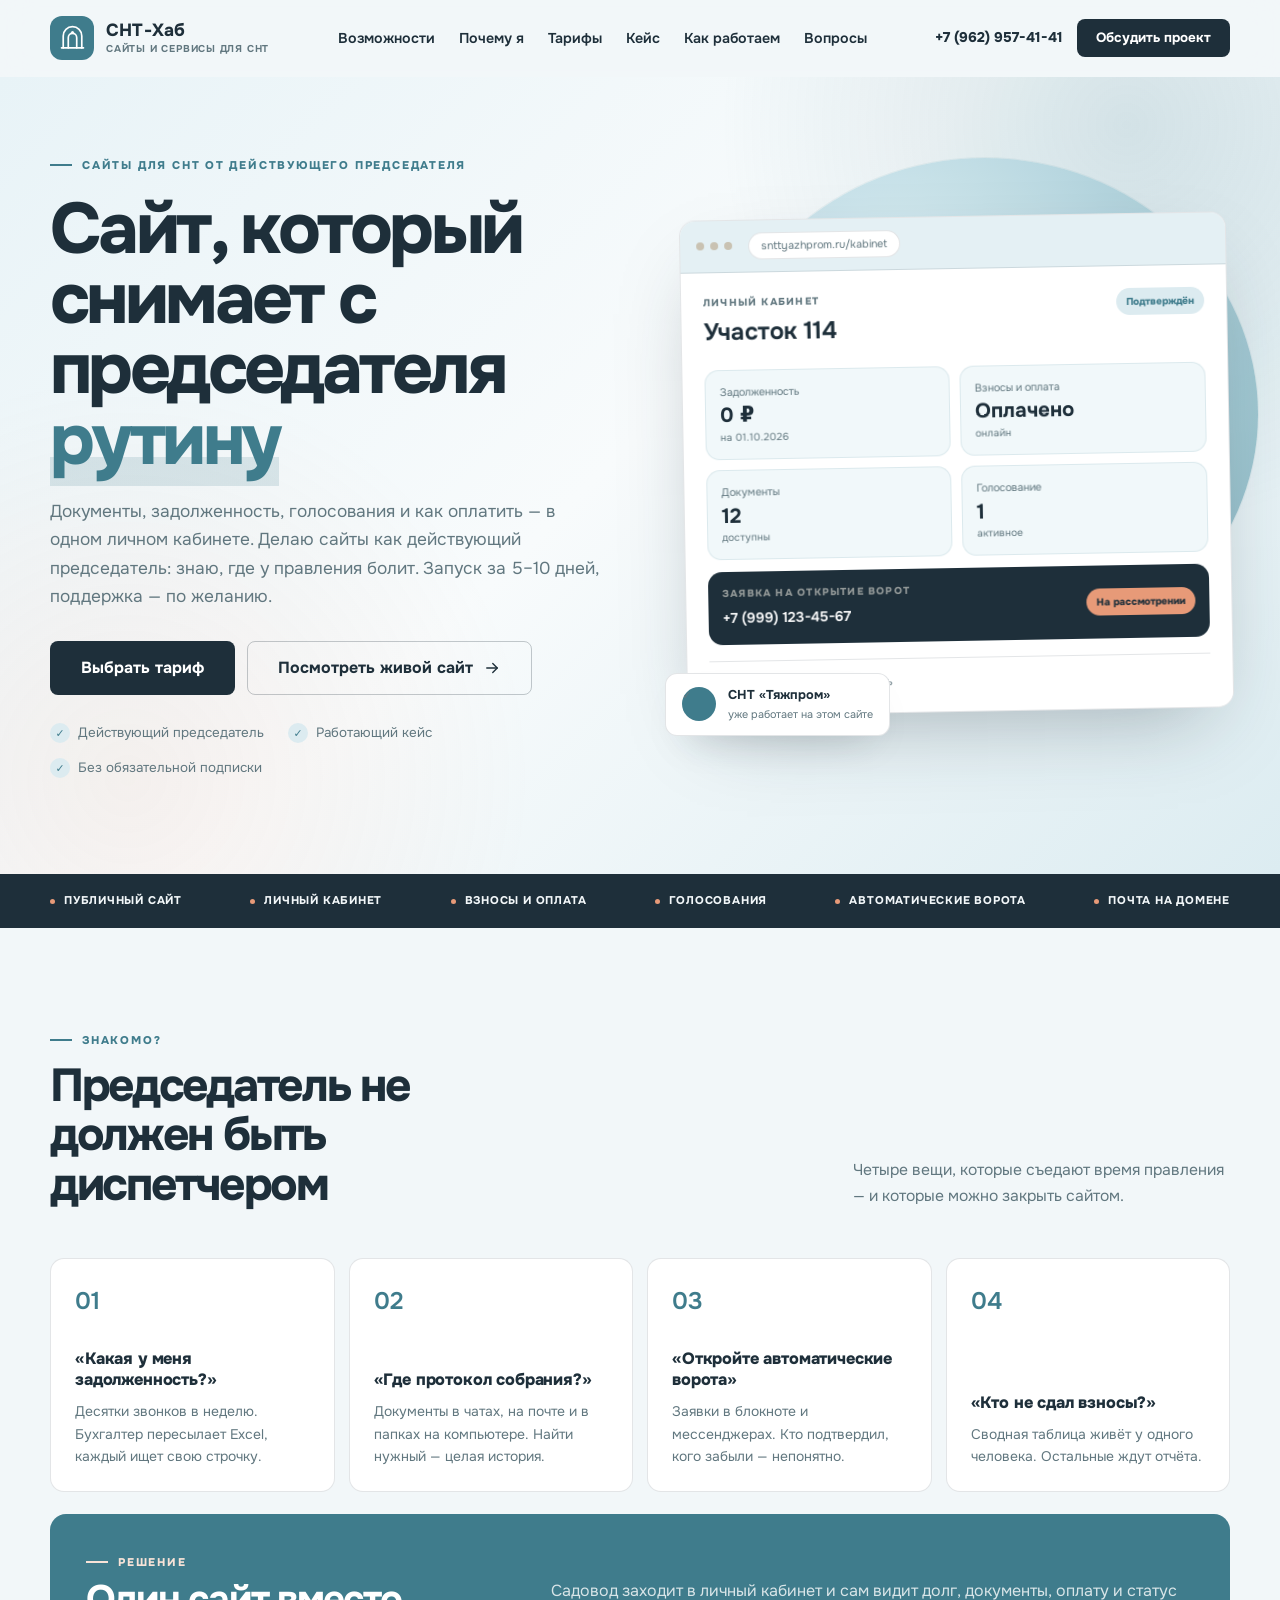
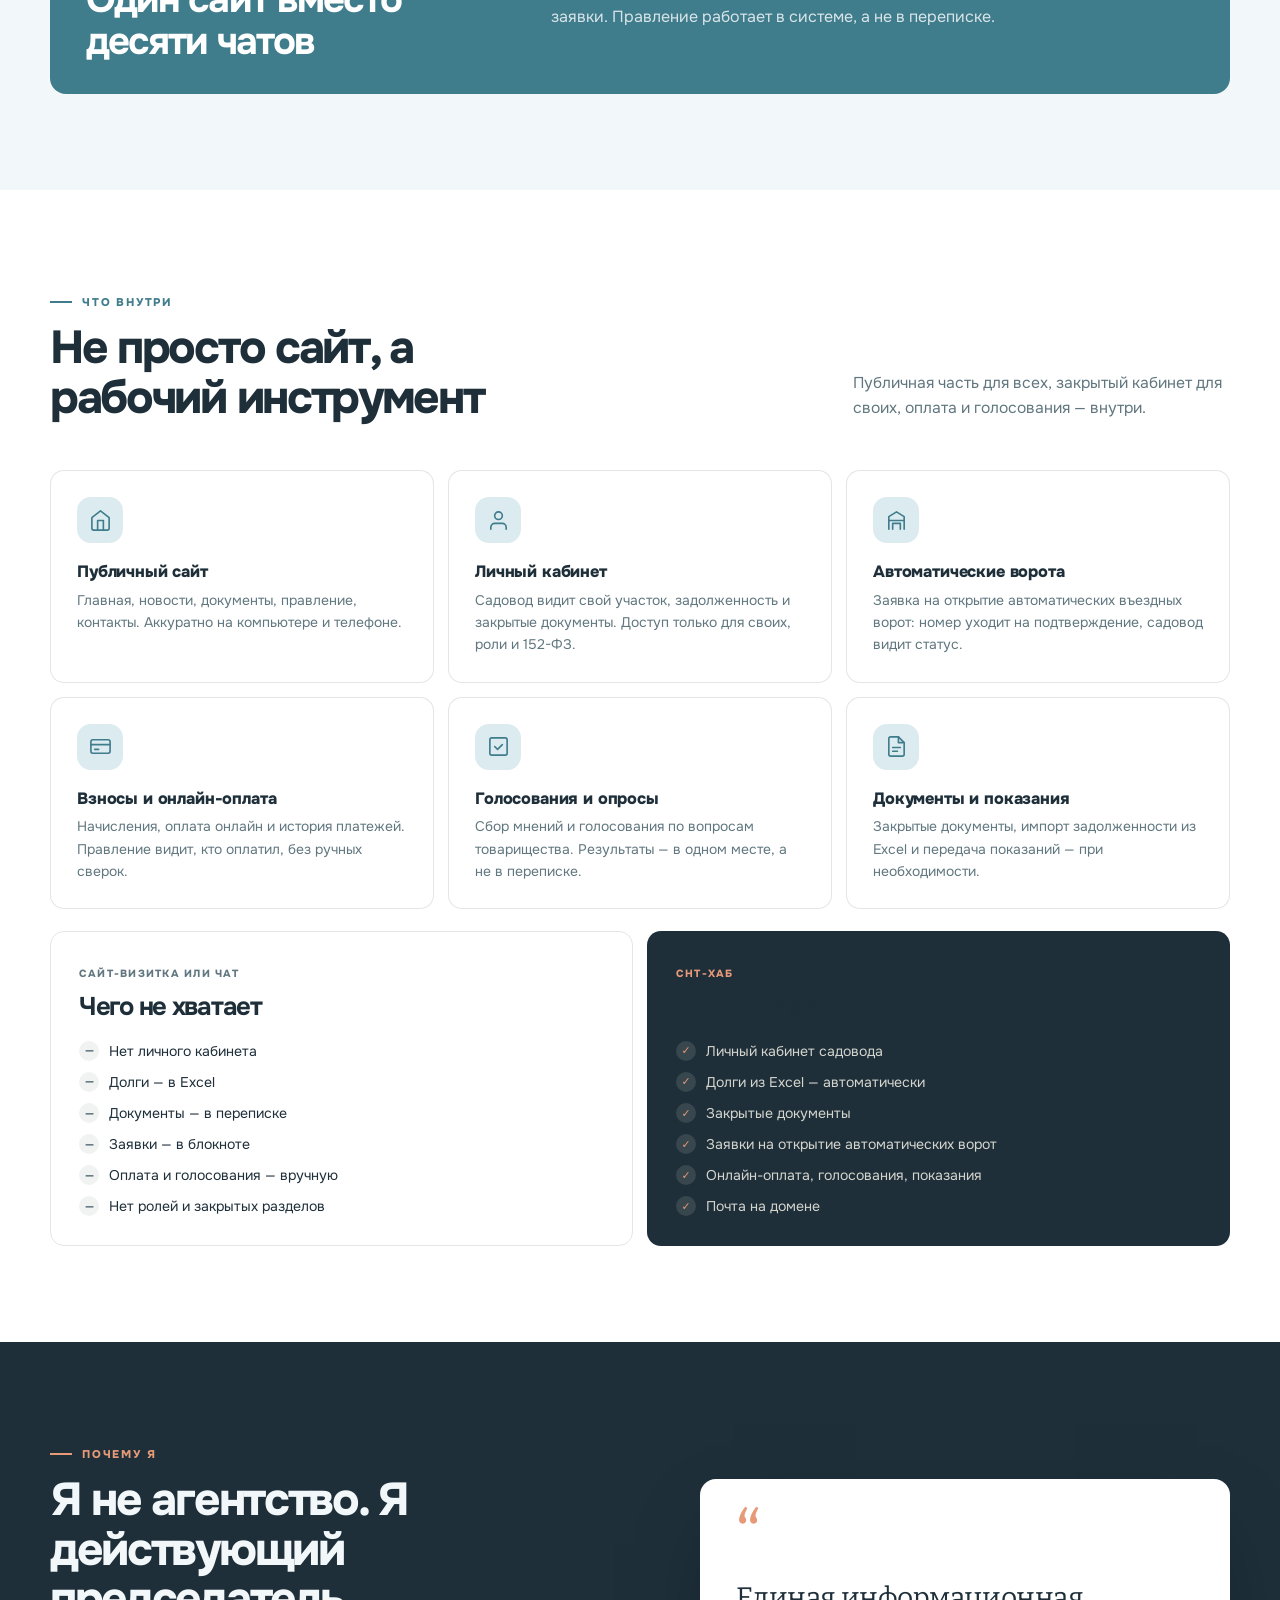
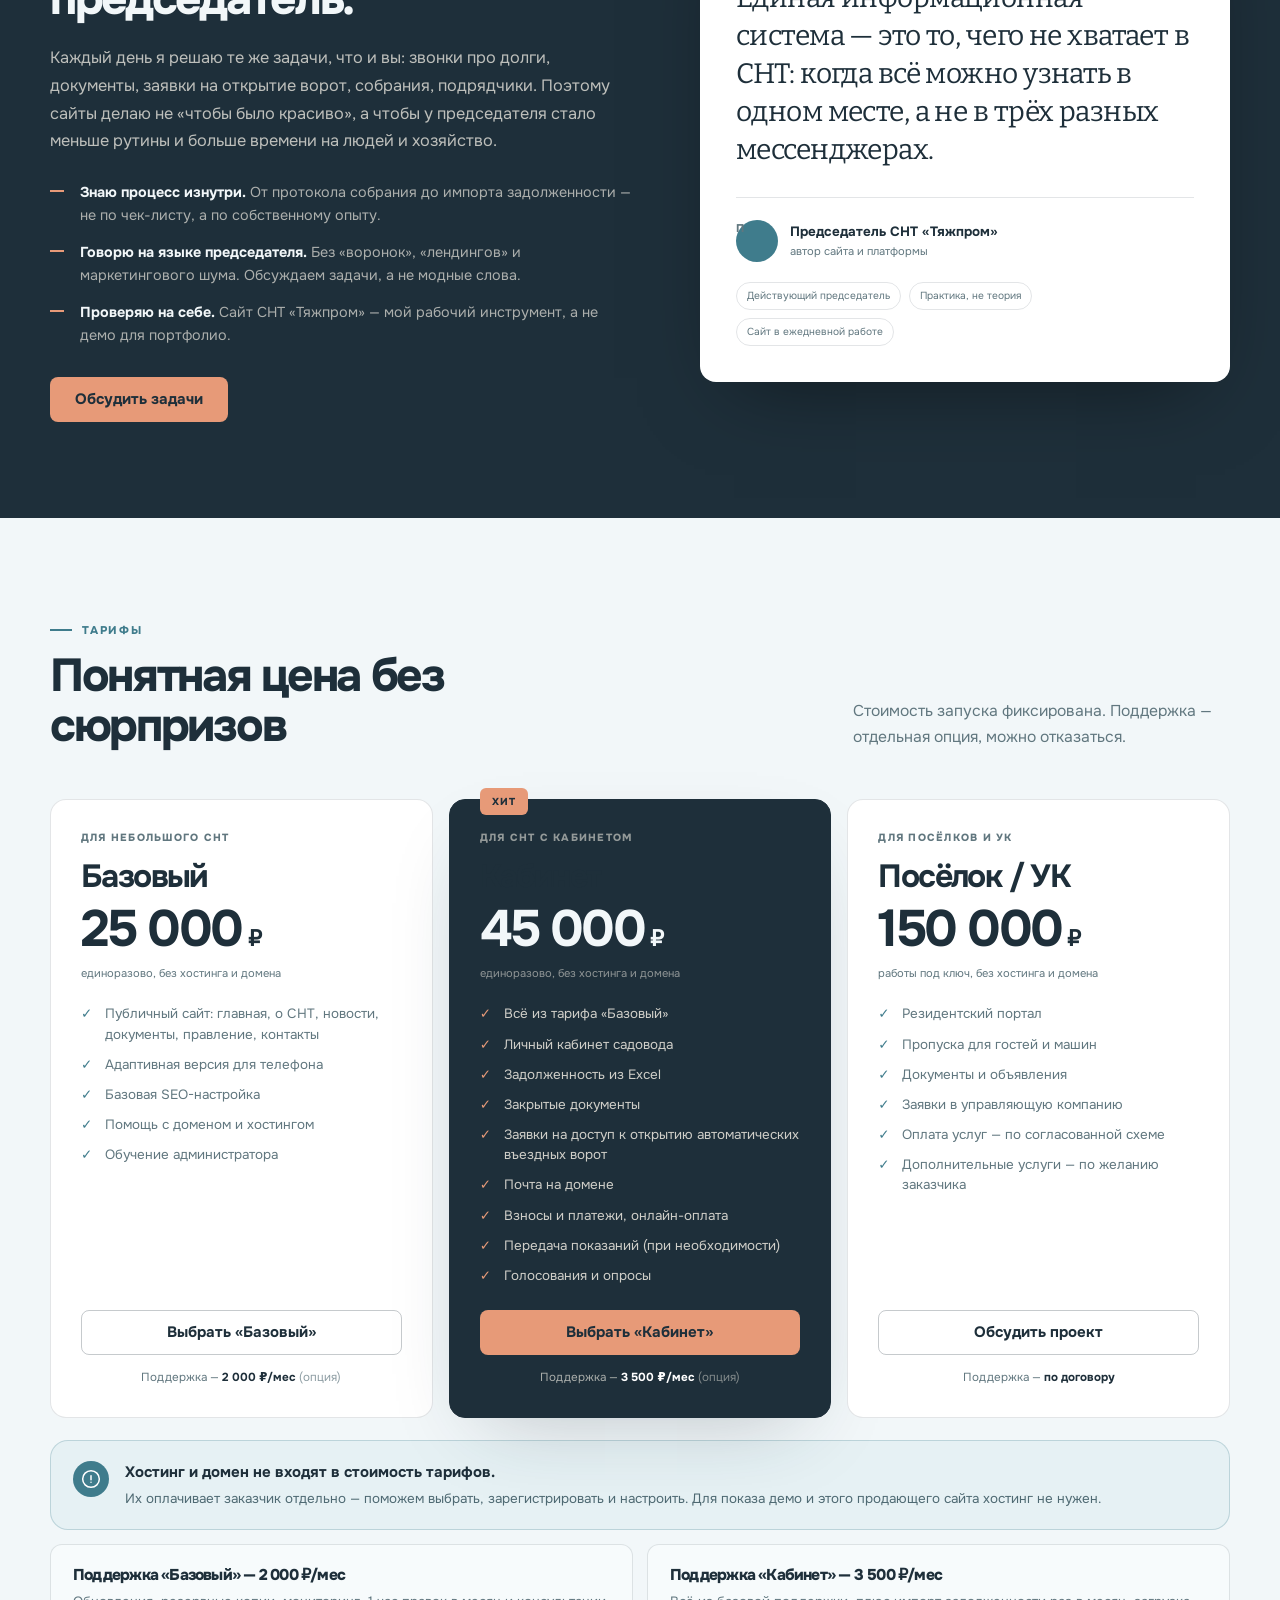
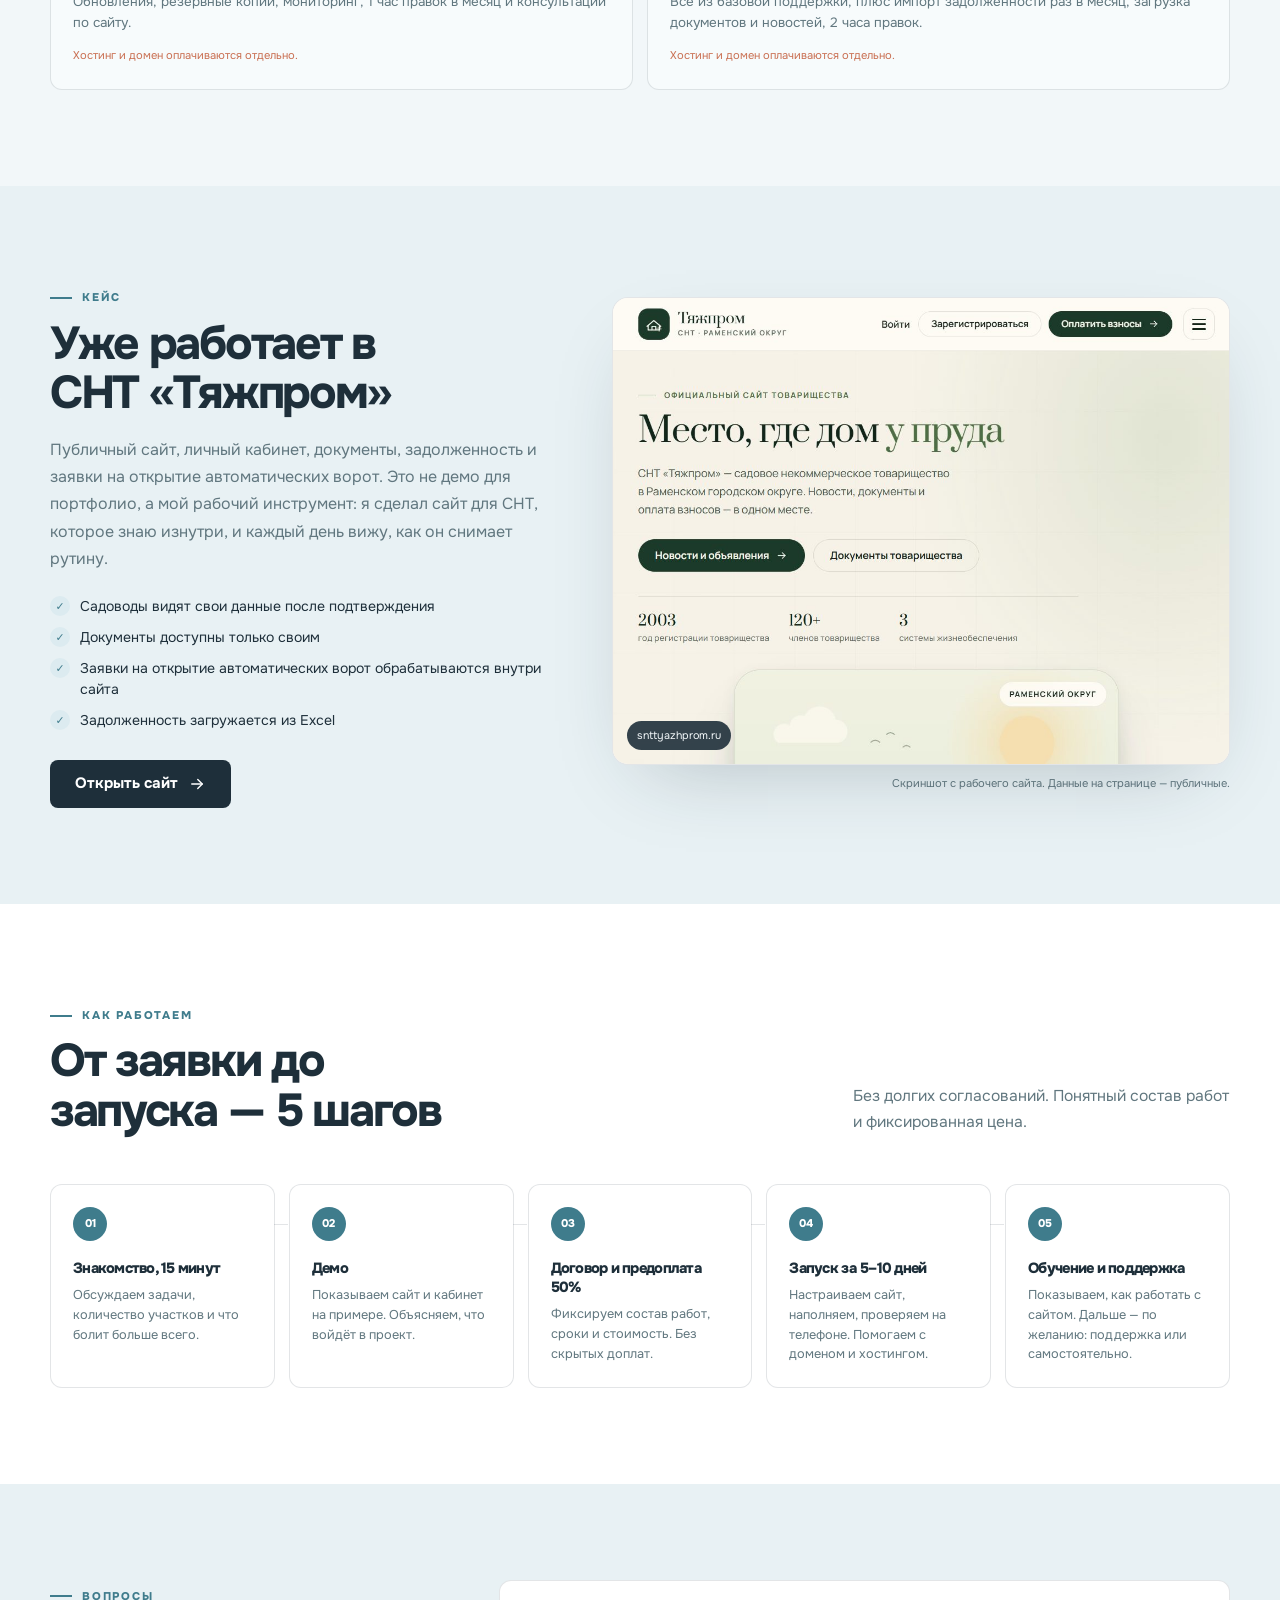
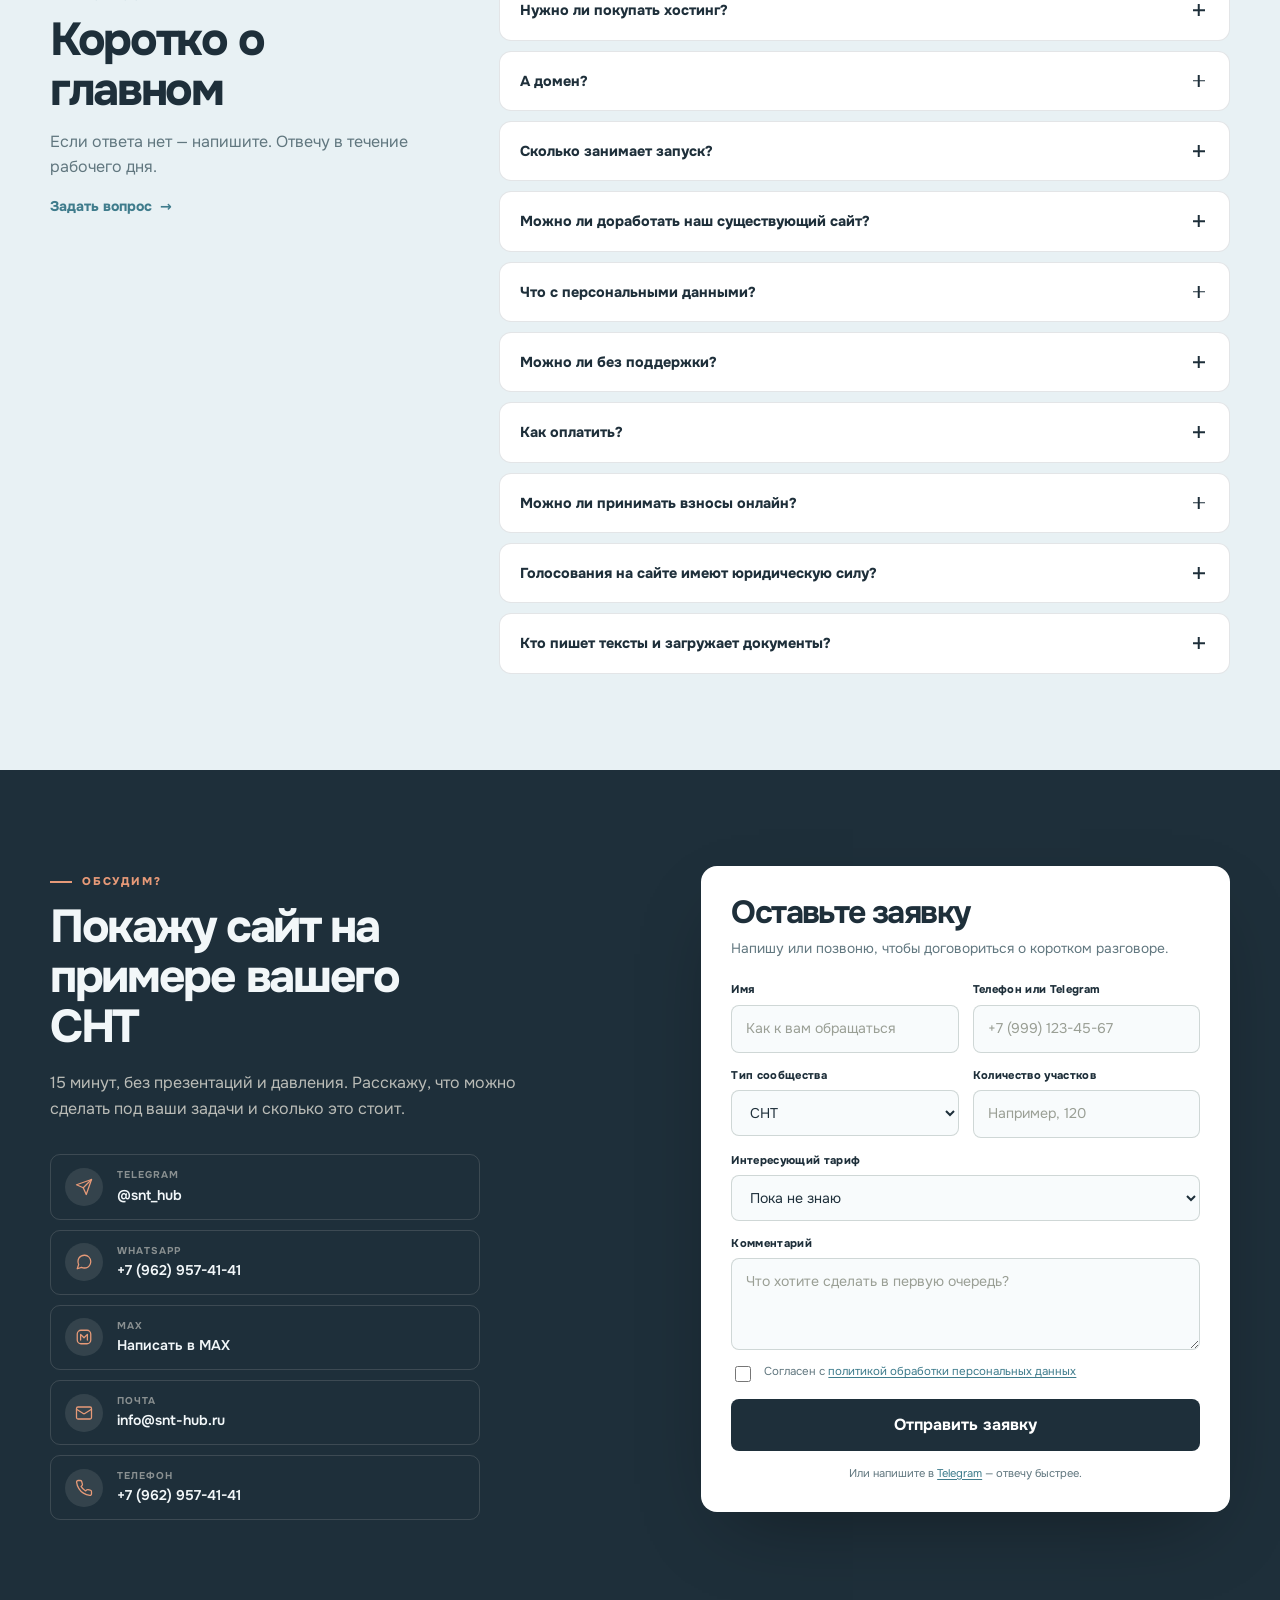
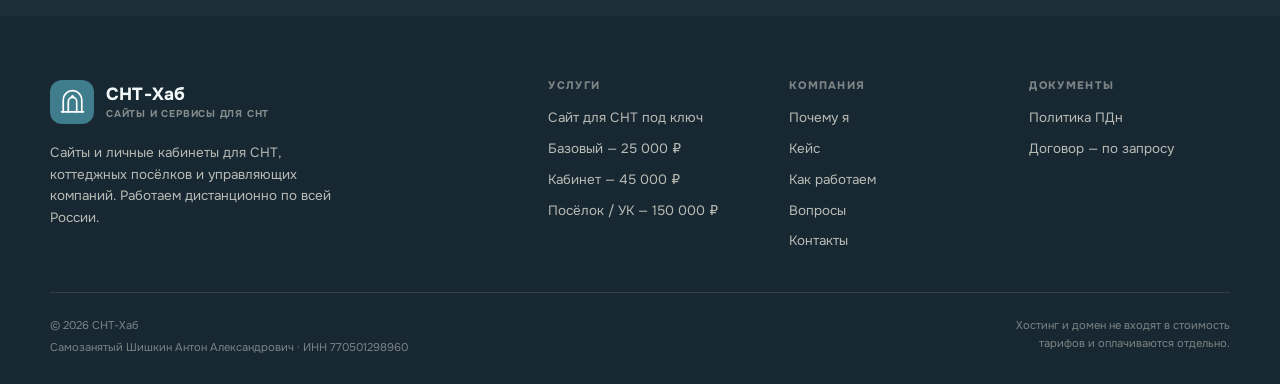
<file: index.html>
<!doctype html>
<html lang="ru">
<head>
  <meta charset="utf-8">
  <!-- Yandex.Metrika counter -->
  <script type="text/javascript">
    (function(m,e,t,r,i,k,a){
        m[i]=m[i]||function(){(m[i].a=m[i].a||[]).push(arguments)};
        m[i].l=1*new Date();
        for (var j = 0; j < document.scripts.length; j++) {if (document.scripts[j].src === r) { return; }}
        k=e.createElement(t),a=e.getElementsByTagName(t)[0],k.async=1,k.src=r,a.parentNode.insertBefore(k,a)
    })(window, document,'script','https://mc.yandex.ru/metrika/tag.js?id=113951839', 'ym');

    ym(113951839, 'init', {ssr:true, webvisor:true, clickmap:true, ecommerce:"dataLayer", referrer: document.referrer, url: location.href, accurateTrackBounce:true, trackLinks:true});
  </script>
  <noscript><div><img src="https://mc.yandex.ru/watch/113951839" style="position:absolute; left:-9999px;" alt="" /></div></noscript>
  <!-- /Yandex.Metrika counter -->
  <meta name="viewport" content="width=device-width, initial-scale=1">
  <meta name="theme-color" content="#3f7c8c">
  <title>Сайт для СНТ под ключ — личный кабинет и оплата взносов | СНТ-Хаб</title>
  <meta name="description" content="Сайт для СНТ и коттеджных посёлков: личный кабинет садовода, документы, задолженность из Excel, онлайн-оплата взносов. От 25 000 ₽, запуск за 5–10 дней.">
  <link rel="canonical" href="https://snt-hub.ru/">
  <meta property="og:type" content="website">
  <meta property="og:locale" content="ru_RU">
  <meta property="og:site_name" content="СНТ-Хаб">
  <meta property="og:title" content="Сайт для СНТ, который снимает с председателя рутину">
  <meta property="og:description" content="Личный кабинет садовода, документы, задолженность из Excel и онлайн-оплата взносов. От 25 000 ₽, запуск за 5–10 дней.">
  <meta property="og:url" content="https://snt-hub.ru/">
  <meta property="og:image" content="https://snt-hub.ru/assets/case-snttyazhprom.jpg">
  <link rel="icon" href="assets/favicon.svg" type="image/svg+xml">
  <link rel="stylesheet" href="styles.css">
  <script>document.documentElement.classList.add('js');</script>
  <script type="application/ld+json">
  {
    "@context": "https://schema.org",
    "@type": "ProfessionalService",
    "name": "СНТ-Хаб",
    "description": "Разработка сайтов и личных кабинетов для СНТ, коттеджных посёлков и управляющих компаний.",
    "url": "https://snt-hub.ru/",
    "telephone": "+7 (962) 957-41-41",
    "email": "info@snt-hub.ru",
    "image": "https://snt-hub.ru/assets/case-snttyazhprom.jpg",
    "logo": "https://snt-hub.ru/assets/favicon.svg",
    "sameAs": ["https://t.me/Ant_Shishk"],
    "contactPoint": {
      "@type": "ContactPoint",
      "telephone": "+7 (962) 957-41-41",
      "email": "info@snt-hub.ru",
      "contactType": "customer service",
      "availableLanguage": "Russian"
    },
    "areaServed": "Россия",
    "priceRange": "25000–150000 ₽",
    "makesOffer": [
      { "@type": "Offer", "name": "Базовый сайт для СНТ", "price": "25000", "priceCurrency": "RUB" },
      { "@type": "Offer", "name": "Сайт для СНТ с личным кабинетом", "price": "45000", "priceCurrency": "RUB" },
      { "@type": "Offer", "name": "Портал для коттеджного посёлка или УК", "price": "150000", "priceCurrency": "RUB" }
    ]
  }
  </script>
  <script type="application/ld+json">
  {
    "@context": "https://schema.org",
    "@type": "FAQPage",
    "mainEntity": [
      {
        "@type": "Question",
        "name": "Нужно ли покупать хостинг?",
        "acceptedAnswer": {
          "@type": "Answer",
          "text": "Для этого продающего сайта — нет. Он статический: его можно разместить бесплатно или открыть локально. Для сайта СНТ с PHP и базой данных хостинг нужен. В стоимость тарифов он не входит: оплачивается отдельно, на аккаунт заказчика. Поможем выбрать и настроить."
        }
      },
      {
        "@type": "Question",
        "name": "А домен?",
        "acceptedAnswer": {
          "@type": "Answer",
          "text": "Домен тоже оплачивается отдельно. Для первого запуска можно взять недорогой .ru или .рф . Если домен уже есть — используем его."
        }
      },
      {
        "@type": "Question",
        "name": "Сколько занимает запуск?",
        "acceptedAnswer": {
          "@type": "Answer",
          "text": "«Базовый» — 5–7 дней, «Кабинет» — 7–10 дней после получения материалов. Срок зависит от наполнения и скорости согласований."
        }
      },
      {
        "@type": "Question",
        "name": "Можно ли доработать наш существующий сайт?",
        "acceptedAnswer": {
          "@type": "Answer",
          "text": "Да. Сначала аудит: покажем, что можно сохранить, что переделать и сколько это стоит. Иногда дешевле сделать новый сайт на готовой платформе."
        }
      },
      {
        "@type": "Question",
        "name": "Что с персональными данными?",
        "acceptedAnswer": {
          "@type": "Answer",
          "text": "Закрытые разделы, роли, согласия и политика ПДн. Хостинг — в России. Для сайтов СНТ готовим пакет документов по 152-ФЗ."
        }
      },
      {
        "@type": "Question",
        "name": "Можно ли без поддержки?",
        "acceptedAnswer": {
          "@type": "Answer",
          "text": "Да. Сайт передаётся вам, доступы остаются у вас. Поддержка — опция, а не обязательное условие."
        }
      },
      {
        "@type": "Question",
        "name": "Как оплатить?",
        "acceptedAnswer": {
          "@type": "Answer",
          "text": "По договору, на расчётный счёт. 50% предоплата, 50% после сдачи. Работаем с юрлицами и ИП."
        }
      },
      {
        "@type": "Question",
        "name": "Можно ли принимать взносы онлайн?",
        "acceptedAnswer": {
          "@type": "Answer",
          "text": "Да, подключаем онлайн-оплату взносов. Схему — банк, эквайринг, комиссию — согласуем отдельно под вашу форму и юридическое лицо."
        }
      },
      {
        "@type": "Question",
        "name": "Голосования на сайте имеют юридическую силу?",
        "acceptedAnswer": {
          "@type": "Answer",
          "text": "Сайт помогает проводить опросы и собирать мнения. Юридически значимые решения оформляются по уставу и закону; при необходимости интегрируем сертифицированную платформу."
        }
      },
      {
        "@type": "Question",
        "name": "Кто пишет тексты и загружает документы?",
        "acceptedAnswer": {
          "@type": "Answer",
          "text": "Можем сделать сами как допуслугу, можем обучить вашего администратора. В поддержку «Кабинет» уже входит загрузка документов и новостей."
        }
      }
    ]
  }
  </script>
</head>
<body>
  <a class="skip-link" href="#main">Перейти к содержанию</a>

  <header class="site-header" data-header>
    <div class="container header__inner">
      <a class="brand" href="#top" aria-label="СНТ-Хаб — на главную">
        <span class="brand__mark" aria-hidden="true">
          <svg viewBox="0 0 32 32" fill="none">
            <path d="M5 27V13a11 11 0 0 1 22 0v14" stroke="currentColor" stroke-width="2" stroke-linecap="round" stroke-linejoin="round"/>
            <path d="M11 27V15a5 5 0 0 1 10 0v12" stroke="currentColor" stroke-width="2" stroke-linecap="round" stroke-linejoin="round"/>
            <path d="M3 27h26" stroke="currentColor" stroke-width="2" stroke-linecap="round"/>
            <circle cx="16" cy="9" r="1.8" fill="currentColor"/>
          </svg>
        </span>
        <span class="brand__text">
          <strong>СНТ-Хаб</strong>
          <small>сайты и сервисы для СНТ</small>
        </span>
      </a>

      <nav class="nav" id="nav" aria-label="Основная навигация">
        <a href="#features">Возможности</a>
        <a href="#about">Почему я</a>
        <a href="#tariffs">Тарифы</a>
        <a href="#case">Кейс</a>
        <a href="#steps">Как работаем</a>
        <a href="#faq">Вопросы</a>
        <a class="btn btn--primary nav__cta" href="#contact">Обсудить проект</a>
      </nav>

      <div class="header__actions">
        <a class="header__phone" href="tel:+79629574141">+7 (962) 957-41-41</a>
        <a class="btn btn--primary btn--sm" href="#contact">Обсудить проект</a>
        <button class="nav-toggle" type="button" aria-label="Открыть меню" aria-expanded="false" aria-controls="nav" data-nav-toggle>
          <span></span><span></span><span></span>
        </button>
      </div>
    </div>
  </header>

  <main id="main">
    <section class="hero" id="top">
      <div class="container hero__grid">
        <div class="hero__copy" data-reveal>
          <span class="eyebrow">Сайты для СНТ от действующего председателя</span>
          <h1>Сайт, который снимает с председателя <em>рутину</em></h1>
          <p class="lead">Документы, задолженность, голосования и как оплатить — в одном личном кабинете. Делаю сайты как действующий председатель: знаю, где у правления болит. Запуск за 5–10 дней, поддержка — по желанию.</p>
          <div class="hero__actions">
            <a class="btn btn--primary btn--lg" href="#tariffs">Выбрать тариф</a>
            <a class="btn btn--outline btn--lg" href="https://snttyazhprom.ru/" target="_blank" rel="noopener">
              Посмотреть живой сайт
              <svg class="icon" viewBox="0 0 24 24" aria-hidden="true"><path d="M5 12h14"/><path d="m13 6 6 6-6 6"/></svg>
            </a>
          </div>
          <ul class="hero__points">
            <li><span aria-hidden="true">✓</span> Действующий председатель</li>
            <li><span aria-hidden="true">✓</span> Работающий кейс</li>
            <li><span aria-hidden="true">✓</span> Без обязательной подписки</li>
          </ul>
        </div>

        <div class="hero__visual" data-reveal>
          <div class="browser-card" role="img" aria-label="Пример личного кабинета садовода: задолженность 0 рублей, взносы оплачены онлайн, 12 документов, активное голосование и заявка на открытие автоматических ворот на рассмотрении">
            <div class="browser-card__bar" aria-hidden="true">
              <span></span><span></span><span></span>
              <span class="browser-card__url">snttyazhprom.ru/kabinet</span>
            </div>
            <div class="cabinet">
              <div class="cabinet__head">
                <div>
                  <span class="cabinet__label">Личный кабинет</span>
                  <strong>Участок 114</strong>
                </div>
                <span class="badge badge--green">Подтверждён</span>
              </div>
              <div class="cabinet__grid">
                <div class="metric">
                  <span>Задолженность</span>
                  <strong>0 ₽</strong>
                  <small>на 01.10.2026</small>
                </div>
                <div class="metric">
                  <span>Взносы и оплата</span>
                  <strong>Оплачено</strong>
                  <small>онлайн</small>
                </div>
                <div class="metric">
                  <span>Документы</span>
                  <strong>12</strong>
                  <small>доступны</small>
                </div>
                <div class="metric">
                  <span>Голосование</span>
                  <strong>1</strong>
                  <small>активное</small>
                </div>
              </div>
              <div class="cabinet__request">
                <div>
                  <span class="cabinet__label">Заявка на открытие ворот</span>
                  <strong>+7 (999) 123-45-67</strong>
                </div>
                <span class="badge badge--amber">На рассмотрении</span>
              </div>
              <div class="cabinet__footer">
                <span>Документы</span>
                <span>Оплата</span>
                <span>Профиль</span>
              </div>
            </div>
          </div>
          <div class="hero__float">
            <span class="hero__float-icon" aria-hidden="true">✓</span>
            <div>
              <strong>СНТ «Тяжпром»</strong>
              <span>уже работает на этом сайте</span>
            </div>
          </div>
        </div>
      </div>
    </section>

    <div class="trust-bar">
      <div class="container trust-bar__inner">
        <span>Публичный сайт</span>
        <span>Личный кабинет</span>
        <span>Взносы и оплата</span>
        <span>Голосования</span>
        <span>Автоматические ворота</span>
        <span>Почта на домене</span>
      </div>
    </div>

    <section class="section" id="problems">
      <div class="container">
        <div class="section-head">
          <div data-reveal>
            <span class="eyebrow">Знакомо?</span>
            <h2>Председатель не должен быть диспетчером</h2>
          </div>
          <p data-reveal>Четыре вещи, которые съедают время правления — и которые можно закрыть сайтом.</p>
        </div>

        <div class="problem-grid">
          <article class="problem-card" data-reveal>
            <span class="problem-card__num">01</span>
            <h3>«Какая у меня задолженность?»</h3>
            <p>Десятки звонков в неделю. Бухгалтер пересылает Excel, каждый ищет свою строчку.</p>
          </article>
          <article class="problem-card" data-reveal>
            <span class="problem-card__num">02</span>
            <h3>«Где протокол собрания?»</h3>
            <p>Документы в чатах, на почте и в папках на компьютере. Найти нужный — целая история.</p>
          </article>
          <article class="problem-card" data-reveal>
            <span class="problem-card__num">03</span>
            <h3>«Откройте автоматические ворота»</h3>
            <p>Заявки в блокноте и мессенджерах. Кто подтвердил, кого забыли — непонятно.</p>
          </article>
          <article class="problem-card" data-reveal>
            <span class="problem-card__num">04</span>
            <h3>«Кто не сдал взносы?»</h3>
            <p>Сводная таблица живёт у одного человека. Остальные ждут отчёта.</p>
          </article>
        </div>

        <div class="solution-band" data-reveal>
          <div>
            <span class="eyebrow eyebrow--light">Решение</span>
            <h3>Один сайт вместо десяти чатов</h3>
          </div>
          <p>Садовод заходит в личный кабинет и сам видит долг, документы, оплату и статус заявки. Правление работает в системе, а не в переписке.</p>
        </div>
      </div>
    </section>

    <section class="section section--paper" id="features">
      <div class="container">
        <div class="section-head">
          <div data-reveal>
            <span class="eyebrow">Что внутри</span>
            <h2>Не просто сайт, а рабочий инструмент</h2>
          </div>
          <p data-reveal>Публичная часть для всех, закрытый кабинет для своих, оплата и голосования — внутри.</p>
        </div>

        <div class="feature-grid">
          <article class="feature-card" data-reveal>
            <span class="feature-card__icon" aria-hidden="true">
              <svg viewBox="0 0 24 24"><path d="m3 9 9-7 9 7v11a2 2 0 0 1-2 2H5a2 2 0 0 1-2-2z"/><path d="M9 22V12h6v10"/></svg>
            </span>
            <h3>Публичный сайт</h3>
            <p>Главная, новости, документы, правление, контакты. Аккуратно на компьютере и телефоне.</p>
          </article>
          <article class="feature-card" data-reveal>
            <span class="feature-card__icon" aria-hidden="true">
              <svg viewBox="0 0 24 24"><path d="M20 21v-2a4 4 0 0 0-4-4H8a4 4 0 0 0-4 4v2"/><circle cx="12" cy="7" r="4"/></svg>
            </span>
            <h3>Личный кабинет</h3>
            <p>Садовод видит свой участок, задолженность и закрытые документы. Доступ только для своих, роли и 152-ФЗ.</p>
          </article>
          <article class="feature-card" data-reveal>
            <span class="feature-card__icon" aria-hidden="true">
              <svg viewBox="0 0 24 24"><path d="M4 21V8l8-5 8 5v13"/><path d="M4 12h16"/><path d="M8 21v-6h8v6"/></svg>
            </span>
            <h3>Автоматические ворота</h3>
            <p>Заявка на открытие автоматических въездных ворот: номер уходит на подтверждение, садовод видит статус.</p>
          </article>
          <article class="feature-card" data-reveal>
            <span class="feature-card__icon" aria-hidden="true">
              <svg viewBox="0 0 24 24"><rect x="2" y="5" width="20" height="14" rx="2"/><path d="M2 10h20"/><path d="M6 15h4"/></svg>
            </span>
            <h3>Взносы и онлайн-оплата</h3>
            <p>Начисления, оплата онлайн и история платежей. Правление видит, кто оплатил, без ручных сверок.</p>
          </article>
          <article class="feature-card" data-reveal>
            <span class="feature-card__icon" aria-hidden="true">
              <svg viewBox="0 0 24 24"><rect x="3" y="3" width="18" height="18" rx="2"/><path d="m8 12 3 3 5-5"/></svg>
            </span>
            <h3>Голосования и опросы</h3>
            <p>Сбор мнений и голосования по вопросам товарищества. Результаты — в одном месте, а не в переписке.</p>
          </article>
          <article class="feature-card" data-reveal>
            <span class="feature-card__icon" aria-hidden="true">
              <svg viewBox="0 0 24 24"><path d="M14 2H6a2 2 0 0 0-2 2v16a2 2 0 0 0 2 2h12a2 2 0 0 0 2-2V8z"/><path d="M14 2v6h6"/><path d="M8 13h8"/><path d="M8 17h5"/></svg>
            </span>
            <h3>Документы и показания</h3>
            <p>Закрытые документы, импорт задолженности из Excel и передача показаний — при необходимости.</p>
          </article>
        </div>

        <div class="compare" data-reveal>
          <div class="compare__col compare__col--muted">
            <span class="compare__label">Сайт-визитка или чат</span>
            <h3>Чего не хватает</h3>
            <ul>
              <li><span aria-hidden="true">—</span> Нет личного кабинета</li>
              <li><span aria-hidden="true">—</span> Долги — в Excel</li>
              <li><span aria-hidden="true">—</span> Документы — в переписке</li>
              <li><span aria-hidden="true">—</span> Заявки — в блокноте</li>
              <li><span aria-hidden="true">—</span> Оплата и голосования — вручную</li>
              <li><span aria-hidden="true">—</span> Нет ролей и закрытых разделов</li>
            </ul>
          </div>
          <div class="compare__col compare__col--accent">
            <span class="compare__label">СНТ-Хаб</span>
            <h3>Что получаете</h3>
            <ul>
              <li><span aria-hidden="true">✓</span> Личный кабинет садовода</li>
              <li><span aria-hidden="true">✓</span> Долги из Excel — автоматически</li>
              <li><span aria-hidden="true">✓</span> Закрытые документы</li>
              <li><span aria-hidden="true">✓</span> Заявки на открытие автоматических ворот</li>
              <li><span aria-hidden="true">✓</span> Онлайн-оплата, голосования, показания</li>
              <li><span aria-hidden="true">✓</span> Почта на домене</li>
            </ul>
          </div>
        </div>
      </div>
    </section>

    <section class="section section--dark" id="about">
      <div class="container about__grid">
        <div class="about__copy" data-reveal>
          <span class="eyebrow eyebrow--light">Почему я</span>
          <h2>Я не агентство. Я действующий председатель.</h2>
          <p class="about__lead">Каждый день я решаю те же задачи, что и вы: звонки про долги, документы, заявки на открытие ворот, собрания, подрядчики. Поэтому сайты делаю не «чтобы было красиво», а чтобы у председателя стало меньше рутины и больше времени на людей и хозяйство.</p>
          <ul class="about__list">
            <li><strong>Знаю процесс изнутри.</strong> От протокола собрания до импорта задолженности — не по чек-листу, а по собственному опыту.</li>
            <li><strong>Говорю на языке председателя.</strong> Без «воронок», «лендингов» и маркетингового шума. Обсуждаем задачи, а не модные слова.</li>
            <li><strong>Проверяю на себе.</strong> Сайт СНТ «Тяжпром» — мой рабочий инструмент, а не демо для портфолио.</li>
          </ul>
          <a class="btn btn--accent" href="#contact">Обсудить задачи</a>
        </div>

        <aside class="about__card" data-reveal>
          <span class="about__quote-mark" aria-hidden="true">“</span>
          <blockquote>Единая информационная система — это то, чего не хватает в СНТ: когда всё можно узнать в одном месте, а не в трёх разных мессенджерах.</blockquote>
          <div class="about__signature">
            <span class="about__avatar" aria-hidden="true">П</span>
            <div>
              <strong>Председатель СНТ «Тяжпром»</strong>
              <span>автор сайта и платформы</span>
            </div>
          </div>
          <div class="about__tags">
            <span>Действующий председатель</span>
            <span>Практика, не теория</span>
            <span>Сайт в ежедневной работе</span>
          </div>
        </aside>
      </div>
    </section>

    <section class="section" id="tariffs">
      <div class="container">
        <div class="section-head">
          <div data-reveal>
            <span class="eyebrow">Тарифы</span>
            <h2>Понятная цена без сюрпризов</h2>
          </div>
          <p data-reveal>Стоимость запуска фиксирована. Поддержка — отдельная опция, можно отказаться.</p>
        </div>

        <div class="pricing-grid">
          <article class="price-card" data-reveal>
            <span class="price-card__tag">Для небольшого СНТ</span>
            <h3>Базовый</h3>
            <div class="price"><strong>25 000</strong><span>₽</span></div>
            <p class="price__note">единоразово, без хостинга и домена</p>
            <ul class="price-list">
              <li>Публичный сайт: главная, о СНТ, новости, документы, правление, контакты</li>
              <li>Адаптивная версия для телефона</li>
              <li>Базовая SEO-настройка</li>
              <li>Помощь с доменом и хостингом</li>
              <li>Обучение администратора</li>
            </ul>
            <a class="btn btn--outline btn--full" href="#contact" data-plan="Базовый">Выбрать «Базовый»</a>
            <p class="price-card__support">Поддержка — <strong>2 000 ₽/мес</strong> <span>(опция)</span></p>
          </article>

          <article class="price-card price-card--featured" data-reveal>
            <span class="price-card__badge">Хит</span>
            <span class="price-card__tag">Для СНТ с кабинетом</span>
            <h3>Кабинет</h3>
            <div class="price"><strong>45 000</strong><span>₽</span></div>
            <p class="price__note">единоразово, без хостинга и домена</p>
            <ul class="price-list">
              <li>Всё из тарифа «Базовый»</li>
              <li>Личный кабинет садовода</li>
              <li>Задолженность из Excel</li>
              <li>Закрытые документы</li>
              <li>Заявки на доступ к открытию автоматических въездных ворот</li>
              <li>Почта на домене</li>
              <li>Взносы и платежи, онлайн-оплата</li>
              <li>Передача показаний (при необходимости)</li>
              <li>Голосования и опросы</li>
            </ul>
            <a class="btn btn--accent btn--full" href="#contact" data-plan="Кабинет">Выбрать «Кабинет»</a>
            <p class="price-card__support">Поддержка — <strong>3 500 ₽/мес</strong> <span>(опция)</span></p>
          </article>

          <article class="price-card" data-reveal>
            <span class="price-card__tag">Для посёлков и УК</span>
            <h3>Посёлок / УК</h3>
            <div class="price"><strong>150 000</strong><span>₽</span></div>
            <p class="price__note">работы под ключ, без хостинга и домена</p>
            <ul class="price-list">
              <li>Резидентский портал</li>
              <li>Пропуска для гостей и машин</li>
              <li>Документы и объявления</li>
              <li>Заявки в управляющую компанию</li>
              <li>Оплата услуг — по согласованной схеме</li>
              <li>Дополнительные услуги — по желанию заказчика</li>
            </ul>
            <a class="btn btn--outline btn--full" href="#contact" data-plan="Посёлок / УК">Обсудить проект</a>
            <p class="price-card__support">Поддержка — <strong>по договору</strong></p>
          </article>
        </div>

        <div class="hosting-note" data-reveal>
          <span class="hosting-note__icon" aria-hidden="true">
            <svg viewBox="0 0 24 24"><circle cx="12" cy="12" r="10"/><path d="M12 8v5"/><path d="M12 16h.01"/></svg>
          </span>
          <div>
            <strong>Хостинг и домен не входят в стоимость тарифов.</strong>
            <p>Их оплачивает заказчик отдельно — поможем выбрать, зарегистрировать и настроить. Для показа демо и этого продающего сайта хостинг не нужен.</p>
          </div>
        </div>

        <div class="support-grid">
          <article class="support-card" data-reveal>
            <h3>Поддержка «Базовый» — 2 000 ₽/мес</h3>
            <p>Обновления, резервные копии, мониторинг, 1 час правок в месяц и консультации по сайту.</p>
            <span>Хостинг и домен оплачиваются отдельно.</span>
          </article>
          <article class="support-card" data-reveal>
            <h3>Поддержка «Кабинет» — 3 500 ₽/мес</h3>
            <p>Всё из базовой поддержки, плюс импорт задолженности раз в месяц, загрузка документов и новостей, 2 часа правок.</p>
            <span>Хостинг и домен оплачиваются отдельно.</span>
          </article>
        </div>
      </div>
    </section>

    <section class="section section--cream" id="case">
      <div class="container case__grid">
        <div class="case__copy" data-reveal>
          <span class="eyebrow">Кейс</span>
          <h2>Уже работает в СНТ «Тяжпром»</h2>
          <p>Публичный сайт, личный кабинет, документы, задолженность и заявки на открытие автоматических ворот. Это не демо для портфолио, а мой рабочий инструмент: я сделал сайт для СНТ, которое знаю изнутри, и каждый день вижу, как он снимает рутину.</p>
          <ul class="checklist">
            <li><span aria-hidden="true">✓</span> Садоводы видят свои данные после подтверждения</li>
            <li><span aria-hidden="true">✓</span> Документы доступны только своим</li>
            <li><span aria-hidden="true">✓</span> Заявки на открытие автоматических ворот обрабатываются внутри сайта</li>
            <li><span aria-hidden="true">✓</span> Задолженность загружается из Excel</li>
          </ul>
          <a class="btn btn--primary" href="https://snttyazhprom.ru/" target="_blank" rel="noopener">
            Открыть сайт
            <svg class="icon" viewBox="0 0 24 24" aria-hidden="true"><path d="M5 12h14"/><path d="m13 6 6 6-6 6"/></svg>
          </a>
        </div>
        <div class="case__visual" data-reveal>
          <a class="case__shot" href="https://snttyazhprom.ru/" target="_blank" rel="noopener">
            <img src="assets/case-snttyazhprom.jpg" alt="Скриншот главной страницы сайта СНТ «Тяжпром»" decoding="async">
            <span class="case__shot-overlay">snttyazhprom.ru</span>
          </a>
          <span class="case__caption">Скриншот с рабочего сайта. Данные на странице — публичные.</span>
        </div>
      </div>
    </section>

    <section class="section section--paper" id="steps">
      <div class="container">
        <div class="section-head">
          <div data-reveal>
            <span class="eyebrow">Как работаем</span>
            <h2>От заявки до запуска — 5 шагов</h2>
          </div>
          <p data-reveal>Без долгих согласований. Понятный состав работ и фиксированная цена.</p>
        </div>

        <ol class="steps">
          <li class="step" data-reveal>
            <span class="step__num">01</span>
            <h3>Знакомство, 15 минут</h3>
            <p>Обсуждаем задачи, количество участков и что болит больше всего.</p>
          </li>
          <li class="step" data-reveal>
            <span class="step__num">02</span>
            <h3>Демо</h3>
            <p>Показываем сайт и кабинет на примере. Объясняем, что войдёт в проект.</p>
          </li>
          <li class="step" data-reveal>
            <span class="step__num">03</span>
            <h3>Договор и предоплата 50%</h3>
            <p>Фиксируем состав работ, сроки и стоимость. Без скрытых доплат.</p>
          </li>
          <li class="step" data-reveal>
            <span class="step__num">04</span>
            <h3>Запуск за 5–10 дней</h3>
            <p>Настраиваем сайт, наполняем, проверяем на телефоне. Помогаем с доменом и хостингом.</p>
          </li>
          <li class="step" data-reveal>
            <span class="step__num">05</span>
            <h3>Обучение и поддержка</h3>
            <p>Показываем, как работать с сайтом. Дальше — по желанию: поддержка или самостоятельно.</p>
          </li>
        </ol>
      </div>
    </section>

    <section class="section section--cream" id="faq">
      <div class="container faq-layout">
        <div class="faq-aside" data-reveal>
          <span class="eyebrow">Вопросы</span>
          <h2>Коротко о главном</h2>
          <p>Если ответа нет — напишите. Отвечу в течение рабочего дня.</p>
          <a class="link-arrow" href="#contact">Задать вопрос <span aria-hidden="true">→</span></a>
        </div>

        <div class="accordion" data-reveal>
          <details>
            <summary>Нужно ли покупать хостинг?<span class="accordion__icon" aria-hidden="true"></span></summary>
            <div class="accordion__body">
              <p><strong>Для этого продающего сайта — нет.</strong> Он статический: его можно разместить бесплатно или открыть локально. Для сайта СНТ с PHP и базой данных хостинг нужен. В стоимость тарифов он не входит: оплачивается отдельно, на аккаунт заказчика. Поможем выбрать и настроить.</p>
            </div>
          </details>
          <details>
            <summary>А домен?<span class="accordion__icon" aria-hidden="true"></span></summary>
            <div class="accordion__body">
              <p>Домен тоже оплачивается отдельно. Для первого запуска можно взять недорогой <code>.ru</code> или <code>.рф</code>. Если домен уже есть — используем его.</p>
            </div>
          </details>
          <details>
            <summary>Сколько занимает запуск?<span class="accordion__icon" aria-hidden="true"></span></summary>
            <div class="accordion__body">
              <p>«Базовый» — 5–7 дней, «Кабинет» — 7–10 дней после получения материалов. Срок зависит от наполнения и скорости согласований.</p>
            </div>
          </details>
          <details>
            <summary>Можно ли доработать наш существующий сайт?<span class="accordion__icon" aria-hidden="true"></span></summary>
            <div class="accordion__body">
              <p>Да. Сначала аудит: покажем, что можно сохранить, что переделать и сколько это стоит. Иногда дешевле сделать новый сайт на готовой платформе.</p>
            </div>
          </details>
          <details>
            <summary>Что с персональными данными?<span class="accordion__icon" aria-hidden="true"></span></summary>
            <div class="accordion__body">
              <p>Закрытые разделы, роли, согласия и политика ПДн. Хостинг — в России. Для сайтов СНТ готовим пакет документов по 152-ФЗ.</p>
            </div>
          </details>
          <details>
            <summary>Можно ли без поддержки?<span class="accordion__icon" aria-hidden="true"></span></summary>
            <div class="accordion__body">
              <p>Да. Сайт передаётся вам, доступы остаются у вас. Поддержка — опция, а не обязательное условие.</p>
            </div>
          </details>
          <details>
            <summary>Как оплатить?<span class="accordion__icon" aria-hidden="true"></span></summary>
            <div class="accordion__body">
              <p>По договору, на расчётный счёт. 50% предоплата, 50% после сдачи. Работаем с юрлицами и ИП.</p>
            </div>
          </details>
          <details>
            <summary>Можно ли принимать взносы онлайн?<span class="accordion__icon" aria-hidden="true"></span></summary>
            <div class="accordion__body">
              <p>Да, подключаем онлайн-оплату взносов. Схему — банк, эквайринг, комиссию — согласуем отдельно под вашу форму и юридическое лицо.</p>
            </div>
          </details>
          <details>
            <summary>Голосования на сайте имеют юридическую силу?<span class="accordion__icon" aria-hidden="true"></span></summary>
            <div class="accordion__body">
              <p>Сайт помогает проводить опросы и собирать мнения. Юридически значимые решения оформляются по уставу и закону; при необходимости интегрируем сертифицированную платформу.</p>
            </div>
          </details>
          <details>
            <summary>Кто пишет тексты и загружает документы?<span class="accordion__icon" aria-hidden="true"></span></summary>
            <div class="accordion__body">
              <p>Можем сделать сами как допуслугу, можем обучить вашего администратора. В поддержку «Кабинет» уже входит загрузка документов и новостей.</p>
            </div>
          </details>
        </div>
      </div>
    </section>

    <section class="section section--dark" id="contact">
      <div class="container contact__grid">
        <div class="contact__copy" data-reveal>
          <span class="eyebrow eyebrow--light">Обсудим?</span>
          <h2>Покажу сайт на примере вашего СНТ</h2>
          <p>15 минут, без презентаций и давления. Расскажу, что можно сделать под ваши задачи и сколько это стоит.</p>

          <div class="contact-links">
            <a href="https://t.me/Ant_Shishk" target="_blank" rel="noopener">
              <span class="contact-links__icon" aria-hidden="true">
                <svg viewBox="0 0 24 24"><path d="m22 2-7 20-4-9-9-4Z"/><path d="M22 2 11 13"/></svg>
              </span>
              <span><small>Telegram</small><strong>@snt_hub</strong></span>
            </a>
            <a href="https://wa.me/79629574141" target="_blank" rel="noopener">
              <span class="contact-links__icon" aria-hidden="true">
                <svg viewBox="0 0 24 24"><path d="M21 11.5a8.38 8.38 0 0 1-.9 3.8 8.5 8.5 0 0 1-7.6 4.7 8.38 8.38 0 0 1-3.8-.9L3 21l1.9-5.7a8.38 8.38 0 0 1-.9-3.8 8.5 8.5 0 0 1 4.7-7.6 8.38 8.38 0 0 1 3.8-.9h.5a8.48 8.48 0 0 1 8 8v.5z"/></svg>
              </span>
              <span><small>WhatsApp</small><strong>+7 (962) 957-41-41</strong></span>
            </a>
            <a href="https://max.ru/u/f9LHodD0cOKhrMgB7TqAQbnVKpL1FBEVeNh7BCSqJ2XtUev40Wmx7AJauww" target="_blank" rel="noopener">
              <span class="contact-links__icon" aria-hidden="true">
                <svg viewBox="0 0 24 24"><rect x="3" y="3" width="18" height="18" rx="5"/><path d="M7.5 16V8.5l4.5 4.5 4.5-4.5V16"/></svg>
              </span>
              <span><small>MAX</small><strong>Написать в MAX</strong></span>
            </a>
            <a href="mailto:2282022@bk.ru">
              <span class="contact-links__icon" aria-hidden="true">
                <svg viewBox="0 0 24 24"><rect x="2" y="4" width="20" height="16" rx="2"/><path d="m22 7-8.97 5.7a1.94 1.94 0 0 1-2.06 0L2 7"/></svg>
              </span>
              <span><small>Почта</small><strong>info@snt-hub.ru</strong></span>
            </a>
            <a href="tel:+79629574141">
              <span class="contact-links__icon" aria-hidden="true">
                <svg viewBox="0 0 24 24"><path d="M22 16.92v3a2 2 0 0 1-2.18 2 19.79 19.79 0 0 1-8.63-3.07 19.5 19.5 0 0 1-6-6 19.79 19.79 0 0 1-3.07-8.67A2 2 0 0 1 4.11 2h3a2 2 0 0 1 2 1.72 12.84 12.84 0 0 0 .7 2.81 2 2 0 0 1-.45 2.11L8.09 9.91a16 16 0 0 0 6 6l1.27-1.27a2 2 0 0 1 2.11-.45 12.84 12.84 0 0 0 2.81.7A2 2 0 0 1 22 16.92z"/></svg>
              </span>
              <span><small>Телефон</small><strong>+7 (962) 957-41-41</strong></span>
            </a>
          </div>
        </div>

        <div class="form-card" data-reveal>
          <h3>Оставьте заявку</h3>
          <p>Напишу или позвоню, чтобы договориться о коротком разговоре.</p>
          <form class="lead-form" id="lead-form" novalidate>
            <div class="field">
              <label for="name">Имя</label>
              <input id="name" name="name" type="text" autocomplete="name" placeholder="Как к вам обращаться" required>
            </div>
            <div class="field">
              <label for="phone">Телефон или Telegram</label>
              <input id="phone" name="phone" type="text" autocomplete="tel" inputmode="tel" placeholder="+7 (999) 123-45-67" required>
            </div>
            <div class="field">
              <label for="type">Тип сообщества</label>
              <select id="type" name="type">
                <option>СНТ</option>
                <option>Коттеджный посёлок</option>
                <option>Управляющая компания</option>
                <option>Другое</option>
              </select>
            </div>
            <div class="field">
              <label for="plots">Количество участков</label>
              <input id="plots" name="plots" type="number" min="1" inputmode="numeric" placeholder="Например, 120">
            </div>
            <div class="field field--full">
              <label for="plan">Интересующий тариф</label>
              <select id="plan" name="plan">
                <option>Пока не знаю</option>
                <option>Базовый — 25 000 ₽</option>
                <option>Кабинет — 45 000 ₽</option>
                <option>Посёлок / УК — 150 000 ₽</option>
              </select>
            </div>
            <div class="field field--full">
              <label for="comment">Комментарий</label>
              <textarea id="comment" name="comment" rows="3" placeholder="Что хотите сделать в первую очередь?"></textarea>
            </div>
            <label class="checkbox field--full">
              <input id="consent" name="consent" type="checkbox" required>
              <span>Согласен с <a href="privacy.html">политикой обработки персональных данных</a></span>
            </label>
            <button class="btn btn--primary btn--lg btn--full" type="submit">Отправить заявку</button>
            <p class="form-note">Или напишите в <a href="https://t.me/Ant_Shishk" target="_blank" rel="noopener">Telegram</a> — отвечу быстрее.</p>
            <div class="form-status" id="form-status" role="status" aria-live="polite"></div>
          </form>
        </div>
      </div>
    </section>
  </main>

  <footer class="footer">
    <div class="container">
      <div class="footer__top">
        <div class="footer__brand">
          <a class="brand brand--light" href="#top" aria-label="СНТ-Хаб — наверх">
            <span class="brand__mark" aria-hidden="true">
              <svg viewBox="0 0 32 32" fill="none">
                <path d="M5 27V13a11 11 0 0 1 22 0v14" stroke="currentColor" stroke-width="2" stroke-linecap="round" stroke-linejoin="round"/>
                <path d="M11 27V15a5 5 0 0 1 10 0v12" stroke="currentColor" stroke-width="2" stroke-linecap="round" stroke-linejoin="round"/>
                <path d="M3 27h26" stroke="currentColor" stroke-width="2" stroke-linecap="round"/>
                <circle cx="16" cy="9" r="1.8" fill="currentColor"/>
              </svg>
            </span>
            <span class="brand__text">
              <strong>СНТ-Хаб</strong>
              <small>сайты и сервисы для СНТ</small>
            </span>
          </a>
          <p>Сайты и личные кабинеты для СНТ, коттеджных посёлков и управляющих компаний. Работаем дистанционно по всей России.</p>
        </div>

        <div class="footer__col">
          <h3>Услуги</h3>
          <nav aria-label="Услуги">
            <a href="sait-dlya-snt/">Сайт для СНТ под ключ</a>
            <a href="#tariffs">Базовый — 25 000 ₽</a>
            <a href="#tariffs">Кабинет — 45 000 ₽</a>
            <a href="#tariffs">Посёлок / УК — 150 000 ₽</a>
          </nav>
        </div>

        <div class="footer__col">
          <h3>Компания</h3>
          <nav aria-label="Компания">
            <a href="#about">Почему я</a>
            <a href="#case">Кейс</a>
            <a href="#steps">Как работаем</a>
            <a href="#faq">Вопросы</a>
            <a href="#contact">Контакты</a>
          </nav>
        </div>

        <div class="footer__col">
          <h3>Документы</h3>
          <nav aria-label="Документы">
            <a href="privacy.html">Политика ПДн</a>
            <a href="#contact">Договор — по запросу</a>
          </nav>
        </div>
      </div>

      <div class="footer__bottom">
        <div>
          <span>© <span data-year>2026</span> СНТ-Хаб</span>
          <span>Самозанятый Шишкин Антон Александрович · ИНН 770501298960</span>
        </div>
        <p>Хостинг и домен не входят в стоимость тарифов и оплачиваются отдельно.</p>
      </div>
    </div>
  </footer>

  <button class="to-top" type="button" aria-label="Наверх" data-to-top>
    <svg class="icon" viewBox="0 0 24 24" aria-hidden="true"><path d="M12 19V5"/><path d="m5 12 7-7 7 7"/></svg>
  </button>

  <script src="script.js"></script>
</body>
</html>
</file>
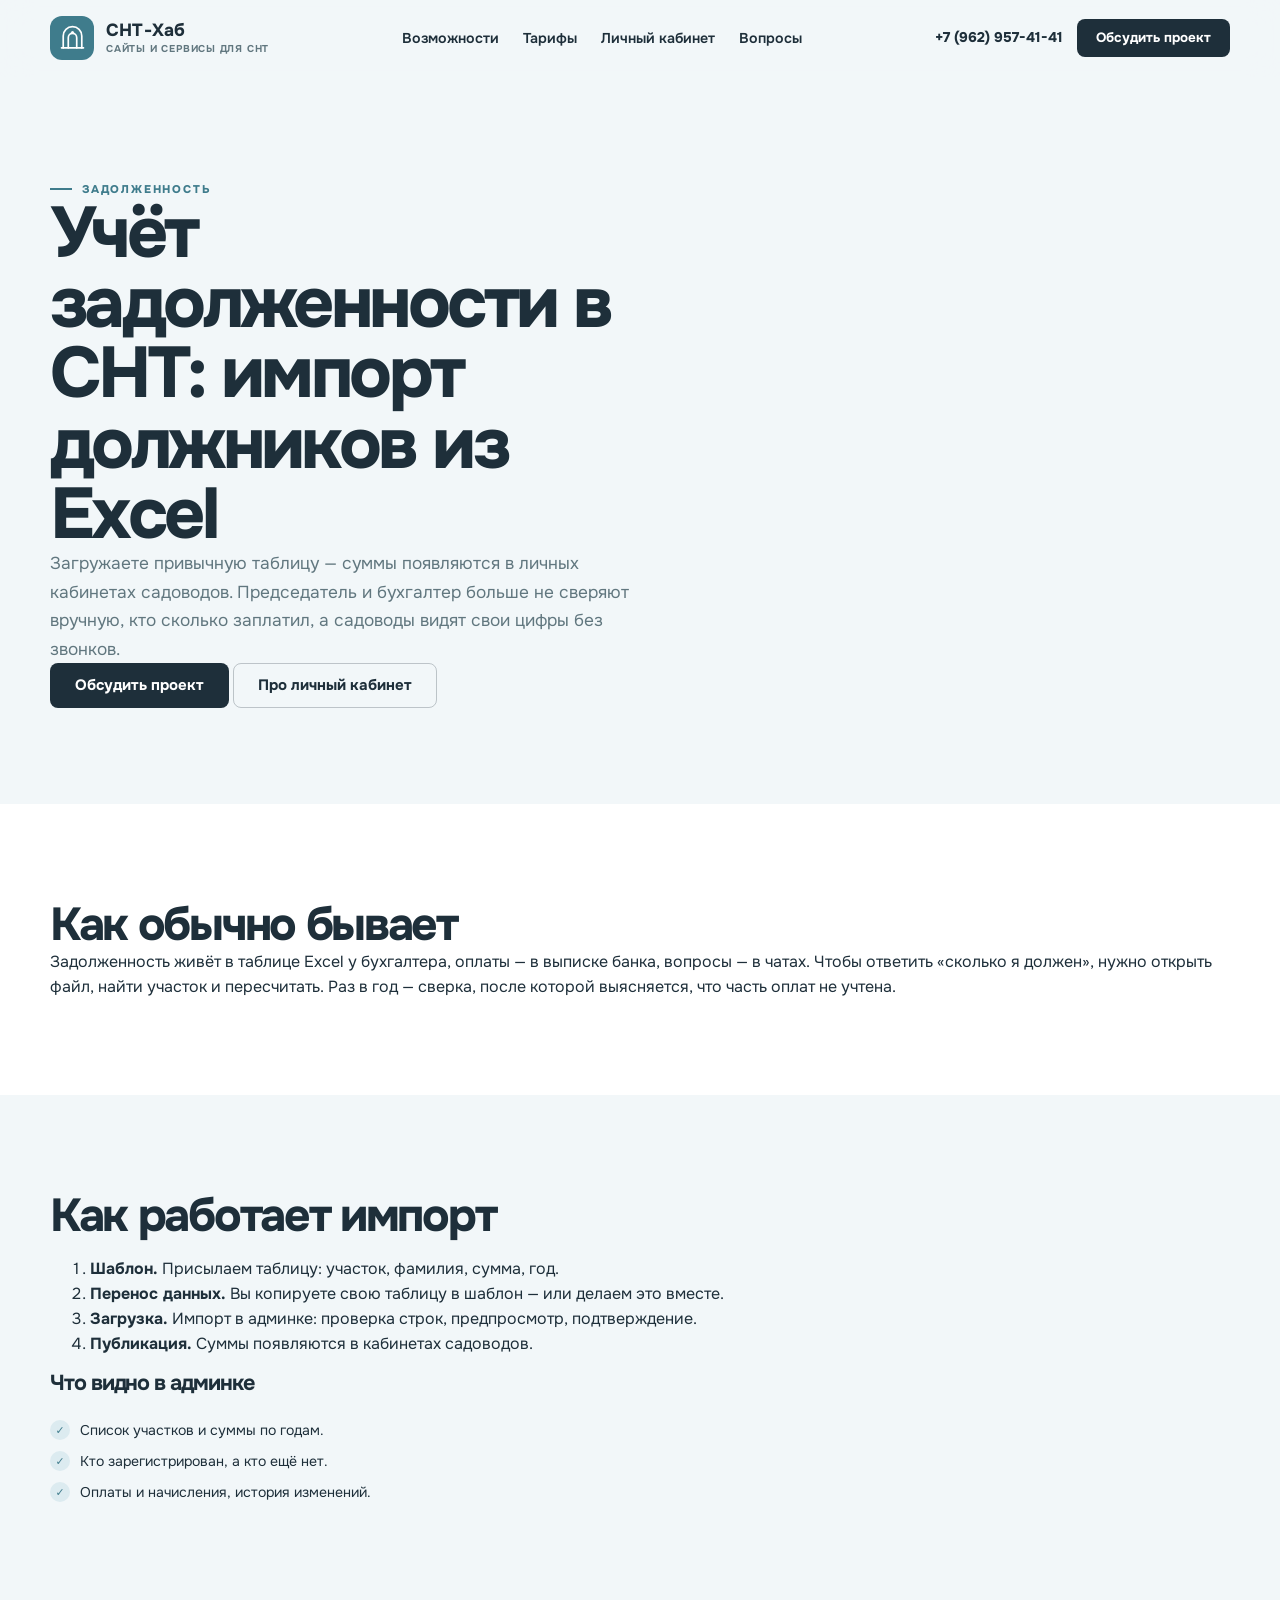
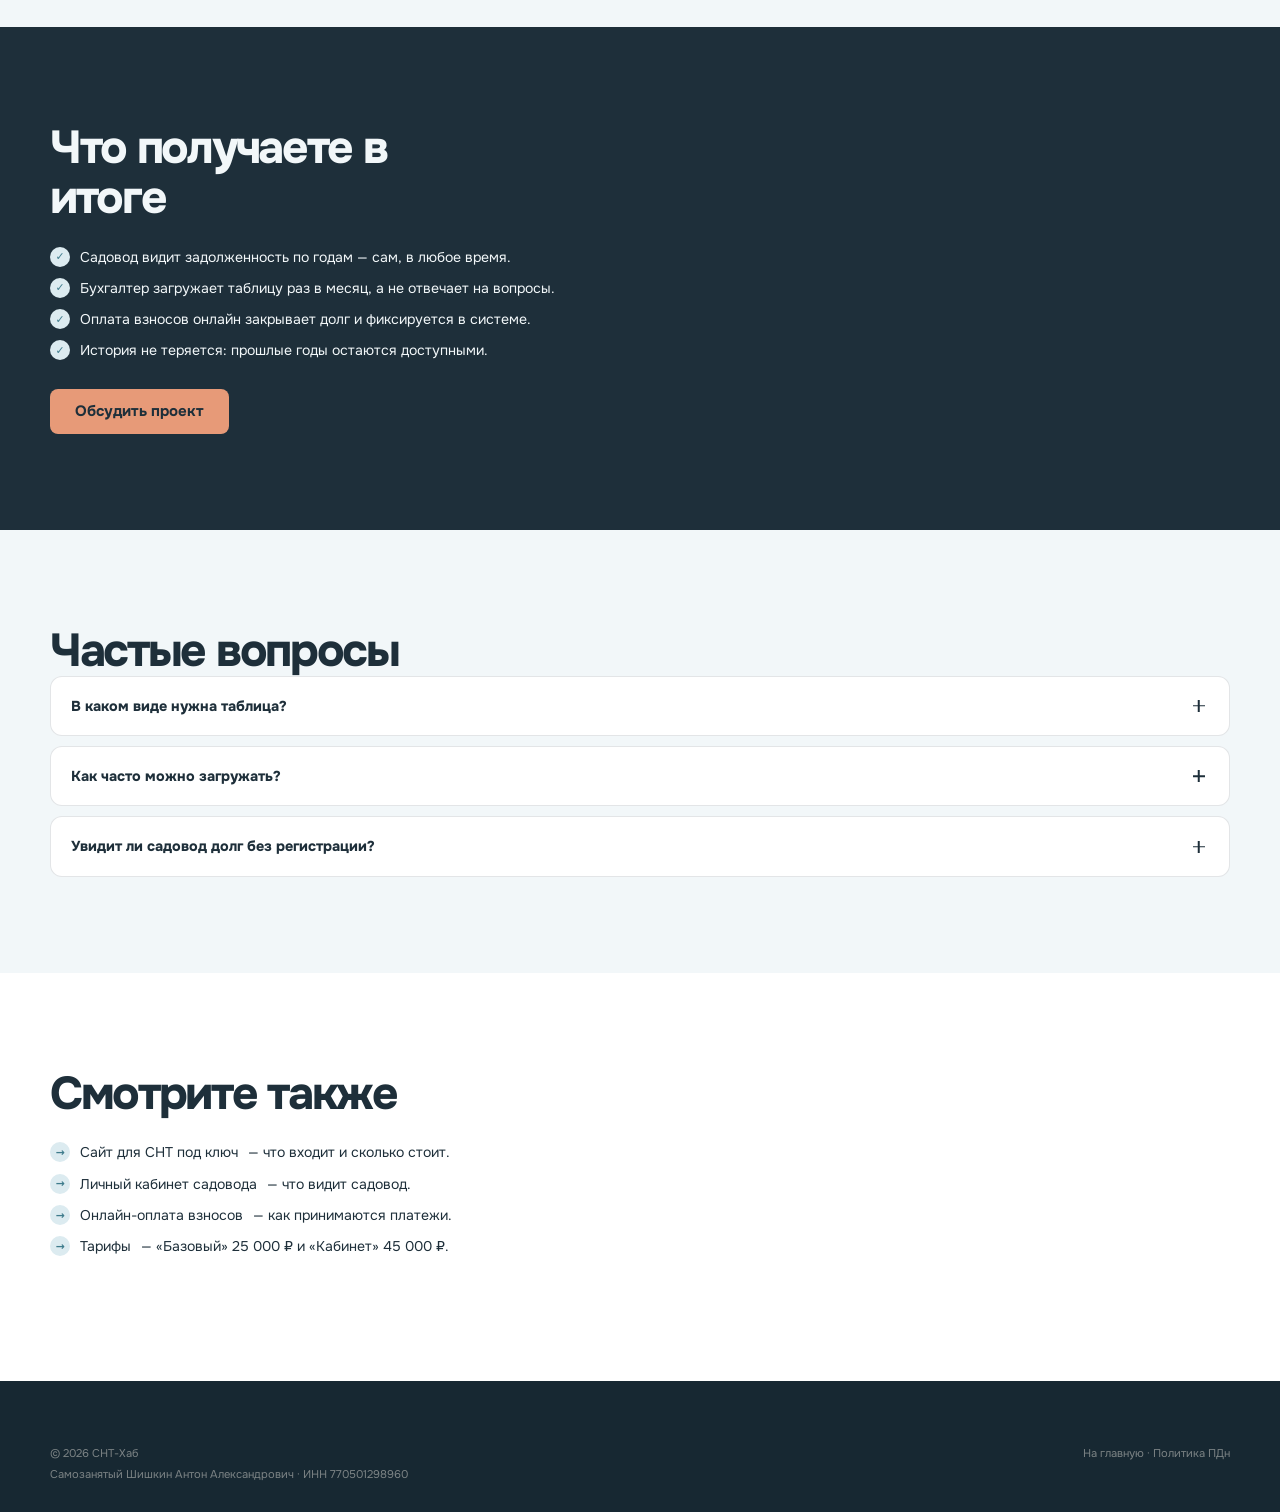
<file: dolzhniki-iz-excel/index.html>
﻿<!doctype html>
<html lang="ru">
<head>
  <meta charset="utf-8">
  <!-- Yandex.Metrika counter -->
  <script type="text/javascript">
    (function(m,e,t,r,i,k,a){
        m[i]=m[i]||function(){(m[i].a=m[i].a||[]).push(arguments)};
        m[i].l=1*new Date();
        for (var j = 0; j < document.scripts.length; j++) {if (document.scripts[j].src === r) { return; }}
        k=e.createElement(t),a=e.getElementsByTagName(t)[0],k.async=1,k.src=r,a.parentNode.insertBefore(k,a)
    })(window, document,'script','https://mc.yandex.ru/metrika/tag.js?id=113951839', 'ym');

    ym(113951839, 'init', {ssr:true, webvisor:true, clickmap:true, ecommerce:"dataLayer", referrer: document.referrer, url: location.href, accurateTrackBounce:true, trackLinks:true});
  </script>
  <noscript><div><img src="https://mc.yandex.ru/watch/113951839" style="position:absolute; left:-9999px;" alt="" /></div></noscript>
  <!-- /Yandex.Metrika counter -->
  <meta name="viewport" content="width=device-width, initial-scale=1">
  <meta name="theme-color" content="#3f7c8c">
  <title>Учёт задолженности в СНТ: импорт должников из Excel | СНТ-Хаб</title>
  <meta name="description" content="Загрузите задолженность из Excel — садоводы увидят свои суммы в личном кабинете. Учёт взносов, оплат и пени по годам, без ручной сверки таблиц и переписки в мессенджерах.">
  <link rel="canonical" href="https://snt-hub.ru/dolzhniki-iz-excel/">
  <meta property="og:type" content="article">
  <meta property="og:locale" content="ru_RU">
  <meta property="og:site_name" content="СНТ-Хаб">
  <meta property="og:title" content="Учёт задолженности в СНТ: импорт должников из Excel">
  <meta property="og:description" content="Загрузите таблицу должников — садоводы увидят суммы в кабинете. Без ручной сверки и звонков бухгалтеру.">
  <meta property="og:url" content="https://snt-hub.ru/dolzhniki-iz-excel/">
  <meta property="og:image" content="https://snt-hub.ru/assets/case-snttyazhprom.jpg">
  <link rel="icon" href="../assets/favicon.svg" type="image/svg+xml">
  <link rel="stylesheet" href="../styles.css">
  <script type="application/ld+json">
  {
    "@context": "https://schema.org",
    "@type": "BreadcrumbList",
    "itemListElement": [
      { "@type": "ListItem", "position": 1, "name": "Главная", "item": "https://snt-hub.ru/" },
      { "@type": "ListItem", "position": 2, "name": "Сайт для СНТ под ключ", "item": "https://snt-hub.ru/sait-dlya-snt/" },
      { "@type": "ListItem", "position": 3, "name": "Задолженность из Excel", "item": "https://snt-hub.ru/dolzhniki-iz-excel/" }
    ]
  }
  </script>
  <script type="application/ld+json">
  {
    "@context": "https://schema.org",
    "@type": "FAQPage",
    "mainEntity": [
      {
        "@type": "Question",
        "name": "В каком виде нужна таблица должников?",
        "acceptedAnswer": { "@type": "Answer", "text": "Подойдёт обычный Excel: номер участка, ФИО или фамилия, сумма и год. Мы даём шаблон, в который переносится текущая таблица бухгалтера, лишние колонки можно оставить — их отключим при загрузке." }
      },
      {
        "@type": "Question",
        "name": "Как часто можно загружать задолженность?",
        "acceptedAnswer": { "@type": "Answer", "text": "Сколько нужно: раз в месяц, раз в квартал или после каждого начисления. Загрузка заменяет данные по указанному году, история прошлых лет сохраняется." }
      },
      {
        "@type": "Question",
        "name": "Что видит садовод, если он ещё не зарегистрирован?",
        "acceptedAnswer": { "@type": "Answer", "text": "Ничего: суммы видны только после регистрации и подтверждения участка правлением. Это защищает персональные данные от посторонних." }
      }
    ]
  }
  </script>
</head>
<body>
  <header class="site-header" data-header>
    <div class="container header__inner">
      <a class="brand" href="../" aria-label="СНТ-Хаб — на главную">
        <span class="brand__mark" aria-hidden="true">
          <svg viewBox="0 0 32 32" fill="none">
            <path d="M5 27V13a11 11 0 0 1 22 0v14" stroke="currentColor" stroke-width="2" stroke-linecap="round" stroke-linejoin="round"/>
            <path d="M11 27V15a5 5 0 0 1 10 0v12" stroke="currentColor" stroke-width="2" stroke-linecap="round" stroke-linejoin="round"/>
            <path d="M3 27h26" stroke="currentColor" stroke-width="2" stroke-linecap="round"/>
            <circle cx="16" cy="9" r="1.8" fill="currentColor"/>
          </svg>
        </span>
        <span class="brand__text">
          <strong>СНТ-Хаб</strong>
          <small>сайты и сервисы для СНТ</small>
        </span>
      </a>

      <nav class="nav" id="nav" aria-label="Основная навигация">
        <a href="../#features">Возможности</a>
        <a href="../#tariffs">Тарифы</a>
        <a href="../lichnyy-kabinet-sadovoda/">Личный кабинет</a>
        <a href="../#faq">Вопросы</a>
        <a class="btn btn--primary nav__cta" href="../#contact">Обсудить проект</a>
      </nav>

      <div class="header__actions">
        <a class="header__phone" href="tel:+79629574141">+7 (962) 957-41-41</a>
        <a class="btn btn--primary btn--sm" href="../#contact">Обсудить проект</a>
        <button class="nav-toggle" type="button" aria-label="Открыть меню" aria-expanded="false" aria-controls="nav" data-nav-toggle>
          <span></span><span></span><span></span>
        </button>
      </div>
    </div>
  </header>

  <main id="top">
    <section class="section">
      <div class="container">
        <span class="eyebrow">Задолженность</span>
        <h1>Учёт задолженности в СНТ: импорт должников из Excel</h1>
        <p class="lead">Загружаете привычную таблицу — суммы появляются в личных кабинетах садоводов. Председатель и бухгалтер больше не сверяют вручную, кто сколько заплатил, а садоводы видят свои цифры без звонков.</p>
        <p><a class="btn btn--primary" href="../#contact">Обсудить проект</a> <a class="btn btn--outline" href="../lichnyy-kabinet-sadovoda/">Про личный кабинет</a></p>
      </div>
    </section>

    <section class="section section--paper">
      <div class="container">
        <h2>Как обычно бывает</h2>
        <p>Задолженность живёт в таблице Excel у бухгалтера, оплаты — в выписке банка, вопросы — в чатах. Чтобы ответить «сколько я должен», нужно открыть файл, найти участок и пересчитать. Раз в год — сверка, после которой выясняется, что часть оплат не учтена.</p>
      </div>
    </section>

    <section class="section">
      <div class="container">
        <h2>Как работает импорт</h2>
        <ol>
          <li><strong>Шаблон.</strong> Присылаем таблицу: участок, фамилия, сумма, год.</li>
          <li><strong>Перенос данных.</strong> Вы копируете свою таблицу в шаблон — или делаем это вместе.</li>
          <li><strong>Загрузка.</strong> Импорт в админке: проверка строк, предпросмотр, подтверждение.</li>
          <li><strong>Публикация.</strong> Суммы появляются в кабинетах садоводов.</li>
        </ol>
        <h3>Что видно в админке</h3>
        <ul class="checklist">
          <li><span aria-hidden="true">✓</span> Список участков и суммы по годам.</li>
          <li><span aria-hidden="true">✓</span> Кто зарегистрирован, а кто ещё нет.</li>
          <li><span aria-hidden="true">✓</span> Оплаты и начисления, история изменений.</li>
        </ul>
      </div>
    </section>

    <section class="section section--dark">
      <div class="container">
        <h2>Что получаете в итоге</h2>
        <ul class="checklist">
          <li><span aria-hidden="true">✓</span> Садовод видит задолженность по годам — сам, в любое время.</li>
          <li><span aria-hidden="true">✓</span> Бухгалтер загружает таблицу раз в месяц, а не отвечает на вопросы.</li>
          <li><span aria-hidden="true">✓</span> Оплата взносов онлайн закрывает долг и фиксируется в системе.</li>
          <li><span aria-hidden="true">✓</span> История не теряется: прошлые годы остаются доступными.</li>
        </ul>
        <p><a class="btn btn--accent" href="../#contact">Обсудить проект</a></p>
      </div>
    </section>

    <section class="section">
      <div class="container">
        <h2>Частые вопросы</h2>
        <div class="accordion">
          <details>
            <summary>В каком виде нужна таблица?<span class="accordion__icon" aria-hidden="true"></span></summary>
            <div class="accordion__body">
              <p>Обычный Excel: номер участка, фамилия, сумма, год. Даём шаблон, лишние колонки можно оставить — отключим при загрузке.</p>
            </div>
          </details>
          <details>
            <summary>Как часто можно загружать?<span class="accordion__icon" aria-hidden="true"></span></summary>
            <div class="accordion__body">
              <p>Сколько нужно: раз в месяц, квартал или после каждого начисления. Загрузка заменяет данные по указанному году, прошлые годы сохраняются.</p>
            </div>
          </details>
          <details>
            <summary>Увидит ли садовод долг без регистрации?<span class="accordion__icon" aria-hidden="true"></span></summary>
            <div class="accordion__body">
              <p>Нет. Суммы видны только после регистрации и подтверждения участка правлением — так защищены персональные данные.</p>
            </div>
          </details>
        </div>
      </div>
    </section>

    <section class="section section--paper">
      <div class="container">
        <h2>Смотрите также</h2>
        <ul class="checklist">
          <li><span aria-hidden="true">→</span> <a href="../sait-dlya-snt/">Сайт для СНТ под ключ</a> — что входит и сколько стоит.</li>
          <li><span aria-hidden="true">→</span> <a href="../lichnyy-kabinet-sadovoda/">Личный кабинет садовода</a> — что видит садовод.</li>
          <li><span aria-hidden="true">→</span> <a href="../oplata-vznosov/">Онлайн-оплата взносов</a> — как принимаются платежи.</li>
          <li><span aria-hidden="true">→</span> <a href="../#tariffs">Тарифы</a> — «Базовый» 25 000 ₽ и «Кабинет» 45 000 ₽.</li>
        </ul>
      </div>
    </section>
  </main>

  <footer class="footer footer--simple">
    <div class="container">
      <div class="footer__bottom">
        <div>
          <span>© <span data-year>2026</span> СНТ-Хаб</span>
          <span>Самозанятый Шишкин Антон Александрович · ИНН 770501298960</span>
        </div>
        <p><a href="../">На главную</a> · <a href="../privacy.html">Политика ПДн</a></p>
      </div>
    </div>
  </footer>

  <script src="../script.js"></script>
</body>
</html>
</file>
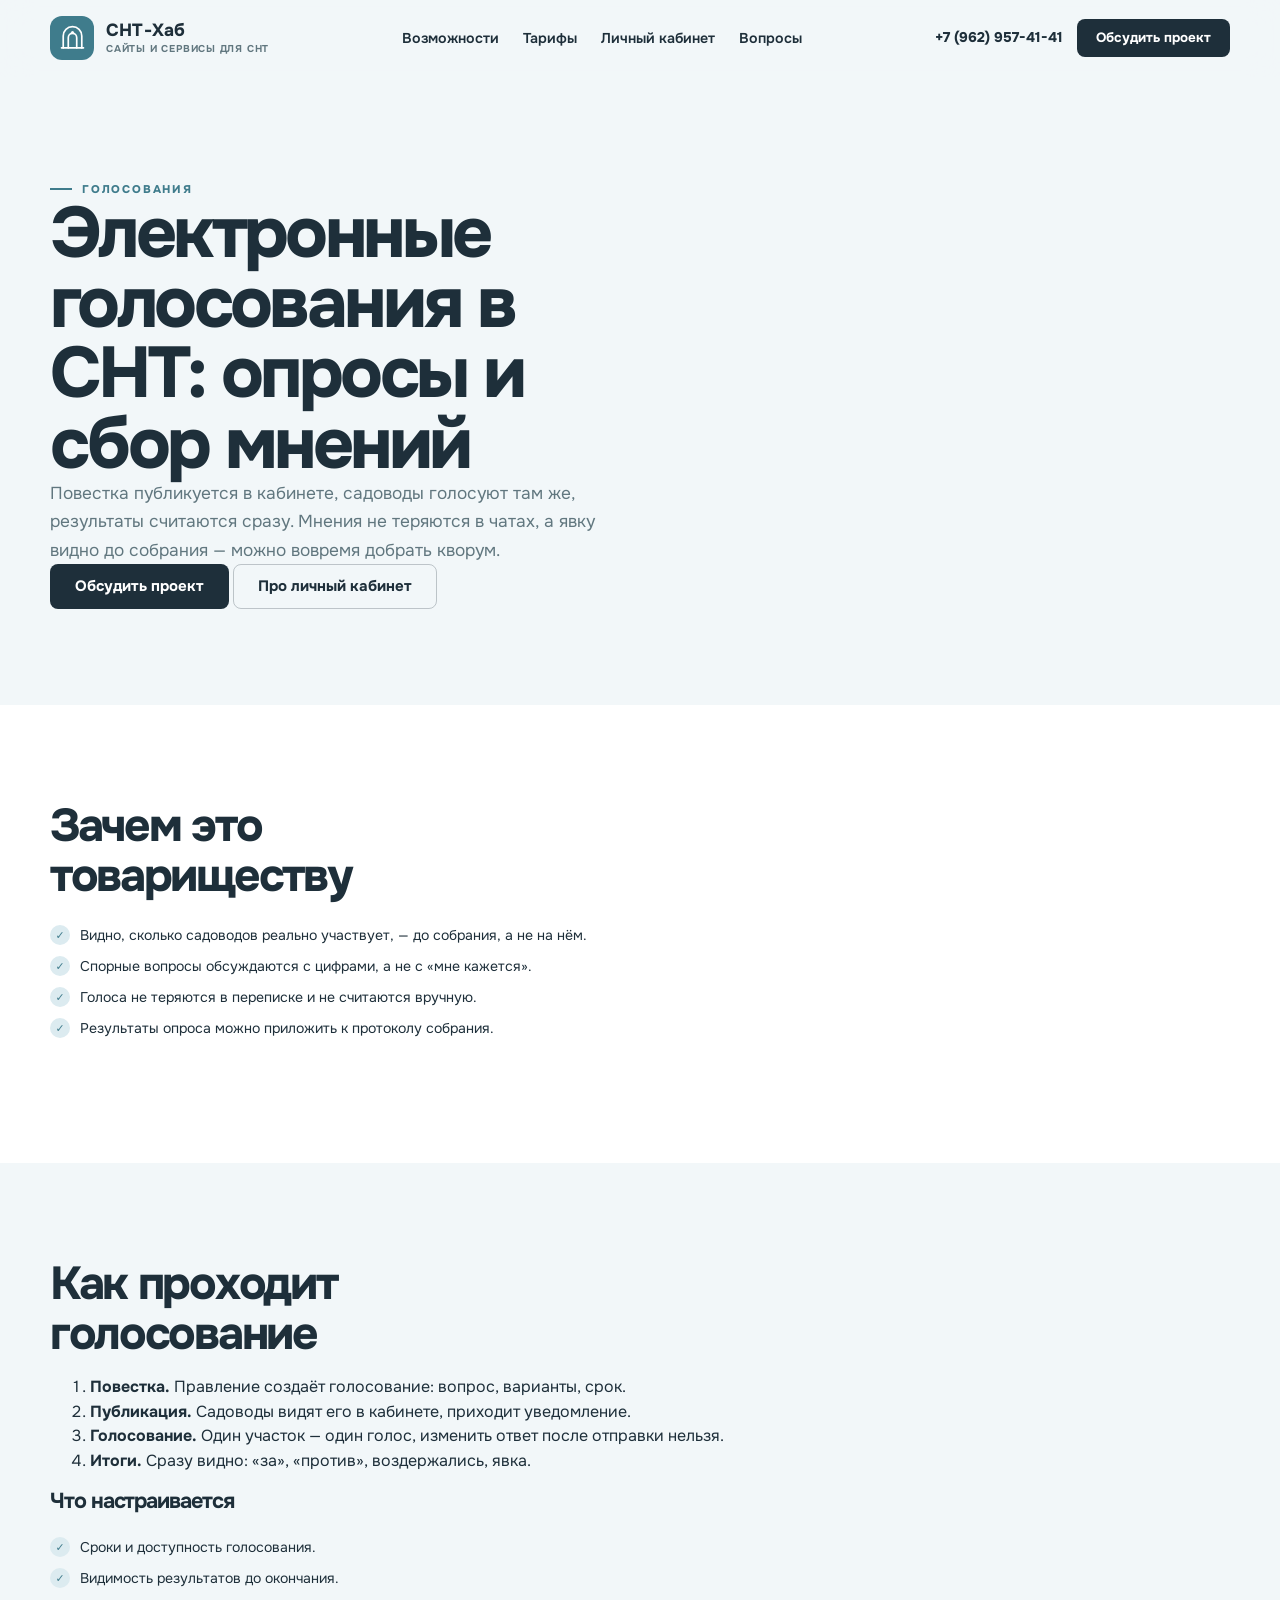
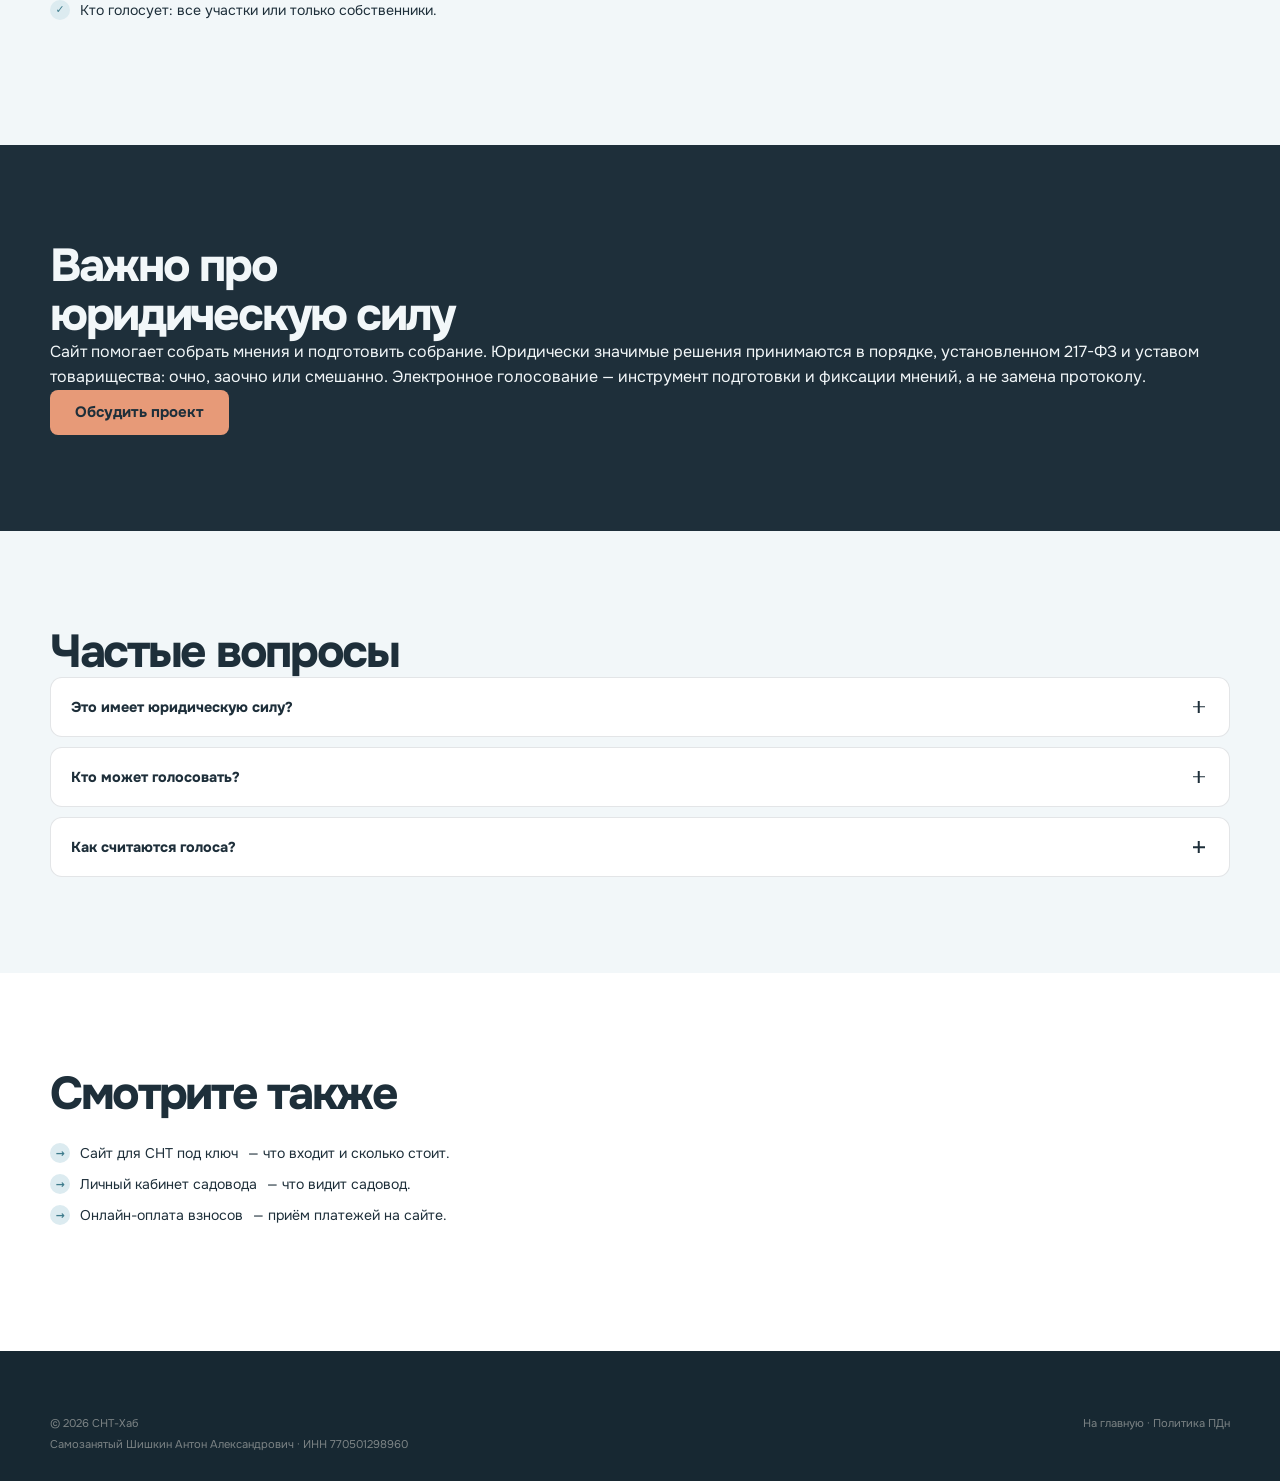
<file: golosovaniya/index.html>
<!doctype html>
<html lang="ru">
<head>
  <meta charset="utf-8">
  <!-- Yandex.Metrika counter -->
  <script type="text/javascript">
    (function(m,e,t,r,i,k,a){
        m[i]=m[i]||function(){(m[i].a=m[i].a||[]).push(arguments)};
        m[i].l=1*new Date();
        for (var j = 0; j < document.scripts.length; j++) {if (document.scripts[j].src === r) { return; }}
        k=e.createElement(t),a=e.getElementsByTagName(t)[0],k.async=1,k.src=r,a.parentNode.insertBefore(k,a)
    })(window, document,'script','https://mc.yandex.ru/metrika/tag.js?id=113951839', 'ym');

    ym(113951839, 'init', {ssr:true, webvisor:true, clickmap:true, ecommerce:"dataLayer", referrer: document.referrer, url: location.href, accurateTrackBounce:true, trackLinks:true});
  </script>
  <noscript><div><img src="https://mc.yandex.ru/watch/113951839" style="position:absolute; left:-9999px;" alt="" /></div></noscript>
  <!-- /Yandex.Metrika counter -->
  <meta name="viewport" content="width=device-width, initial-scale=1">
  <meta name="theme-color" content="#3f7c8c">
  <title>Электронные голосования в СНТ — опросы и сбор мнений | СНТ-Хаб</title>
  <meta name="description" content="Голосования и опросы в личном кабинете СНТ: повестка, голосование садоводов, подсчёт результатов. Помогает собрать мнения до собрания и не терять их в чатах.">
  <link rel="canonical" href="https://snt-hub.ru/golosovaniya/">
  <meta property="og:type" content="article">
  <meta property="og:locale" content="ru_RU">
  <meta property="og:site_name" content="СНТ-Хаб">
  <meta property="og:title" content="Электронные голосования в СНТ — опросы и сбор мнений">
  <meta property="og:description" content="Повестка, голосование в кабинете и подсчёт результатов — без потери голосов в чатах.">
  <meta property="og:url" content="https://snt-hub.ru/golosovaniya/">
  <meta property="og:image" content="https://snt-hub.ru/assets/case-snttyazhprom.jpg">
  <link rel="icon" href="../assets/favicon.svg" type="image/svg+xml">
  <link rel="stylesheet" href="../styles.css">
  <script type="application/ld+json">
  {
    "@context": "https://schema.org",
    "@type": "BreadcrumbList",
    "itemListElement": [
      { "@type": "ListItem", "position": 1, "name": "Главная", "item": "https://snt-hub.ru/" },
      { "@type": "ListItem", "position": 2, "name": "Сайт для СНТ под ключ", "item": "https://snt-hub.ru/sait-dlya-snt/" },
      { "@type": "ListItem", "position": 3, "name": "Электронные голосования", "item": "https://snt-hub.ru/golosovaniya/" }
    ]
  }
  </script>
  <script type="application/ld+json">
  {
    "@context": "https://schema.org",
    "@type": "FAQPage",
    "mainEntity": [
      {
        "@type": "Question",
        "name": "Имеют ли голосования на сайте юридическую силу?",
        "acceptedAnswer": { "@type": "Answer", "text": "Сайт помогает собрать мнения и подготовить собрание. Юридически значимые решения принимаются в порядке, установленном 217-ФЗ и уставом товарищества: очно, заочно или смешанно. Результаты опроса можно приложить к протоколу." }
      },
      {
        "@type": "Question",
        "name": "Кто может голосовать?",
        "acceptedAnswer": { "@type": "Answer", "text": "Только зарегистрированные садоводы, чьи участки подтверждены правлением. Один участок — один голос, если устав не предусматривает иное." }
      },
      {
        "@type": "Question",
        "name": "Как считаются голоса?",
        "acceptedAnswer": { "@type": "Answer", "text": "Система фиксирует голоса по каждому вопросу и показывает сводку: сколько проголосовало «за», «против» и воздержалось, а также явку от числа подтверждённых участков." }
      }
    ]
  }
  </script>
</head>
<body>
  <header class="site-header" data-header>
    <div class="container header__inner">
      <a class="brand" href="../" aria-label="СНТ-Хаб — на главную">
        <span class="brand__mark" aria-hidden="true">
          <svg viewBox="0 0 32 32" fill="none">
            <path d="M5 27V13a11 11 0 0 1 22 0v14" stroke="currentColor" stroke-width="2" stroke-linecap="round" stroke-linejoin="round"/>
            <path d="M11 27V15a5 5 0 0 1 10 0v12" stroke="currentColor" stroke-width="2" stroke-linecap="round" stroke-linejoin="round"/>
            <path d="M3 27h26" stroke="currentColor" stroke-width="2" stroke-linecap="round"/>
            <circle cx="16" cy="9" r="1.8" fill="currentColor"/>
          </svg>
        </span>
        <span class="brand__text">
          <strong>СНТ-Хаб</strong>
          <small>сайты и сервисы для СНТ</small>
        </span>
      </a>

      <nav class="nav" id="nav" aria-label="Основная навигация">
        <a href="../#features">Возможности</a>
        <a href="../#tariffs">Тарифы</a>
        <a href="../lichnyy-kabinet-sadovoda/">Личный кабинет</a>
        <a href="../#faq">Вопросы</a>
        <a class="btn btn--primary nav__cta" href="../#contact">Обсудить проект</a>
      </nav>

      <div class="header__actions">
        <a class="header__phone" href="tel:+79629574141">+7 (962) 957-41-41</a>
        <a class="btn btn--primary btn--sm" href="../#contact">Обсудить проект</a>
        <button class="nav-toggle" type="button" aria-label="Открыть меню" aria-expanded="false" aria-controls="nav" data-nav-toggle>
          <span></span><span></span><span></span>
        </button>
      </div>
    </div>
  </header>

  <main id="top">
    <section class="section">
      <div class="container">
        <span class="eyebrow">Голосования</span>
        <h1>Электронные голосования в СНТ: опросы и сбор мнений</h1>
        <p class="lead">Повестка публикуется в кабинете, садоводы голосуют там же, результаты считаются сразу. Мнения не теряются в чатах, а явку видно до собрания — можно вовремя добрать кворум.</p>
        <p><a class="btn btn--primary" href="../#contact">Обсудить проект</a> <a class="btn btn--outline" href="../lichnyy-kabinet-sadovoda/">Про личный кабинет</a></p>
      </div>
    </section>

    <section class="section section--paper">
      <div class="container">
        <h2>Зачем это товариществу</h2>
        <ul class="checklist">
          <li><span aria-hidden="true">✓</span> Видно, сколько садоводов реально участвует, — до собрания, а не на нём.</li>
          <li><span aria-hidden="true">✓</span> Спорные вопросы обсуждаются с цифрами, а не с «мне кажется».</li>
          <li><span aria-hidden="true">✓</span> Голоса не теряются в переписке и не считаются вручную.</li>
          <li><span aria-hidden="true">✓</span> Результаты опроса можно приложить к протоколу собрания.</li>
        </ul>
      </div>
    </section>

    <section class="section">
      <div class="container">
        <h2>Как проходит голосование</h2>
        <ol>
          <li><strong>Повестка.</strong> Правление создаёт голосование: вопрос, варианты, срок.</li>
          <li><strong>Публикация.</strong> Садоводы видят его в кабинете, приходит уведомление.</li>
          <li><strong>Голосование.</strong> Один участок — один голос, изменить ответ после отправки нельзя.</li>
          <li><strong>Итоги.</strong> Сразу видно: «за», «против», воздержались, явка.</li>
        </ol>
        <h3>Что настраивается</h3>
        <ul class="checklist">
          <li><span aria-hidden="true">✓</span> Сроки и доступность голосования.</li>
          <li><span aria-hidden="true">✓</span> Видимость результатов до окончания.</li>
          <li><span aria-hidden="true">✓</span> Кто голосует: все участки или только собственники.</li>
        </ul>
      </div>
    </section>

    <section class="section section--dark">
      <div class="container">
        <h2>Важно про юридическую силу</h2>
        <p>Сайт помогает собрать мнения и подготовить собрание. Юридически значимые решения принимаются в порядке, установленном 217-ФЗ и уставом товарищества: очно, заочно или смешанно. Электронное голосование — инструмент подготовки и фиксации мнений, а не замена протоколу.</p>
        <p><a class="btn btn--accent" href="../#contact">Обсудить проект</a></p>
      </div>
    </section>

    <section class="section">
      <div class="container">
        <h2>Частые вопросы</h2>
        <div class="accordion">
          <details>
            <summary>Это имеет юридическую силу?<span class="accordion__icon" aria-hidden="true"></span></summary>
            <div class="accordion__body">
              <p>Решения оформляются по 217-ФЗ и уставу. Голосование на сайте помогает собрать мнения и приложить результаты к протоколу, но не заменяет установленную процедуру.</p>
            </div>
          </details>
          <details>
            <summary>Кто может голосовать?<span class="accordion__icon" aria-hidden="true"></span></summary>
            <div class="accordion__body">
              <p>Только зарегистрированные садоводы с подтверждёнными участками. Один участок — один голос, если устав не предусматривает иное.</p>
            </div>
          </details>
          <details>
            <summary>Как считаются голоса?<span class="accordion__icon" aria-hidden="true"></span></summary>
            <div class="accordion__body">
              <p>Система фиксирует ответы по каждому вопросу и показывает сводку: «за», «против», воздержались и явку от числа подтверждённых участков.</p>
            </div>
          </details>
        </div>
      </div>
    </section>

    <section class="section section--paper">
      <div class="container">
        <h2>Смотрите также</h2>
        <ul class="checklist">
          <li><span aria-hidden="true">→</span> <a href="../sait-dlya-snt/">Сайт для СНТ под ключ</a> — что входит и сколько стоит.</li>
          <li><span aria-hidden="true">→</span> <a href="../lichnyy-kabinet-sadovoda/">Личный кабинет садовода</a> — что видит садовод.</li>
          <li><span aria-hidden="true">→</span> <a href="../oplata-vznosov/">Онлайн-оплата взносов</a> — приём платежей на сайте.</li>
        </ul>
      </div>
    </section>
  </main>

  <footer class="footer footer--simple">
    <div class="container">
      <div class="footer__bottom">
        <div>
          <span>© <span data-year>2026</span> СНТ-Хаб</span>
          <span>Самозанятый Шишкин Антон Александрович · ИНН 770501298960</span>
        </div>
        <p><a href="../">На главную</a> · <a href="../privacy.html">Политика ПДн</a></p>
      </div>
    </div>
  </footer>

  <script src="../script.js"></script>
</body>
</html>
</file>
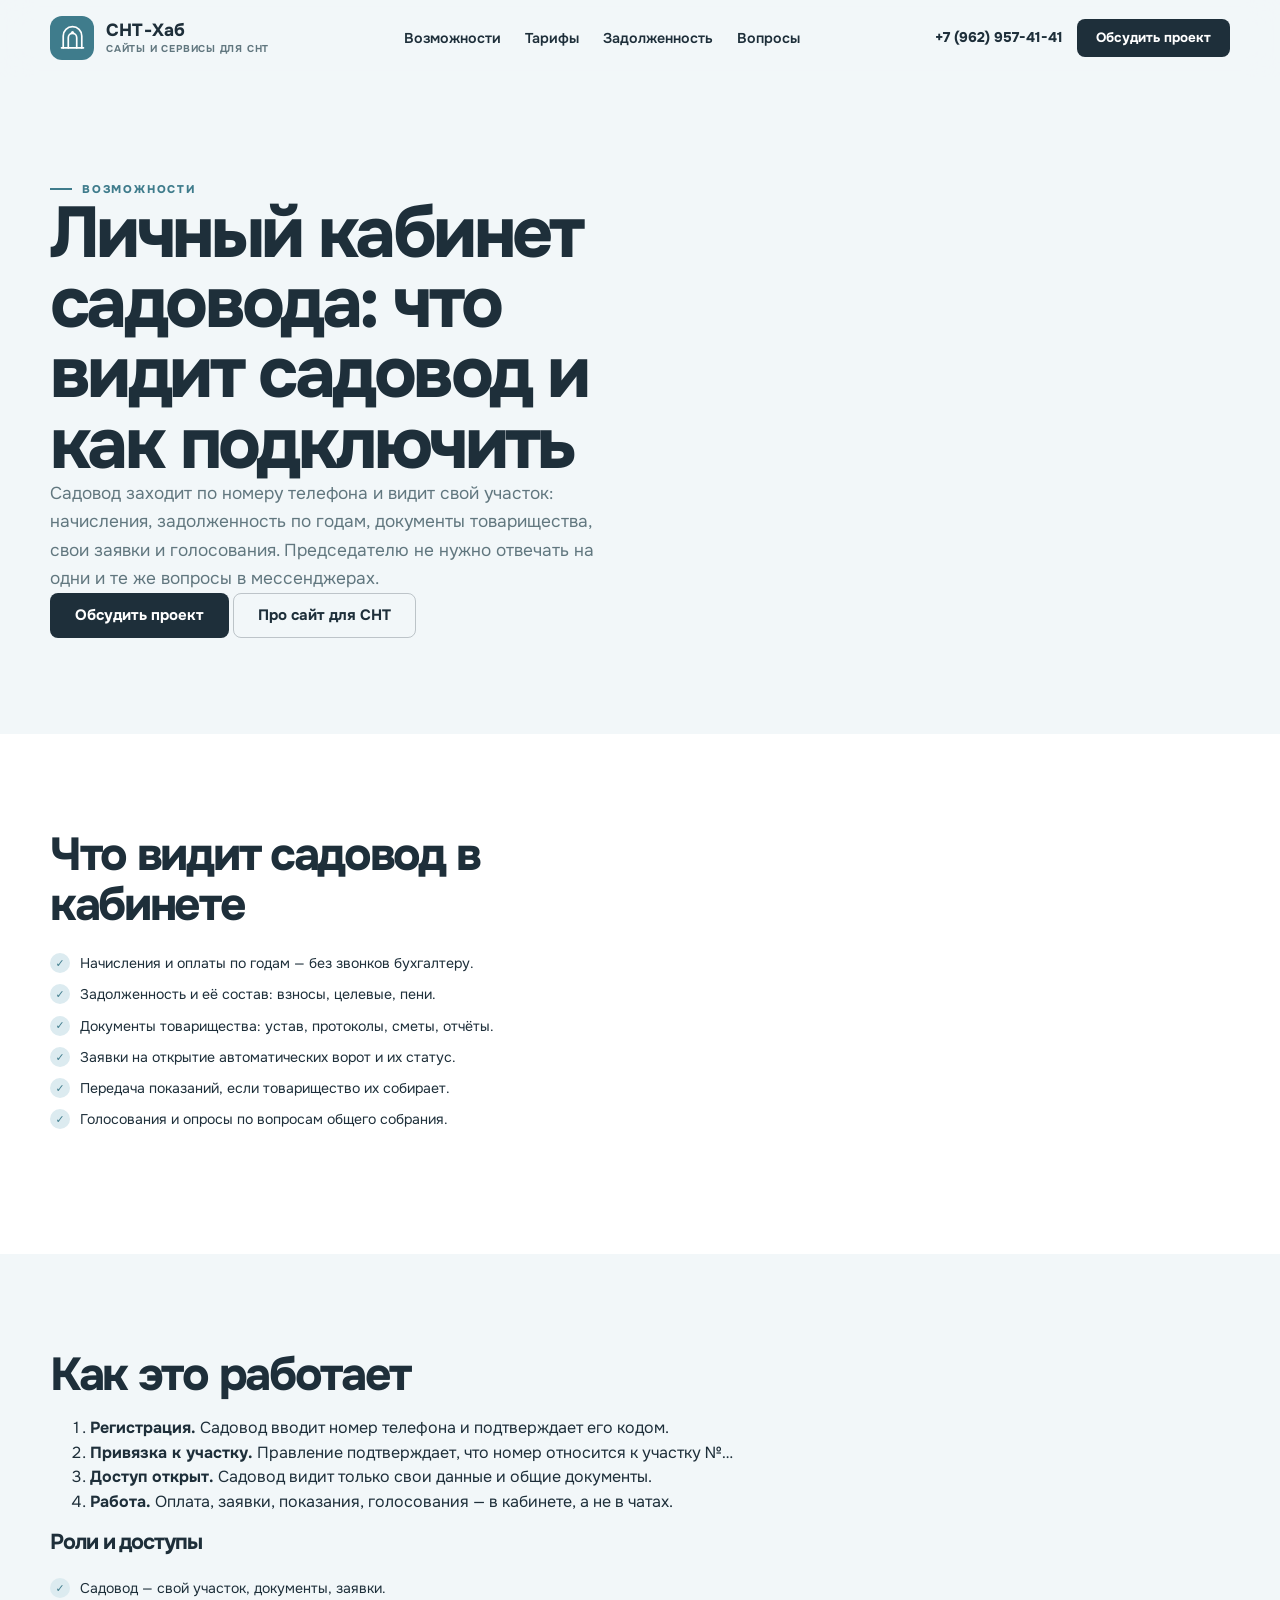
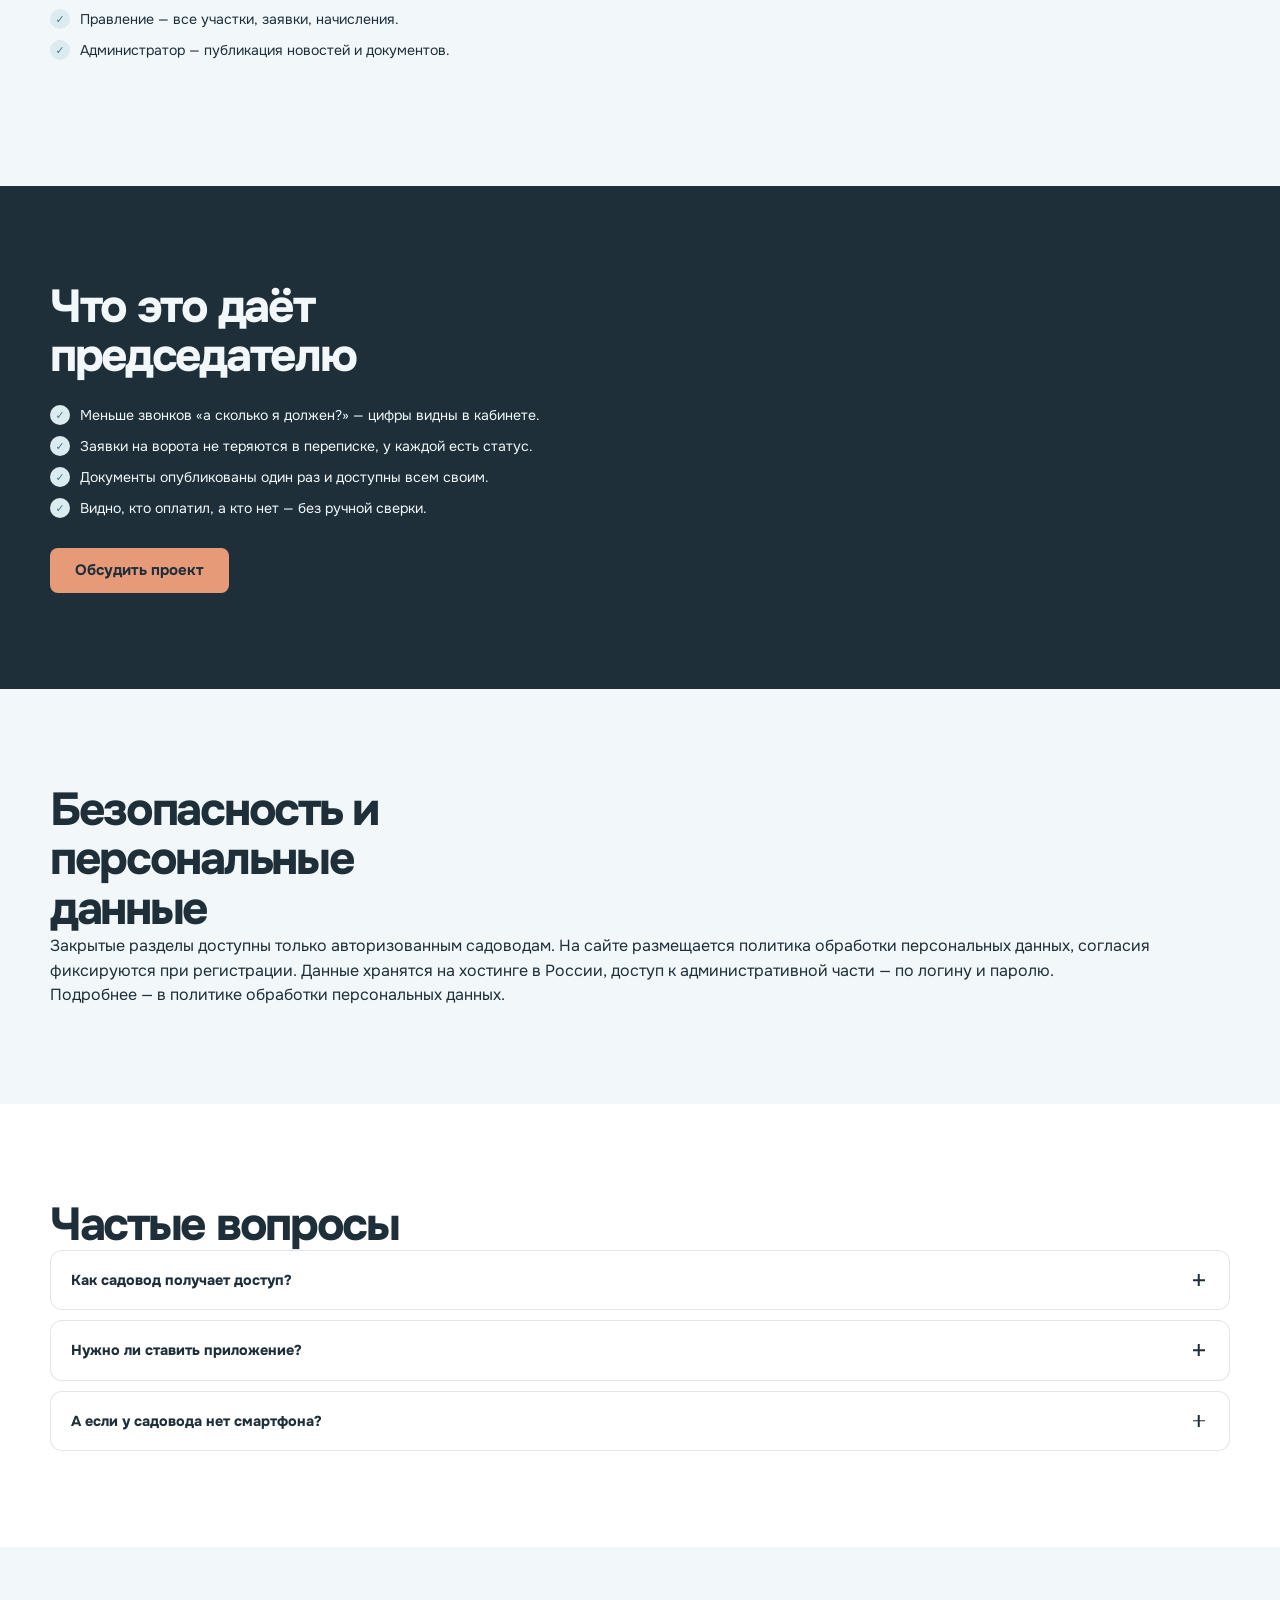
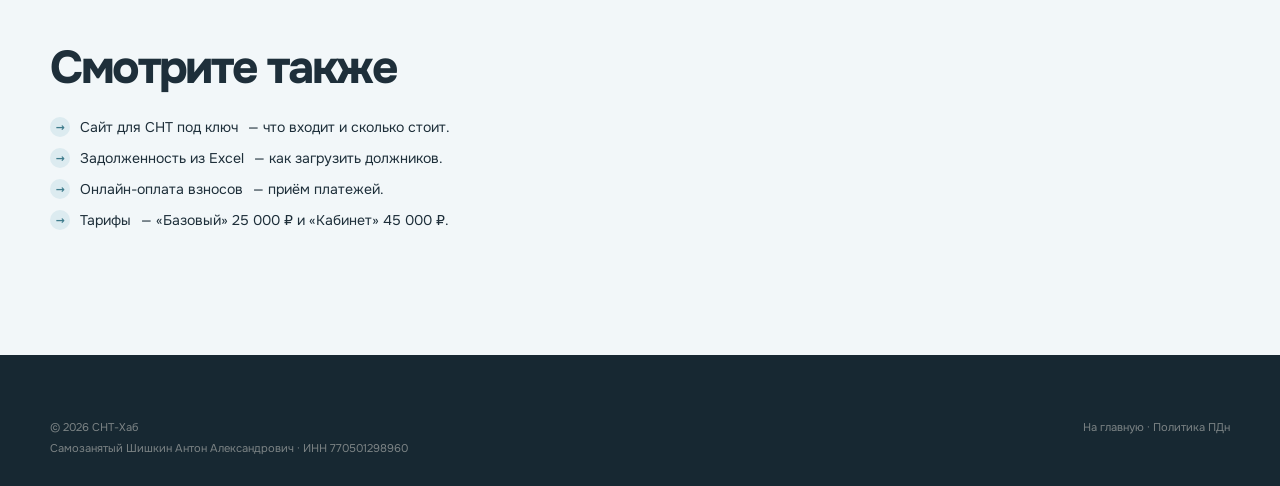
<file: lichnyy-kabinet-sadovoda/index.html>
﻿<!doctype html>
<html lang="ru">
<head>
  <meta charset="utf-8">
  <!-- Yandex.Metrika counter -->
  <script type="text/javascript">
    (function(m,e,t,r,i,k,a){
        m[i]=m[i]||function(){(m[i].a=m[i].a||[]).push(arguments)};
        m[i].l=1*new Date();
        for (var j = 0; j < document.scripts.length; j++) {if (document.scripts[j].src === r) { return; }}
        k=e.createElement(t),a=e.getElementsByTagName(t)[0],k.async=1,k.src=r,a.parentNode.insertBefore(k,a)
    })(window, document,'script','https://mc.yandex.ru/metrika/tag.js?id=113951839', 'ym');

    ym(113951839, 'init', {ssr:true, webvisor:true, clickmap:true, ecommerce:"dataLayer", referrer: document.referrer, url: location.href, accurateTrackBounce:true, trackLinks:true});
  </script>
  <noscript><div><img src="https://mc.yandex.ru/watch/113951839" style="position:absolute; left:-9999px;" alt="" /></div></noscript>
  <!-- /Yandex.Metrika counter -->
  <meta name="viewport" content="width=device-width, initial-scale=1">
  <meta name="theme-color" content="#3f7c8c">
  <title>Личный кабинет садовода — что видно и как подключить | СНТ-Хаб</title>
  <meta name="description" content="Личный кабинет садовода в СНТ: задолженность по годам, документы, заявки на ворота, показания и голосования. Регистрация по номеру телефона, доступ подтверждает правление.">
  <link rel="canonical" href="https://snt-hub.ru/lichnyy-kabinet-sadovoda/">
  <meta property="og:type" content="article">
  <meta property="og:locale" content="ru_RU">
  <meta property="og:site_name" content="СНТ-Хаб">
  <meta property="og:title" content="Личный кабинет садовода: что видит и как подключить">
  <meta property="og:description" content="Задолженность по годам, документы, заявки на ворота, показания и голосования — в одном кабинете.">
  <meta property="og:url" content="https://snt-hub.ru/lichnyy-kabinet-sadovoda/">
  <meta property="og:image" content="https://snt-hub.ru/assets/case-snttyazhprom.jpg">
  <link rel="icon" href="../assets/favicon.svg" type="image/svg+xml">
  <link rel="stylesheet" href="../styles.css">
  <script type="application/ld+json">
  {
    "@context": "https://schema.org",
    "@type": "BreadcrumbList",
    "itemListElement": [
      { "@type": "ListItem", "position": 1, "name": "Главная", "item": "https://snt-hub.ru/" },
      { "@type": "ListItem", "position": 2, "name": "Сайт для СНТ под ключ", "item": "https://snt-hub.ru/sait-dlya-snt/" },
      { "@type": "ListItem", "position": 3, "name": "Личный кабинет садовода", "item": "https://snt-hub.ru/lichnyy-kabinet-sadovoda/" }
    ]
  }
  </script>
  <script type="application/ld+json">
  {
    "@context": "https://schema.org",
    "@type": "FAQPage",
    "mainEntity": [
      {
        "@type": "Question",
        "name": "Как садовод получает доступ в кабинет?",
        "acceptedAnswer": { "@type": "Answer", "text": "Садовод регистрируется по номеру телефона, правление подтверждает, что номер относится к участку. После этого открываются его данные: начисления, документы и заявки." }
      },
      {
        "@type": "Question",
        "name": "Нужно ли устанавливать приложение?",
        "acceptedAnswer": { "@type": "Answer", "text": "Нет. Кабинет работает в браузере на телефоне и компьютере. Приложение не требуется, вход по номеру телефона и коду." }
      },
      {
        "@type": "Question",
        "name": "Что делать, если у садовода нет смартфона?",
        "acceptedAnswer": { "@type": "Answer", "text": "Кабинет открывается с любого компьютера или планшета. Данные также можно получить в правлении — сайт не заменяет выдачу документов, а дополняет её." }
      }
    ]
  }
  </script>
</head>
<body>
  <header class="site-header" data-header>
    <div class="container header__inner">
      <a class="brand" href="../" aria-label="СНТ-Хаб — на главную">
        <span class="brand__mark" aria-hidden="true">
          <svg viewBox="0 0 32 32" fill="none">
            <path d="M5 27V13a11 11 0 0 1 22 0v14" stroke="currentColor" stroke-width="2" stroke-linecap="round" stroke-linejoin="round"/>
            <path d="M11 27V15a5 5 0 0 1 10 0v12" stroke="currentColor" stroke-width="2" stroke-linecap="round" stroke-linejoin="round"/>
            <path d="M3 27h26" stroke="currentColor" stroke-width="2" stroke-linecap="round"/>
            <circle cx="16" cy="9" r="1.8" fill="currentColor"/>
          </svg>
        </span>
        <span class="brand__text">
          <strong>СНТ-Хаб</strong>
          <small>сайты и сервисы для СНТ</small>
        </span>
      </a>

      <nav class="nav" id="nav" aria-label="Основная навигация">
        <a href="../#features">Возможности</a>
        <a href="../#tariffs">Тарифы</a>
        <a href="../dolzhniki-iz-excel/">Задолженность</a>
        <a href="../#faq">Вопросы</a>
        <a class="btn btn--primary nav__cta" href="../#contact">Обсудить проект</a>
      </nav>

      <div class="header__actions">
        <a class="header__phone" href="tel:+79629574141">+7 (962) 957-41-41</a>
        <a class="btn btn--primary btn--sm" href="../#contact">Обсудить проект</a>
        <button class="nav-toggle" type="button" aria-label="Открыть меню" aria-expanded="false" aria-controls="nav" data-nav-toggle>
          <span></span><span></span><span></span>
        </button>
      </div>
    </div>
  </header>

  <main id="top">
    <section class="section">
      <div class="container">
        <span class="eyebrow">Возможности</span>
        <h1>Личный кабинет садовода: что видит садовод и как подключить</h1>
        <p class="lead">Садовод заходит по номеру телефона и видит свой участок: начисления, задолженность по годам, документы товарищества, свои заявки и голосования. Председателю не нужно отвечать на одни и те же вопросы в мессенджерах.</p>
        <p><a class="btn btn--primary" href="../#contact">Обсудить проект</a> <a class="btn btn--outline" href="../sait-dlya-snt/">Про сайт для СНТ</a></p>
      </div>
    </section>

    <section class="section section--paper">
      <div class="container">
        <h2>Что видит садовод в кабинете</h2>
        <ul class="checklist">
          <li><span aria-hidden="true">✓</span> Начисления и оплаты по годам — без звонков бухгалтеру.</li>
          <li><span aria-hidden="true">✓</span> Задолженность и её состав: взносы, целевые, пени.</li>
          <li><span aria-hidden="true">✓</span> Документы товарищества: устав, протоколы, сметы, отчёты.</li>
          <li><span aria-hidden="true">✓</span> Заявки на открытие автоматических ворот и их статус.</li>
          <li><span aria-hidden="true">✓</span> Передача показаний, если товарищество их собирает.</li>
          <li><span aria-hidden="true">✓</span> Голосования и опросы по вопросам общего собрания.</li>
        </ul>
      </div>
    </section>

    <section class="section">
      <div class="container">
        <h2>Как это работает</h2>
        <ol>
          <li><strong>Регистрация.</strong> Садовод вводит номер телефона и подтверждает его кодом.</li>
          <li><strong>Привязка к участку.</strong> Правление подтверждает, что номер относится к участку №…</li>
          <li><strong>Доступ открыт.</strong> Садовод видит только свои данные и общие документы.</li>
          <li><strong>Работа.</strong> Оплата, заявки, показания, голосования — в кабинете, а не в чатах.</li>
        </ol>
        <h3>Роли и доступы</h3>
        <ul class="checklist">
          <li><span aria-hidden="true">✓</span> Садовод — свой участок, документы, заявки.</li>
          <li><span aria-hidden="true">✓</span> Правление — все участки, заявки, начисления.</li>
          <li><span aria-hidden="true">✓</span> Администратор — публикация новостей и документов.</li>
        </ul>
      </div>
    </section>

    <section class="section section--dark">
      <div class="container">
        <h2>Что это даёт председателю</h2>
        <ul class="checklist">
          <li><span aria-hidden="true">✓</span> Меньше звонков «а сколько я должен?» — цифры видны в кабинете.</li>
          <li><span aria-hidden="true">✓</span> Заявки на ворота не теряются в переписке, у каждой есть статус.</li>
          <li><span aria-hidden="true">✓</span> Документы опубликованы один раз и доступны всем своим.</li>
          <li><span aria-hidden="true">✓</span> Видно, кто оплатил, а кто нет — без ручной сверки.</li>
        </ul>
        <p><a class="btn btn--accent" href="../#contact">Обсудить проект</a></p>
      </div>
    </section>

    <section class="section">
      <div class="container">
        <h2>Безопасность и персональные данные</h2>
        <p>Закрытые разделы доступны только авторизованным садоводам. На сайте размещается политика обработки персональных данных, согласия фиксируются при регистрации. Данные хранятся на хостинге в России, доступ к административной части — по логину и паролю.</p>
        <p>Подробнее — в <a href="../privacy.html">политике обработки персональных данных</a>.</p>
      </div>
    </section>

    <section class="section section--paper">
      <div class="container">
        <h2>Частые вопросы</h2>
        <div class="accordion">
          <details>
            <summary>Как садовод получает доступ?<span class="accordion__icon" aria-hidden="true"></span></summary>
            <div class="accordion__body">
              <p>Регистрируется по номеру телефона, правление подтверждает привязку к участку. После этого открываются его начисления, документы и заявки.</p>
            </div>
          </details>
          <details>
            <summary>Нужно ли ставить приложение?<span class="accordion__icon" aria-hidden="true"></span></summary>
            <div class="accordion__body">
              <p>Нет. Кабинет открывается в браузере на телефоне и компьютере, вход по номеру и коду.</p>
            </div>
          </details>
          <details>
            <summary>А если у садовода нет смартфона?<span class="accordion__icon" aria-hidden="true"></span></summary>
            <div class="accordion__body">
              <p>Кабинет работает с любого компьютера или планшета. Бумажные документы и приём в правлении никто не отменяет — сайт дополняет, а не заменяет.</p>
            </div>
          </details>
        </div>
      </div>
    </section>

    <section class="section">
      <div class="container">
        <h2>Смотрите также</h2>
        <ul class="checklist">
          <li><span aria-hidden="true">→</span> <a href="../sait-dlya-snt/">Сайт для СНТ под ключ</a> — что входит и сколько стоит.</li>
          <li><span aria-hidden="true">→</span> <a href="../dolzhniki-iz-excel/">Задолженность из Excel</a> — как загрузить должников.</li>
          <li><span aria-hidden="true">→</span> <a href="../oplata-vznosov/">Онлайн-оплата взносов</a> — приём платежей.</li>
          <li><span aria-hidden="true">→</span> <a href="../#tariffs">Тарифы</a> — «Базовый» 25 000 ₽ и «Кабинет» 45 000 ₽.</li>
        </ul>
      </div>
    </section>
  </main>

  <footer class="footer footer--simple">
    <div class="container">
      <div class="footer__bottom">
        <div>
          <span>© <span data-year>2026</span> СНТ-Хаб</span>
          <span>Самозанятый Шишкин Антон Александрович · ИНН 770501298960</span>
        </div>
        <p><a href="../">На главную</a> · <a href="../privacy.html">Политика ПДн</a></p>
      </div>
    </div>
  </footer>

  <script src="../script.js"></script>
</body>
</html>
</file>
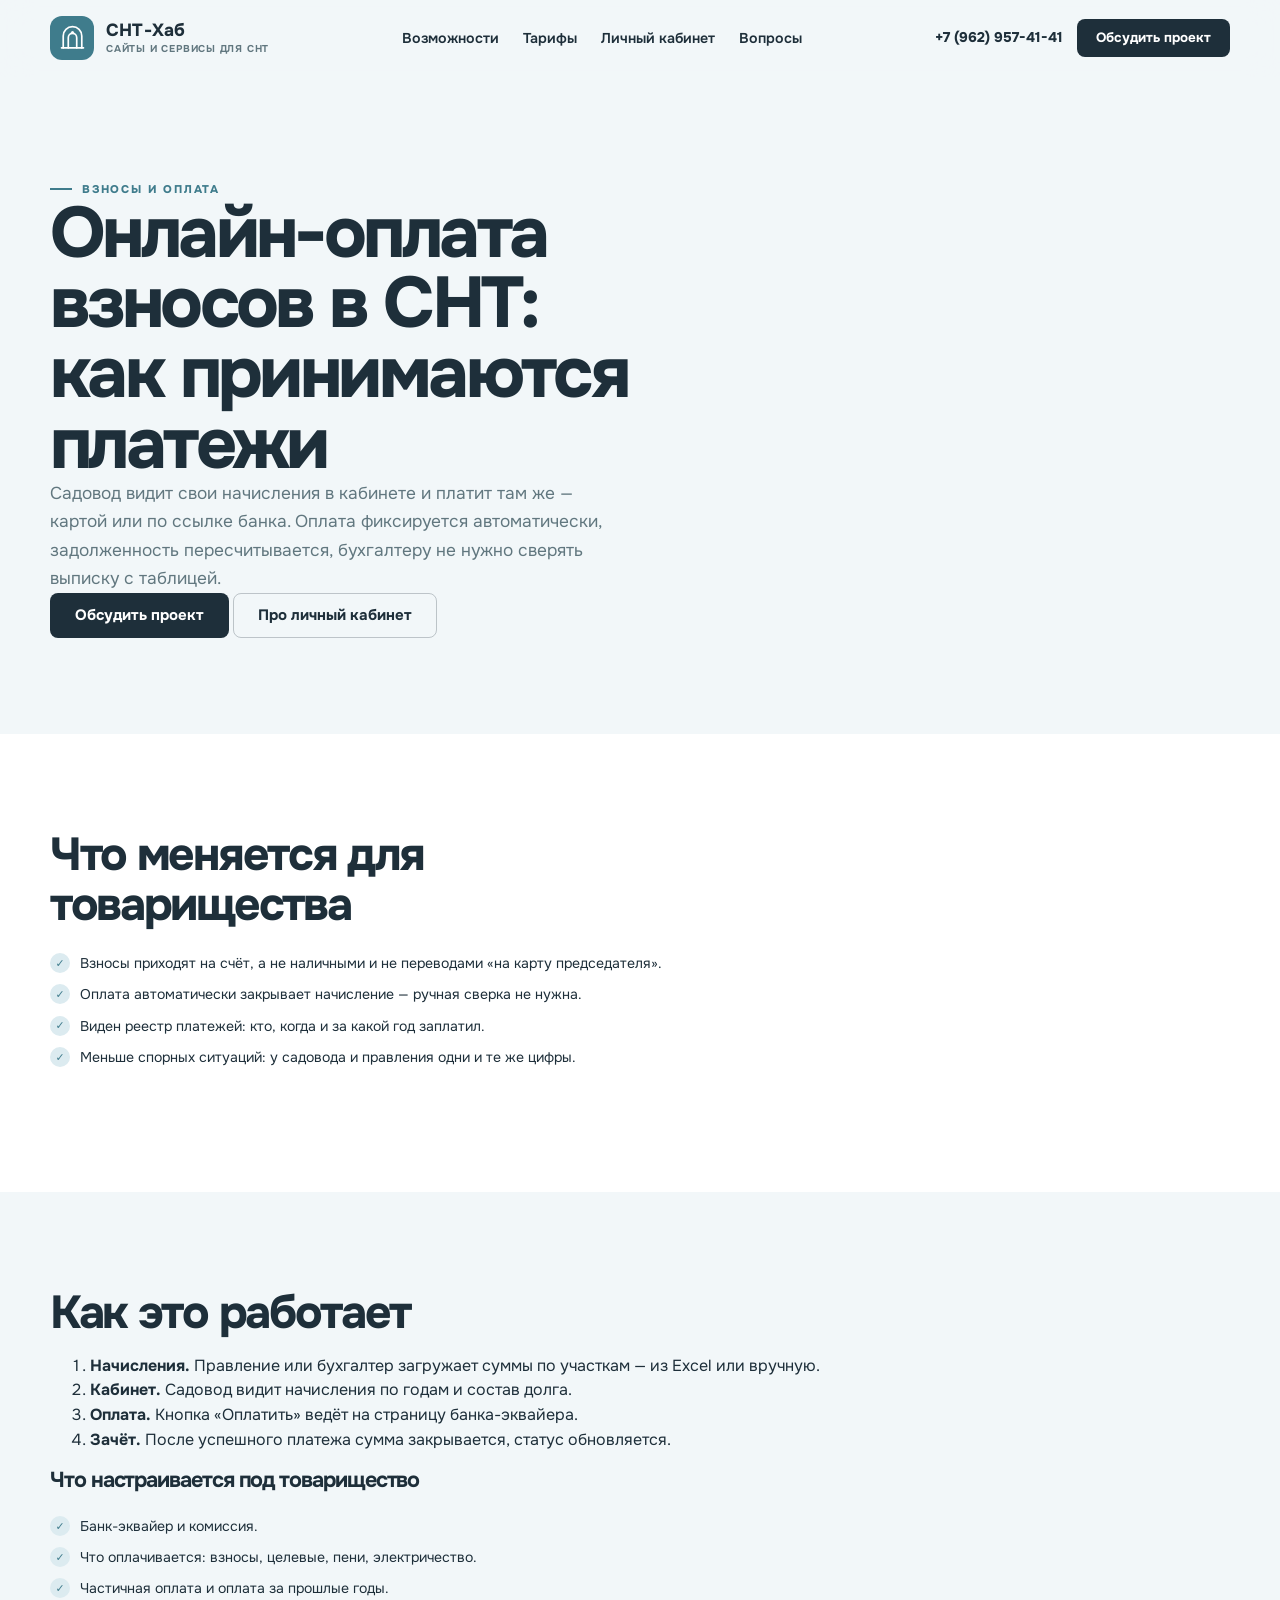
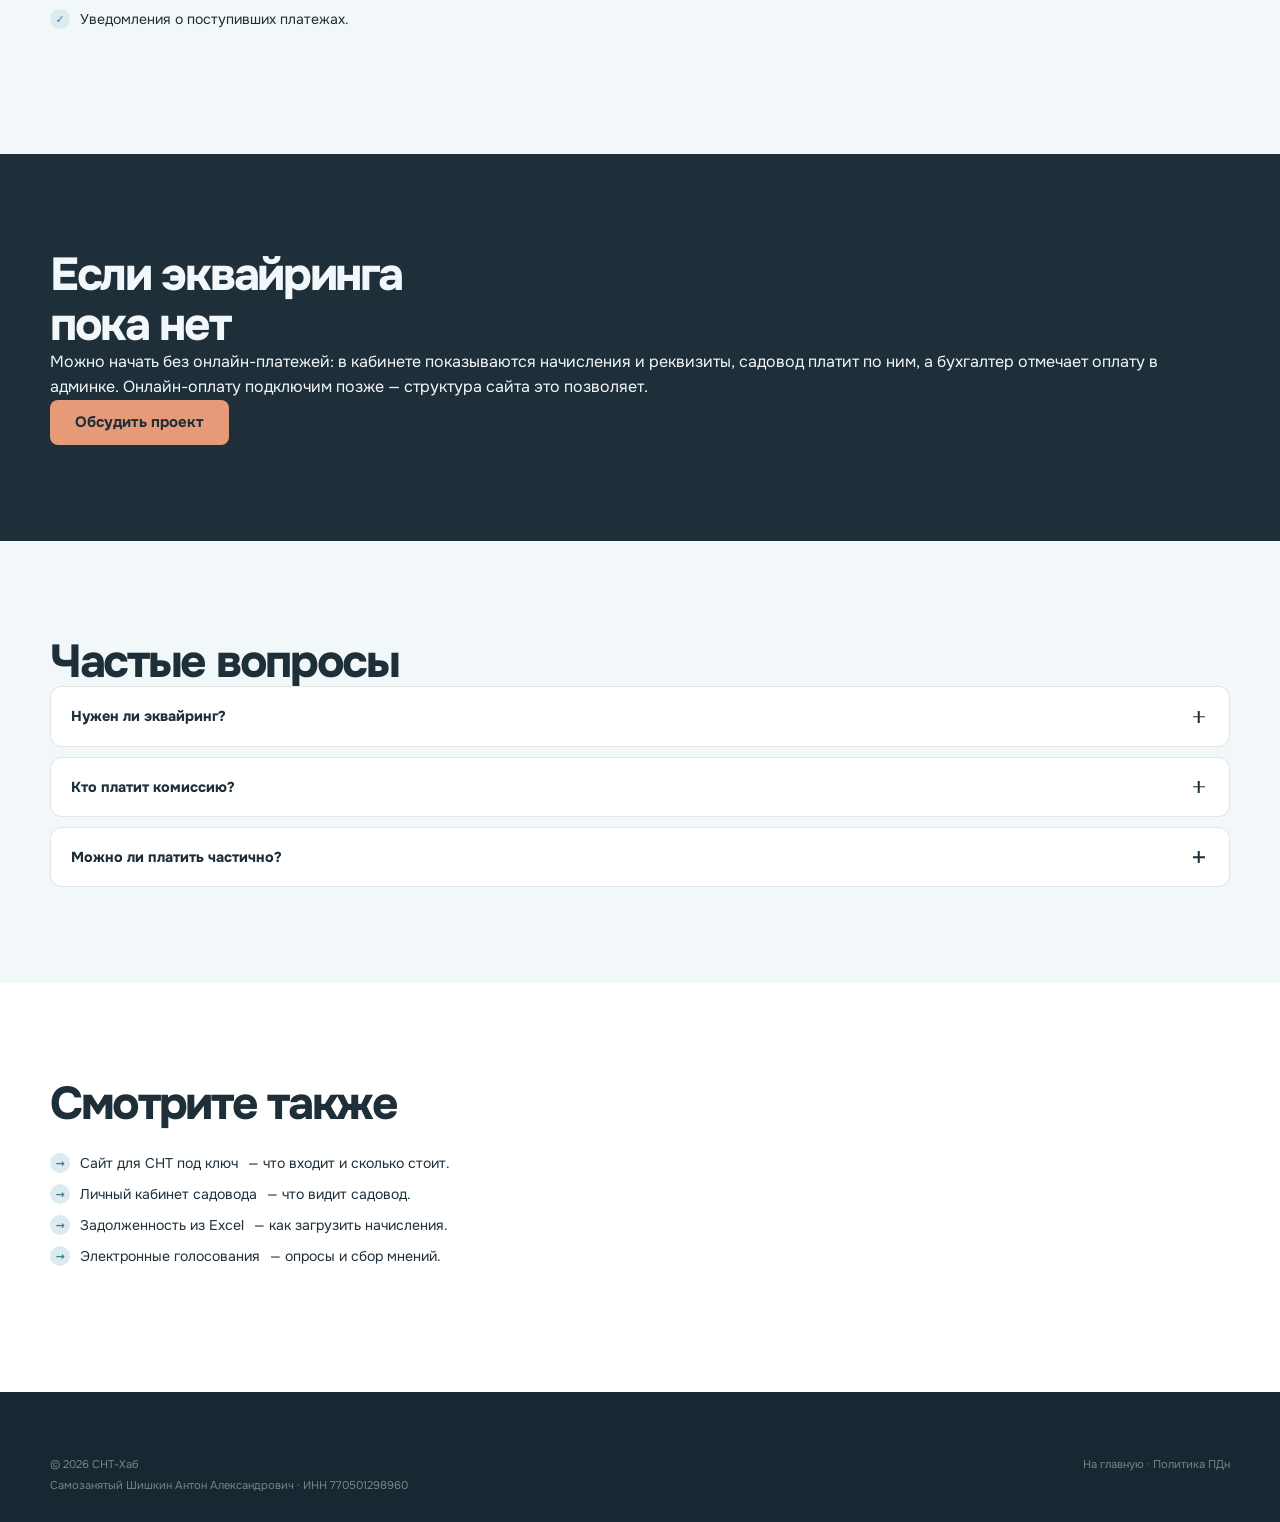
<file: oplata-vznosov/index.html>
<!doctype html>
<html lang="ru">
<head>
  <meta charset="utf-8">
  <!-- Yandex.Metrika counter -->
  <script type="text/javascript">
    (function(m,e,t,r,i,k,a){
        m[i]=m[i]||function(){(m[i].a=m[i].a||[]).push(arguments)};
        m[i].l=1*new Date();
        for (var j = 0; j < document.scripts.length; j++) {if (document.scripts[j].src === r) { return; }}
        k=e.createElement(t),a=e.getElementsByTagName(t)[0],k.async=1,k.src=r,a.parentNode.insertBefore(k,a)
    })(window, document,'script','https://mc.yandex.ru/metrika/tag.js?id=113951839', 'ym');

    ym(113951839, 'init', {ssr:true, webvisor:true, clickmap:true, ecommerce:"dataLayer", referrer: document.referrer, url: location.href, accurateTrackBounce:true, trackLinks:true});
  </script>
  <noscript><div><img src="https://mc.yandex.ru/watch/113951839" style="position:absolute; left:-9999px;" alt="" /></div></noscript>
  <!-- /Yandex.Metrika counter -->
  <meta name="viewport" content="width=device-width, initial-scale=1">
  <meta name="theme-color" content="#3f7c8c">
  <title>Онлайн-оплата взносов в СНТ — приём платежей на сайте | СНТ-Хаб</title>
  <meta name="description" content="Садовод видит начисления и оплачивает взносы онлайн в личном кабинете. Оплата фиксируется автоматически, бухгалтер видит реестр платежей и не сверяет выписки вручную.">
  <link rel="canonical" href="https://snt-hub.ru/oplata-vznosov/">
  <meta property="og:type" content="article">
  <meta property="og:locale" content="ru_RU">
  <meta property="og:site_name" content="СНТ-Хаб">
  <meta property="og:title" content="Онлайн-оплата взносов в СНТ — приём платежей на сайте">
  <meta property="og:description" content="Садовод оплачивает взносы в кабинете, оплата фиксируется автоматически.">
  <meta property="og:url" content="https://snt-hub.ru/oplata-vznosov/">
  <meta property="og:image" content="https://snt-hub.ru/assets/case-snttyazhprom.jpg">
  <link rel="icon" href="../assets/favicon.svg" type="image/svg+xml">
  <link rel="stylesheet" href="../styles.css">
  <script type="application/ld+json">
  {
    "@context": "https://schema.org",
    "@type": "BreadcrumbList",
    "itemListElement": [
      { "@type": "ListItem", "position": 1, "name": "Главная", "item": "https://snt-hub.ru/" },
      { "@type": "ListItem", "position": 2, "name": "Сайт для СНТ под ключ", "item": "https://snt-hub.ru/sait-dlya-snt/" },
      { "@type": "ListItem", "position": 3, "name": "Онлайн-оплата взносов", "item": "https://snt-hub.ru/oplata-vznosov/" }
    ]
  }
  </script>
  <script type="application/ld+json">
  {
    "@context": "https://schema.org",
    "@type": "FAQPage",
    "mainEntity": [
      {
        "@type": "Question",
        "name": "Нужен ли эквайринг, чтобы принимать взносы онлайн?",
        "acceptedAnswer": { "@type": "Answer", "text": "Да, для приёма карт нужен эквайринг банка. Его оформляет товарищество, комиссию банк удерживает с платежа. Если эквайринга нет, можно показывать реквизиты и фиксировать оплаты вручную." }
      },
      {
        "@type": "Question",
        "name": "Кто платит комиссию за онлайн-платёж?",
        "acceptedAnswer": { "@type": "Answer", "text": "Комиссию удерживает банк-эквайер. Обычно её закладывают в тариф взноса или показывают садоводу отдельной строкой перед оплатой — схему выбирает товарищество." }
      },
      {
        "@type": "Question",
        "name": "Можно ли оплатить частично или за несколько лет?",
        "acceptedAnswer": { "@type": "Answer", "text": "Да, если так настроено в админке: садовод видит начисления по годам и может оплатить конкретный год или сумму целиком. После платежа задолженность пересчитывается автоматически." }
      }
    ]
  }
  </script>
</head>
<body>
  <header class="site-header" data-header>
    <div class="container header__inner">
      <a class="brand" href="../" aria-label="СНТ-Хаб — на главную">
        <span class="brand__mark" aria-hidden="true">
          <svg viewBox="0 0 32 32" fill="none">
            <path d="M5 27V13a11 11 0 0 1 22 0v14" stroke="currentColor" stroke-width="2" stroke-linecap="round" stroke-linejoin="round"/>
            <path d="M11 27V15a5 5 0 0 1 10 0v12" stroke="currentColor" stroke-width="2" stroke-linecap="round" stroke-linejoin="round"/>
            <path d="M3 27h26" stroke="currentColor" stroke-width="2" stroke-linecap="round"/>
            <circle cx="16" cy="9" r="1.8" fill="currentColor"/>
          </svg>
        </span>
        <span class="brand__text">
          <strong>СНТ-Хаб</strong>
          <small>сайты и сервисы для СНТ</small>
        </span>
      </a>

      <nav class="nav" id="nav" aria-label="Основная навигация">
        <a href="../#features">Возможности</a>
        <a href="../#tariffs">Тарифы</a>
        <a href="../lichnyy-kabinet-sadovoda/">Личный кабинет</a>
        <a href="../#faq">Вопросы</a>
        <a class="btn btn--primary nav__cta" href="../#contact">Обсудить проект</a>
      </nav>

      <div class="header__actions">
        <a class="header__phone" href="tel:+79629574141">+7 (962) 957-41-41</a>
        <a class="btn btn--primary btn--sm" href="../#contact">Обсудить проект</a>
        <button class="nav-toggle" type="button" aria-label="Открыть меню" aria-expanded="false" aria-controls="nav" data-nav-toggle>
          <span></span><span></span><span></span>
        </button>
      </div>
    </div>
  </header>

  <main id="top">
    <section class="section">
      <div class="container">
        <span class="eyebrow">Взносы и оплата</span>
        <h1>Онлайн-оплата взносов в СНТ: как принимаются платежи</h1>
        <p class="lead">Садовод видит свои начисления в кабинете и платит там же — картой или по ссылке банка. Оплата фиксируется автоматически, задолженность пересчитывается, бухгалтеру не нужно сверять выписку с таблицей.</p>
        <p><a class="btn btn--primary" href="../#contact">Обсудить проект</a> <a class="btn btn--outline" href="../lichnyy-kabinet-sadovoda/">Про личный кабинет</a></p>
      </div>
    </section>

    <section class="section section--paper">
      <div class="container">
        <h2>Что меняется для товарищества</h2>
        <ul class="checklist">
          <li><span aria-hidden="true">✓</span> Взносы приходят на счёт, а не наличными и не переводами «на карту председателя».</li>
          <li><span aria-hidden="true">✓</span> Оплата автоматически закрывает начисление — ручная сверка не нужна.</li>
          <li><span aria-hidden="true">✓</span> Виден реестр платежей: кто, когда и за какой год заплатил.</li>
          <li><span aria-hidden="true">✓</span> Меньше спорных ситуаций: у садовода и правления одни и те же цифры.</li>
        </ul>
      </div>
    </section>

    <section class="section">
      <div class="container">
        <h2>Как это работает</h2>
        <ol>
          <li><strong>Начисления.</strong> Правление или бухгалтер загружает суммы по участкам — из Excel или вручную.</li>
          <li><strong>Кабинет.</strong> Садовод видит начисления по годам и состав долга.</li>
          <li><strong>Оплата.</strong> Кнопка «Оплатить» ведёт на страницу банка-эквайера.</li>
          <li><strong>Зачёт.</strong> После успешного платежа сумма закрывается, статус обновляется.</li>
        </ol>
        <h3>Что настраивается под товарищество</h3>
        <ul class="checklist">
          <li><span aria-hidden="true">✓</span> Банк-эквайер и комиссия.</li>
          <li><span aria-hidden="true">✓</span> Что оплачивается: взносы, целевые, пени, электричество.</li>
          <li><span aria-hidden="true">✓</span> Частичная оплата и оплата за прошлые годы.</li>
          <li><span aria-hidden="true">✓</span> Уведомления о поступивших платежах.</li>
        </ul>
      </div>
    </section>

    <section class="section section--dark">
      <div class="container">
        <h2>Если эквайринга пока нет</h2>
        <p>Можно начать без онлайн-платежей: в кабинете показываются начисления и реквизиты, садовод платит по ним, а бухгалтер отмечает оплату в админке. Онлайн-оплату подключим позже — структура сайта это позволяет.</p>
        <p><a class="btn btn--accent" href="../#contact">Обсудить проект</a></p>
      </div>
    </section>

    <section class="section">
      <div class="container">
        <h2>Частые вопросы</h2>
        <div class="accordion">
          <details>
            <summary>Нужен ли эквайринг?<span class="accordion__icon" aria-hidden="true"></span></summary>
            <div class="accordion__body">
              <p>Для приёма карт — да, его оформляет товарищество. Без эквайринга можно показывать реквизиты и фиксировать оплаты вручную.</p>
            </div>
          </details>
          <details>
            <summary>Кто платит комиссию?<span class="accordion__icon" aria-hidden="true"></span></summary>
            <div class="accordion__body">
              <p>Её удерживает банк. Обычно комиссию закладывают в тариф взноса или показывают отдельной строкой перед оплатой — выбирает товарищество.</p>
            </div>
          </details>
          <details>
            <summary>Можно ли платить частично?<span class="accordion__icon" aria-hidden="true"></span></summary>
            <div class="accordion__body">
              <p>Да, если так настроено: садовод оплачивает конкретный год или сумму целиком, задолженность пересчитывается автоматически.</p>
            </div>
          </details>
        </div>
      </div>
    </section>

    <section class="section section--paper">
      <div class="container">
        <h2>Смотрите также</h2>
        <ul class="checklist">
          <li><span aria-hidden="true">→</span> <a href="../sait-dlya-snt/">Сайт для СНТ под ключ</a> — что входит и сколько стоит.</li>
          <li><span aria-hidden="true">→</span> <a href="../lichnyy-kabinet-sadovoda/">Личный кабинет садовода</a> — что видит садовод.</li>
          <li><span aria-hidden="true">→</span> <a href="../dolzhniki-iz-excel/">Задолженность из Excel</a> — как загрузить начисления.</li>
          <li><span aria-hidden="true">→</span> <a href="../golosovaniya/">Электронные голосования</a> — опросы и сбор мнений.</li>
        </ul>
      </div>
    </section>
  </main>

  <footer class="footer footer--simple">
    <div class="container">
      <div class="footer__bottom">
        <div>
          <span>© <span data-year>2026</span> СНТ-Хаб</span>
          <span>Самозанятый Шишкин Антон Александрович · ИНН 770501298960</span>
        </div>
        <p><a href="../">На главную</a> · <a href="../privacy.html">Политика ПДн</a></p>
      </div>
    </div>
  </footer>

  <script src="../script.js"></script>
</body>
</html>
</file>
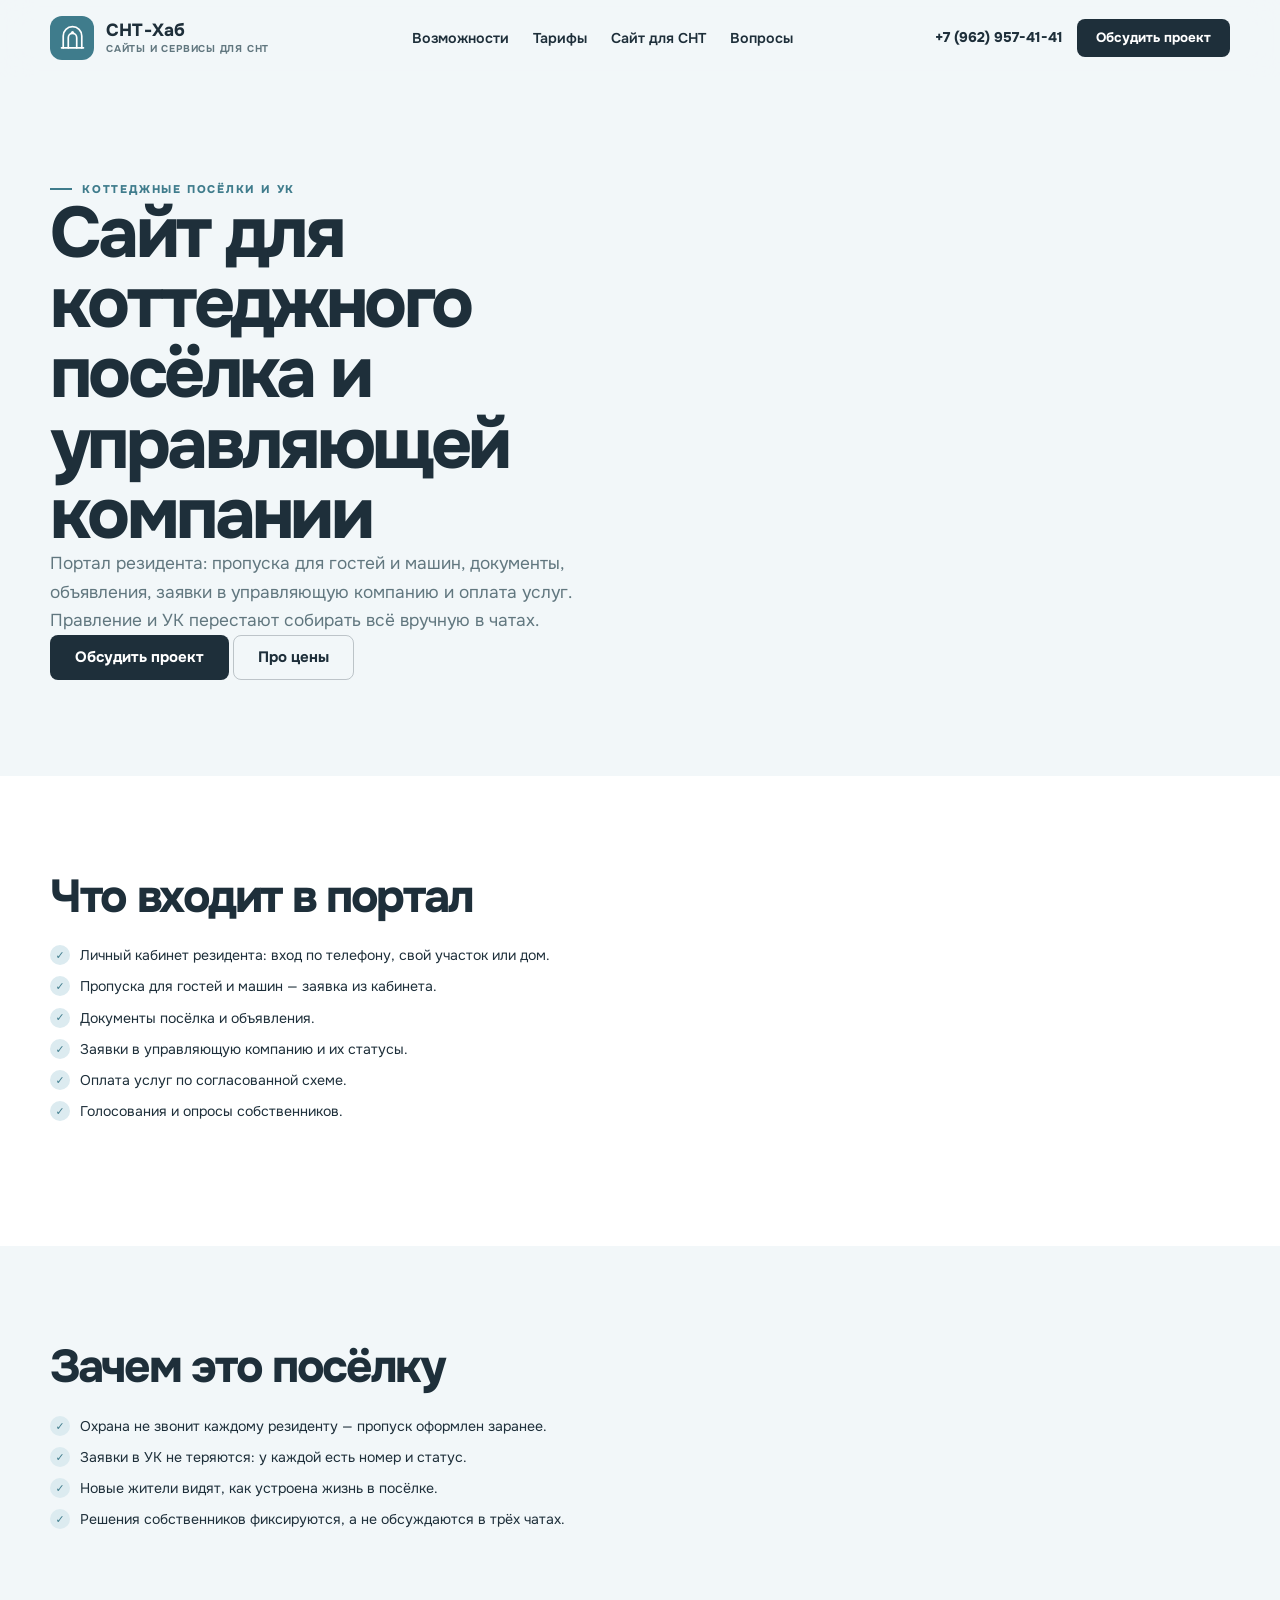
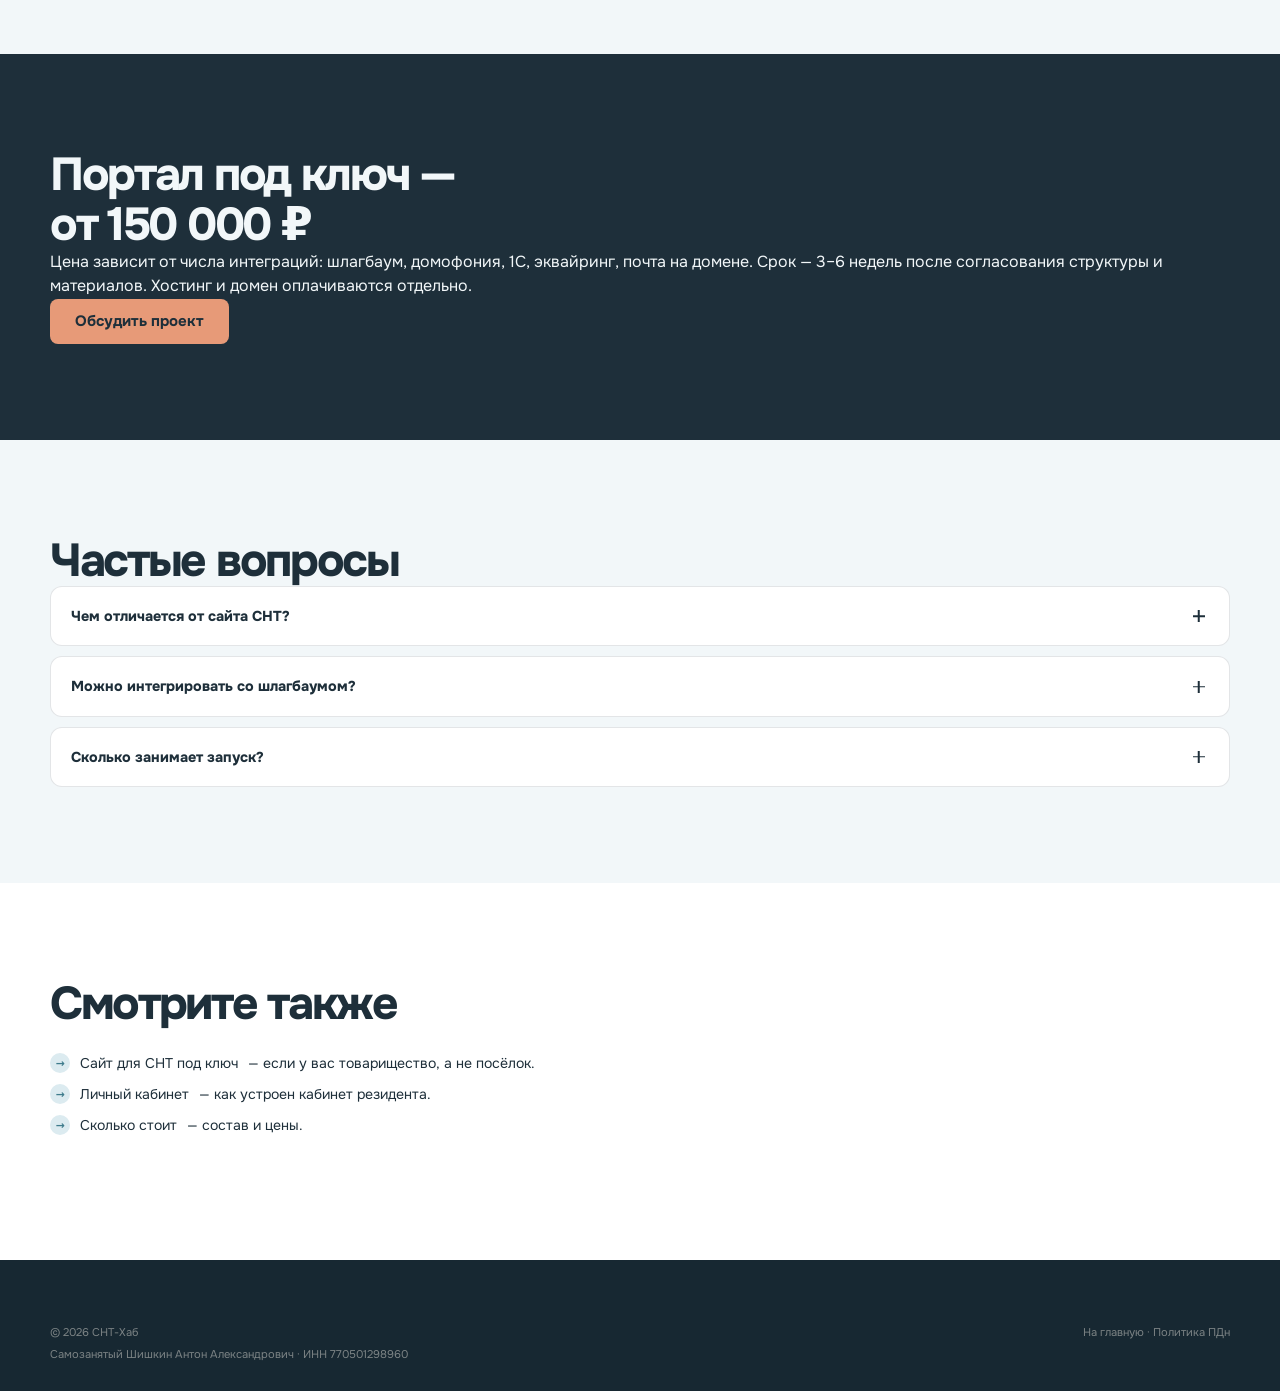
<file: sait-dlya-kottedzhnogo-poselka/index.html>
<!doctype html>
<html lang="ru">
<head>
  <meta charset="utf-8">
  <!-- Yandex.Metrika counter -->
  <script type="text/javascript">
    (function(m,e,t,r,i,k,a){
        m[i]=m[i]||function(){(m[i].a=m[i].a||[]).push(arguments)};
        m[i].l=1*new Date();
        for (var j = 0; j < document.scripts.length; j++) {if (document.scripts[j].src === r) { return; }}
        k=e.createElement(t),a=e.getElementsByTagName(t)[0],k.async=1,k.src=r,a.parentNode.insertBefore(k,a)
    })(window, document,'script','https://mc.yandex.ru/metrika/tag.js?id=113951839', 'ym');

    ym(113951839, 'init', {ssr:true, webvisor:true, clickmap:true, ecommerce:"dataLayer", referrer: document.referrer, url: location.href, accurateTrackBounce:true, trackLinks:true});
  </script>
  <noscript><div><img src="https://mc.yandex.ru/watch/113951839" style="position:absolute; left:-9999px;" alt="" /></div></noscript>
  <!-- /Yandex.Metrika counter -->
  <meta name="viewport" content="width=device-width, initial-scale=1">
  <meta name="theme-color" content="#3f7c8c">
  <title>Сайт для коттеджного посёлка и УК — портал резидента под ключ | СНТ-Хаб</title>
  <meta name="description" content="Портал для коттеджного посёлка и управляющей компании: личный кабинет резидента, пропуска для гостей и машин, документы, объявления, заявки в УК. Под ключ от 150 000 ₽.">
  <link rel="canonical" href="https://snt-hub.ru/sait-dlya-kottedzhnogo-poselka/">
  <meta property="og:type" content="article">
  <meta property="og:locale" content="ru_RU">
  <meta property="og:site_name" content="СНТ-Хаб">
  <meta property="og:title" content="Сайт для коттеджного посёлка и УК — портал резидента под ключ">
  <meta property="og:description" content="Личный кабинет резидента, пропуска, документы, объявления и заявки в УК. От 150 000 ₽.">
  <meta property="og:url" content="https://snt-hub.ru/sait-dlya-kottedzhnogo-poselka/">
  <meta property="og:image" content="https://snt-hub.ru/assets/case-snttyazhprom.jpg">
  <link rel="icon" href="../assets/favicon.svg" type="image/svg+xml">
  <link rel="stylesheet" href="../styles.css">
  <script type="application/ld+json">
  {
    "@context": "https://schema.org",
    "@type": "BreadcrumbList",
    "itemListElement": [
      { "@type": "ListItem", "position": 1, "name": "Главная", "item": "https://snt-hub.ru/" },
      { "@type": "ListItem", "position": 2, "name": "Сайт для коттеджного посёлка", "item": "https://snt-hub.ru/sait-dlya-kottedzhnogo-poselka/" }
    ]
  }
  </script>
  <script type="application/ld+json">
  {
    "@context": "https://schema.org",
    "@type": "Service",
    "name": "Портал для коттеджного посёлка и управляющей компании",
    "serviceType": "Разработка портала для коттеджного посёлка и УК",
    "provider": { "@type": "ProfessionalService", "name": "СНТ-Хаб", "telephone": "+7 (962) 957-41-41", "url": "https://snt-hub.ru/" },
    "areaServed": "Россия",
    "offers": { "@type": "Offer", "name": "Портал под ключ", "price": "150000", "priceCurrency": "RUB" }
  }
  </script>
  <script type="application/ld+json">
  {
    "@context": "https://schema.org",
    "@type": "FAQPage",
    "mainEntity": [
      {
        "@type": "Question",
        "name": "Чем портал для коттеджного посёлка отличается от сайта СНТ?",
        "acceptedAnswer": { "@type": "Answer", "text": "Аудитория — собственники и управляющая компания: нужны пропуска для гостей и машин, заявки в УК, объявления и оплата услуг. Логика шире, чем у СНТ, поэтому портал делается под ключ и стоит дороже." }
      },
      {
        "@type": "Question",
        "name": "Можно ли интегрировать пропуска со шлагбаумом?",
        "acceptedAnswer": { "@type": "Answer", "text": "Да, если у оборудования есть API или выход на интеграцию. Заявки резидентов могут попадать в систему доступа — схему уточняем на этапе проектирования." }
      },
      {
        "@type": "Question",
        "name": "Сколько времени занимает запуск?",
        "acceptedAnswer": { "@type": "Answer", "text": "Обычно 3–6 недель после согласования структуры и получения материалов. Срок зависит от числа интеграций и объёма контента." }
      }
    ]
  }
  </script>
</head>
<body>
  <header class="site-header" data-header>
    <div class="container header__inner">
      <a class="brand" href="../" aria-label="СНТ-Хаб — на главную">
        <span class="brand__mark" aria-hidden="true">
          <svg viewBox="0 0 32 32" fill="none">
            <path d="M5 27V13a11 11 0 0 1 22 0v14" stroke="currentColor" stroke-width="2" stroke-linecap="round" stroke-linejoin="round"/>
            <path d="M11 27V15a5 5 0 0 1 10 0v12" stroke="currentColor" stroke-width="2" stroke-linecap="round" stroke-linejoin="round"/>
            <path d="M3 27h26" stroke="currentColor" stroke-width="2" stroke-linecap="round"/>
            <circle cx="16" cy="9" r="1.8" fill="currentColor"/>
          </svg>
        </span>
        <span class="brand__text">
          <strong>СНТ-Хаб</strong>
          <small>сайты и сервисы для СНТ</small>
        </span>
      </a>

      <nav class="nav" id="nav" aria-label="Основная навигация">
        <a href="../#features">Возможности</a>
        <a href="../#tariffs">Тарифы</a>
        <a href="../sait-dlya-snt/">Сайт для СНТ</a>
        <a href="../#faq">Вопросы</a>
        <a class="btn btn--primary nav__cta" href="../#contact">Обсудить проект</a>
      </nav>

      <div class="header__actions">
        <a class="header__phone" href="tel:+79629574141">+7 (962) 957-41-41</a>
        <a class="btn btn--primary btn--sm" href="../#contact">Обсудить проект</a>
        <button class="nav-toggle" type="button" aria-label="Открыть меню" aria-expanded="false" aria-controls="nav" data-nav-toggle>
          <span></span><span></span><span></span>
        </button>
      </div>
    </div>
  </header>

  <main id="top">
    <section class="section">
      <div class="container">
        <span class="eyebrow">Коттеджные посёлки и УК</span>
        <h1>Сайт для коттеджного посёлка и управляющей компании</h1>
        <p class="lead">Портал резидента: пропуска для гостей и машин, документы, объявления, заявки в управляющую компанию и оплата услуг. Правление и УК перестают собирать всё вручную в чатах.</p>
        <p><a class="btn btn--primary" href="../#contact">Обсудить проект</a> <a class="btn btn--outline" href="../skolko-stoit-sayt-dlya-snt/">Про цены</a></p>
      </div>
    </section>

    <section class="section section--paper">
      <div class="container">
        <h2>Что входит в портал</h2>
        <ul class="checklist">
          <li><span aria-hidden="true">✓</span> Личный кабинет резидента: вход по телефону, свой участок или дом.</li>
          <li><span aria-hidden="true">✓</span> Пропуска для гостей и машин — заявка из кабинета.</li>
          <li><span aria-hidden="true">✓</span> Документы посёлка и объявления.</li>
          <li><span aria-hidden="true">✓</span> Заявки в управляющую компанию и их статусы.</li>
          <li><span aria-hidden="true">✓</span> Оплата услуг по согласованной схеме.</li>
          <li><span aria-hidden="true">✓</span> Голосования и опросы собственников.</li>
        </ul>
      </div>
    </section>

    <section class="section">
      <div class="container">
        <h2>Зачем это посёлку</h2>
        <ul class="checklist">
          <li><span aria-hidden="true">✓</span> Охрана не звонит каждому резиденту — пропуск оформлен заранее.</li>
          <li><span aria-hidden="true">✓</span> Заявки в УК не теряются: у каждой есть номер и статус.</li>
          <li><span aria-hidden="true">✓</span> Новые жители видят, как устроена жизнь в посёлке.</li>
          <li><span aria-hidden="true">✓</span> Решения собственников фиксируются, а не обсуждаются в трёх чатах.</li>
        </ul>
      </div>
    </section>

    <section class="section section--dark">
      <div class="container">
        <h2>Портал под ключ — от 150 000 ₽</h2>
        <p>Цена зависит от числа интеграций: шлагбаум, домофония, 1С, эквайринг, почта на домене. Срок — 3–6 недель после согласования структуры и материалов. Хостинг и домен оплачиваются отдельно.</p>
        <p><a class="btn btn--accent" href="../#contact">Обсудить проект</a></p>
      </div>
    </section>

    <section class="section">
      <div class="container">
        <h2>Частые вопросы</h2>
        <div class="accordion">
          <details>
            <summary>Чем отличается от сайта СНТ?<span class="accordion__icon" aria-hidden="true"></span></summary>
            <div class="accordion__body">
              <p>Аудитория — собственники и управляющая компания, поэтому шире функциональность: пропуска, заявки в УК, объявления, оплата услуг.</p>
            </div>
          </details>
          <details>
            <summary>Можно интегрировать со шлагбаумом?<span class="accordion__icon" aria-hidden="true"></span></summary>
            <div class="accordion__body">
              <p>Да, если у оборудования есть API. Схему уточняем на этапе проектирования.</p>
            </div>
          </details>
          <details>
            <summary>Сколько занимает запуск?<span class="accordion__icon" aria-hidden="true"></span></summary>
            <div class="accordion__body">
              <p>Обычно 3–6 недель после согласования структуры и получения материалов.</p>
            </div>
          </details>
        </div>
      </div>
    </section>

    <section class="section section--paper">
      <div class="container">
        <h2>Смотрите также</h2>
        <ul class="checklist">
          <li><span aria-hidden="true">→</span> <a href="../sait-dlya-snt/">Сайт для СНТ под ключ</a> — если у вас товарищество, а не посёлок.</li>
          <li><span aria-hidden="true">→</span> <a href="../lichnyy-kabinet-sadovoda/">Личный кабинет</a> — как устроен кабинет резидента.</li>
          <li><span aria-hidden="true">→</span> <a href="../skolko-stoit-sayt-dlya-snt/">Сколько стоит</a> — состав и цены.</li>
        </ul>
      </div>
    </section>
  </main>

  <footer class="footer footer--simple">
    <div class="container">
      <div class="footer__bottom">
        <div>
          <span>© <span data-year>2026</span> СНТ-Хаб</span>
          <span>Самозанятый Шишкин Антон Александрович · ИНН 770501298960</span>
        </div>
        <p><a href="../">На главную</a> · <a href="../privacy.html">Политика ПДн</a></p>
      </div>
    </div>
  </footer>

  <script src="../script.js"></script>
</body>
</html>
</file>
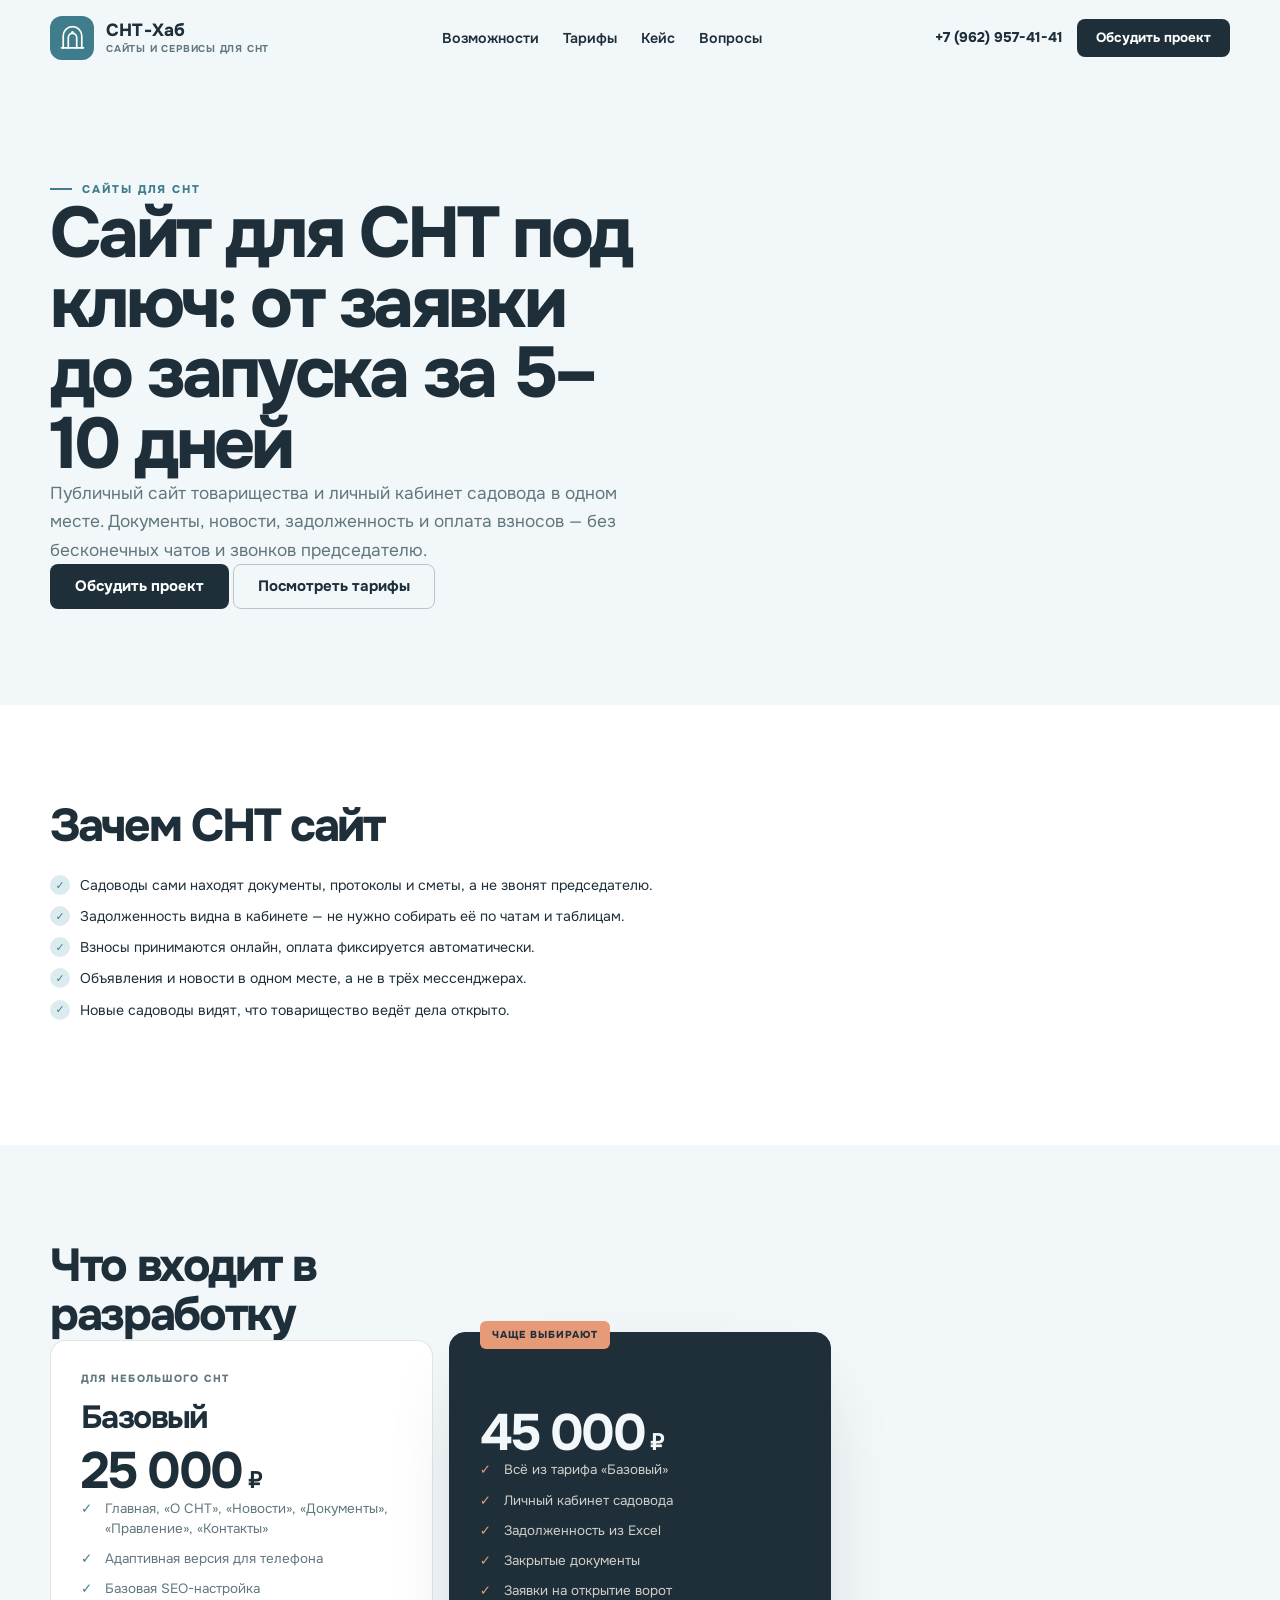
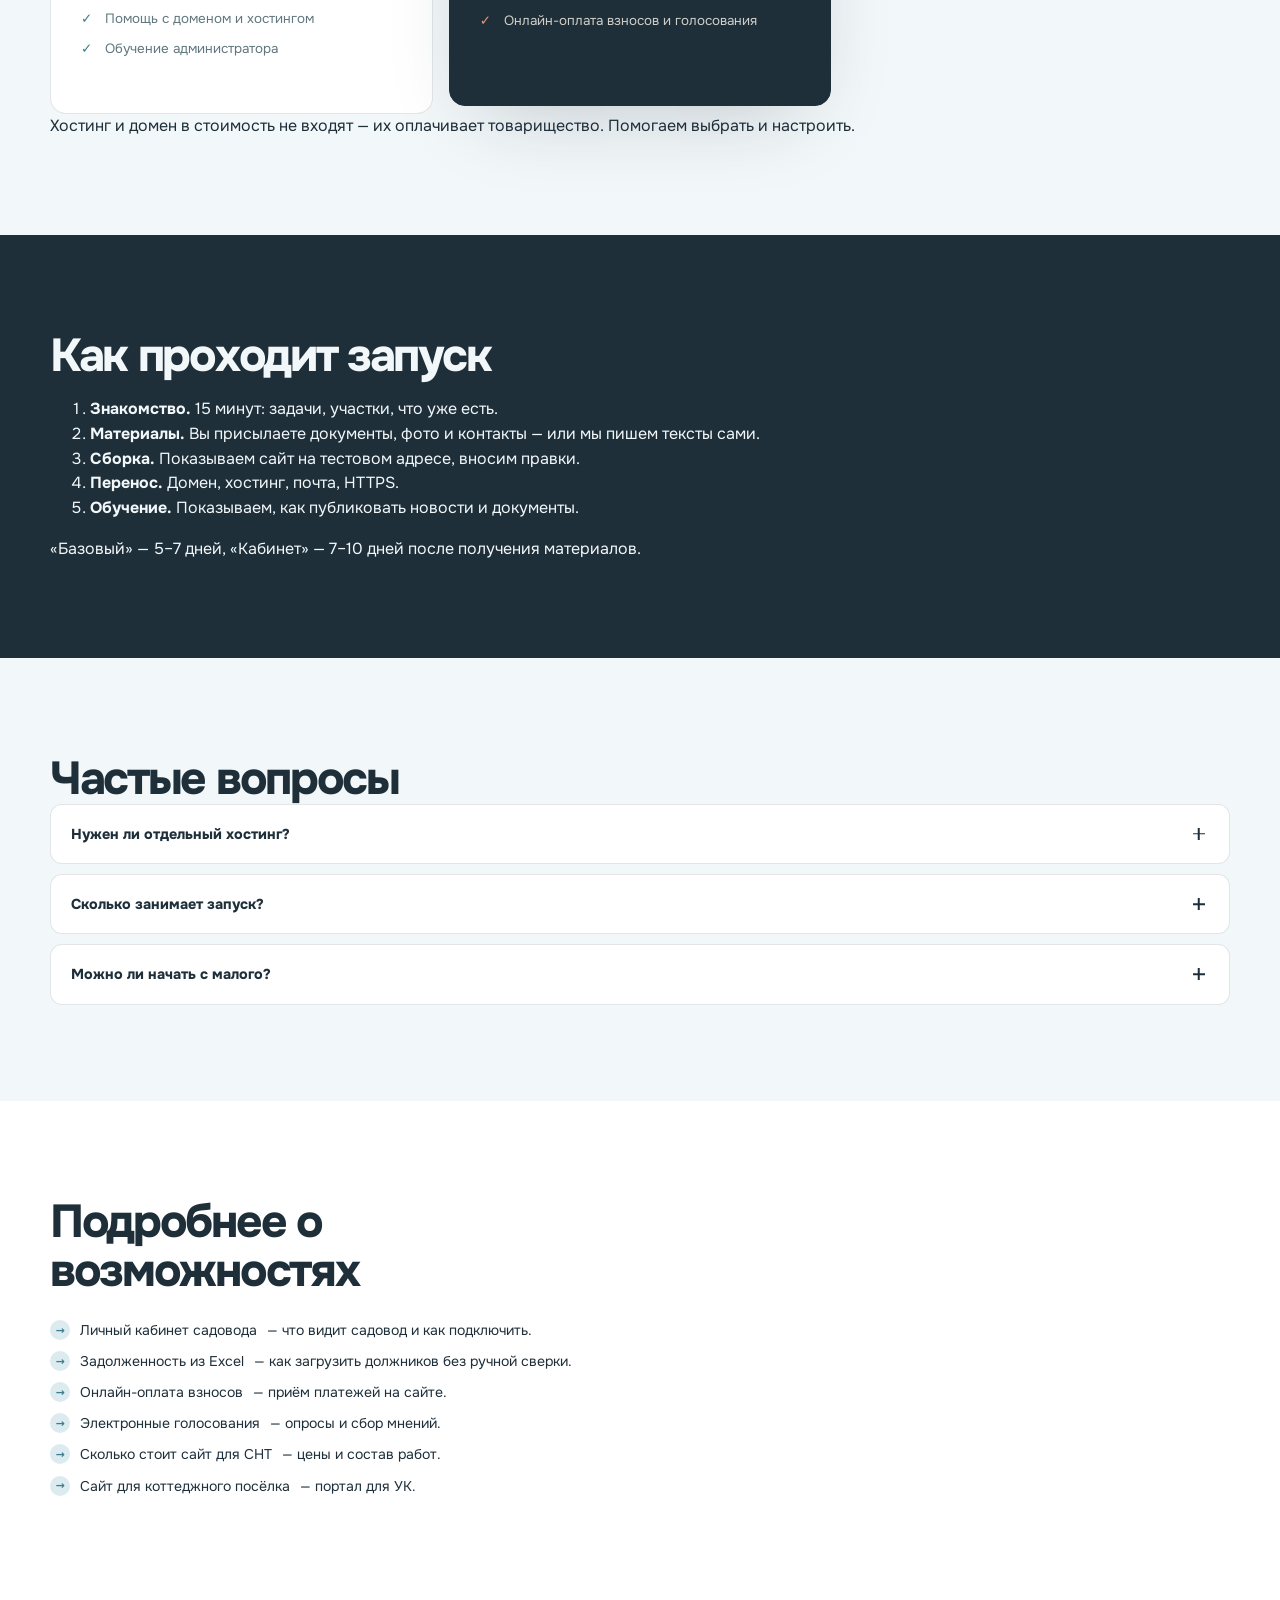
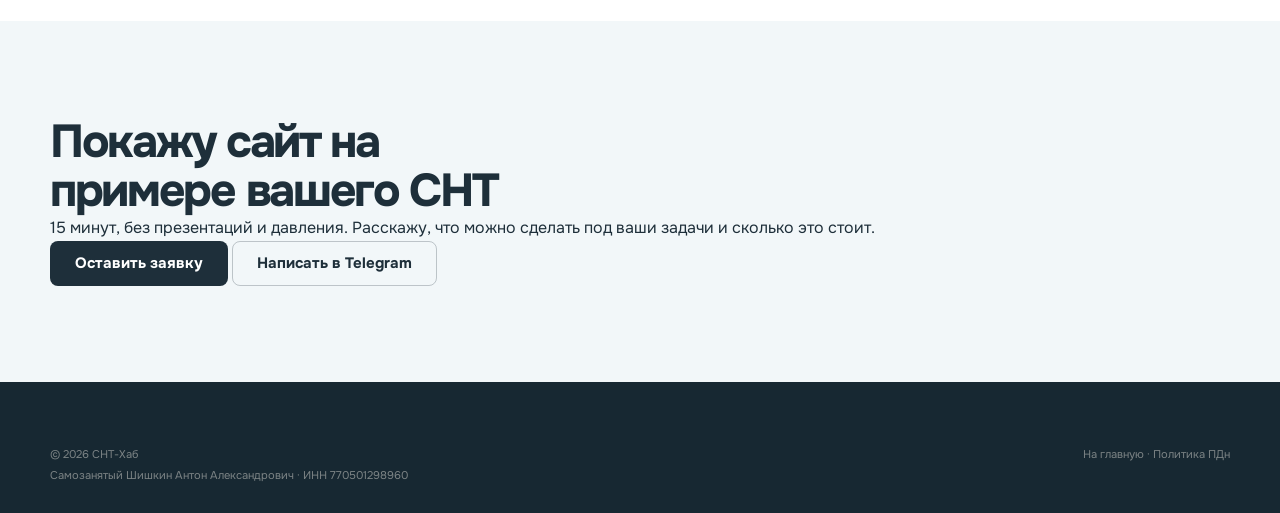
<file: sait-dlya-snt/index.html>
﻿<!doctype html>
<html lang="ru">
<head>
  <meta charset="utf-8">
  <!-- Yandex.Metrika counter -->
  <script type="text/javascript">
    (function(m,e,t,r,i,k,a){
        m[i]=m[i]||function(){(m[i].a=m[i].a||[]).push(arguments)};
        m[i].l=1*new Date();
        for (var j = 0; j < document.scripts.length; j++) {if (document.scripts[j].src === r) { return; }}
        k=e.createElement(t),a=e.getElementsByTagName(t)[0],k.async=1,k.src=r,a.parentNode.insertBefore(k,a)
    })(window, document,'script','https://mc.yandex.ru/metrika/tag.js?id=113951839', 'ym');

    ym(113951839, 'init', {ssr:true, webvisor:true, clickmap:true, ecommerce:"dataLayer", referrer: document.referrer, url: location.href, accurateTrackBounce:true, trackLinks:true});
  </script>
  <noscript><div><img src="https://mc.yandex.ru/watch/113951839" style="position:absolute; left:-9999px;" alt="" /></div></noscript>
  <!-- /Yandex.Metrika counter -->
  <meta name="viewport" content="width=device-width, initial-scale=1">
  <meta name="theme-color" content="#3f7c8c">
  <title>Сайт для СНТ под ключ — разработка и запуск за 5–10 дней | СНТ-Хаб</title>
  <meta name="description" content="Разработка сайта для СНТ под ключ: публичный сайт и личный кабинет садовода, документы, задолженность из Excel, оплата взносов. Базовый — 25 000 ₽, Кабинет — 45 000 ₽.">
  <link rel="canonical" href="https://snt-hub.ru/sait-dlya-snt/">
  <meta property="og:type" content="article">
  <meta property="og:locale" content="ru_RU">
  <meta property="og:site_name" content="СНТ-Хаб">
  <meta property="og:title" content="Сайт для СНТ под ключ — разработка и запуск за 5–10 дней">
  <meta property="og:description" content="Публичный сайт и личный кабинет садовода, документы, задолженность из Excel, оплата взносов. От 25 000 ₽.">
  <meta property="og:url" content="https://snt-hub.ru/sait-dlya-snt/">
  <meta property="og:image" content="https://snt-hub.ru/assets/case-snttyazhprom.jpg">
  <link rel="icon" href="../assets/favicon.svg" type="image/svg+xml">
  <link rel="stylesheet" href="../styles.css">
  <script type="application/ld+json">
  {
    "@context": "https://schema.org",
    "@type": "Service",
    "name": "Разработка сайта для СНТ под ключ",
    "serviceType": "Разработка сайтов для СНТ и коттеджных посёлков",
    "provider": {
      "@type": "ProfessionalService",
      "name": "СНТ-Хаб",
      "telephone": "+7 (962) 957-41-41",
      "email": "info@snt-hub.ru",
      "url": "https://snt-hub.ru/"
    },
    "areaServed": "Россия",
    "offers": [
      { "@type": "Offer", "name": "Базовый сайт для СНТ", "price": "25000", "priceCurrency": "RUB" },
      { "@type": "Offer", "name": "Сайт для СНТ с личным кабинетом", "price": "45000", "priceCurrency": "RUB" }
    ]
  }
  </script>
  <script type="application/ld+json">
  {
    "@context": "https://schema.org",
    "@type": "BreadcrumbList",
    "itemListElement": [
      { "@type": "ListItem", "position": 1, "name": "Главная", "item": "https://snt-hub.ru/" },
      { "@type": "ListItem", "position": 2, "name": "Сайт для СНТ под ключ", "item": "https://snt-hub.ru/sait-dlya-snt/" }
    ]
  }
  </script>
</head>
<body>
  <header class="site-header" data-header>
    <div class="container header__inner">
      <a class="brand" href="../" aria-label="СНТ-Хаб — на главную">
        <span class="brand__mark" aria-hidden="true">
          <svg viewBox="0 0 32 32" fill="none">
            <path d="M5 27V13a11 11 0 0 1 22 0v14" stroke="currentColor" stroke-width="2" stroke-linecap="round" stroke-linejoin="round"/>
            <path d="M11 27V15a5 5 0 0 1 10 0v12" stroke="currentColor" stroke-width="2" stroke-linecap="round" stroke-linejoin="round"/>
            <path d="M3 27h26" stroke="currentColor" stroke-width="2" stroke-linecap="round"/>
            <circle cx="16" cy="9" r="1.8" fill="currentColor"/>
          </svg>
        </span>
        <span class="brand__text">
          <strong>СНТ-Хаб</strong>
          <small>сайты и сервисы для СНТ</small>
        </span>
      </a>

      <nav class="nav" id="nav" aria-label="Основная навигация">
        <a href="../#features">Возможности</a>
        <a href="../#tariffs">Тарифы</a>
        <a href="../#case">Кейс</a>
        <a href="../#faq">Вопросы</a>
        <a class="btn btn--primary nav__cta" href="../#contact">Обсудить проект</a>
      </nav>

      <div class="header__actions">
        <a class="header__phone" href="tel:+79629574141">+7 (962) 957-41-41</a>
        <a class="btn btn--primary btn--sm" href="../#contact">Обсудить проект</a>
        <button class="nav-toggle" type="button" aria-label="Открыть меню" aria-expanded="false" aria-controls="nav" data-nav-toggle>
          <span></span><span></span><span></span>
        </button>
      </div>
    </div>
  </header>

  <main id="top">
    <section class="section">
      <div class="container">
        <span class="eyebrow">Сайты для СНТ</span>
        <h1>Сайт для СНТ под ключ: от заявки до запуска за 5–10 дней</h1>
        <p class="lead">Публичный сайт товарищества и личный кабинет садовода в одном месте. Документы, новости, задолженность и оплата взносов — без бесконечных чатов и звонков председателю.</p>
        <p><a class="btn btn--primary" href="../#contact">Обсудить проект</a> <a class="btn btn--outline" href="../#tariffs">Посмотреть тарифы</a></p>
      </div>
    </section>

    <section class="section section--paper">
      <div class="container">
        <h2>Зачем СНТ сайт</h2>
        <ul class="checklist">
          <li><span aria-hidden="true">✓</span> Садоводы сами находят документы, протоколы и сметы, а не звонят председателю.</li>
          <li><span aria-hidden="true">✓</span> Задолженность видна в кабинете — не нужно собирать её по чатам и таблицам.</li>
          <li><span aria-hidden="true">✓</span> Взносы принимаются онлайн, оплата фиксируется автоматически.</li>
          <li><span aria-hidden="true">✓</span> Объявления и новости в одном месте, а не в трёх мессенджерах.</li>
          <li><span aria-hidden="true">✓</span> Новые садоводы видят, что товарищество ведёт дела открыто.</li>
        </ul>
      </div>
    </section>

    <section class="section">
      <div class="container">
        <h2>Что входит в разработку</h2>
        <div class="pricing-grid">
          <article class="price-card">
            <span class="price-card__tag">Для небольшого СНТ</span>
            <h3>Базовый</h3>
            <div class="price"><strong>25 000</strong><span>₽</span></div>
            <ul class="price-list">
              <li>Главная, «О СНТ», «Новости», «Документы», «Правление», «Контакты»</li>
              <li>Адаптивная версия для телефона</li>
              <li>Базовая SEO-настройка</li>
              <li>Помощь с доменом и хостингом</li>
              <li>Обучение администратора</li>
            </ul>
          </article>
          <article class="price-card price-card--featured">
            <span class="price-card__badge">Чаще выбирают</span>
            <h3>Кабинет</h3>
            <div class="price"><strong>45 000</strong><span>₽</span></div>
            <ul class="price-list">
              <li>Всё из тарифа «Базовый»</li>
              <li>Личный кабинет садовода</li>
              <li>Задолженность из Excel</li>
              <li>Закрытые документы</li>
              <li>Заявки на открытие ворот</li>
              <li>Онлайн-оплата взносов и голосования</li>
            </ul>
          </article>
        </div>
        <p>Хостинг и домен в стоимость не входят — их оплачивает товарищество. Помогаем выбрать и настроить.</p>
      </div>
    </section>

    <section class="section section--dark">
      <div class="container">
        <h2>Как проходит запуск</h2>
        <ol>
          <li><strong>Знакомство.</strong> 15 минут: задачи, участки, что уже есть.</li>
          <li><strong>Материалы.</strong> Вы присылаете документы, фото и контакты — или мы пишем тексты сами.</li>
          <li><strong>Сборка.</strong> Показываем сайт на тестовом адресе, вносим правки.</li>
          <li><strong>Перенос.</strong> Домен, хостинг, почта, HTTPS.</li>
          <li><strong>Обучение.</strong> Показываем, как публиковать новости и документы.</li>
        </ol>
        <p>«Базовый» — 5–7 дней, «Кабинет» — 7–10 дней после получения материалов.</p>
      </div>
    </section>

    <section class="section">
      <div class="container">
        <h2>Частые вопросы</h2>
        <div class="accordion">
          <details>
            <summary>Нужен ли отдельный хостинг?<span class="accordion__icon" aria-hidden="true"></span></summary>
            <div class="accordion__body">
              <p>Да, для сайта с личным кабинетом нужен хостинг с PHP и MySQL. Помогаем выбрать и настроить, оплачивает его товарищество.</p>
            </div>
          </details>
          <details>
            <summary>Сколько занимает запуск?<span class="accordion__icon" aria-hidden="true"></span></summary>
            <div class="accordion__body">
              <p>«Базовый» — 5–7 дней, «Кабинет» — 7–10 дней после получения материалов. Срок зависит от того, как быстро согласуют правки.</p>
            </div>
          </details>
          <details>
            <summary>Можно ли начать с малого?<span class="accordion__icon" aria-hidden="true"></span></summary>
            <div class="accordion__body">
              <p>Да. Можно запустить «Базовый», а личный кабинет добавить позже — структура сайта это позволяет.</p>
            </div>
          </details>
        </div>
      </div>
    </section>

    <section class="section section--paper">
      <div class="container">
        <h2>Подробнее о возможностях</h2>
        <ul class="checklist">
          <li><span aria-hidden="true">→</span> <a href="../lichnyy-kabinet-sadovoda/">Личный кабинет садовода</a> — что видит садовод и как подключить.</li>
          <li><span aria-hidden="true">→</span> <a href="../dolzhniki-iz-excel/">Задолженность из Excel</a> — как загрузить должников без ручной сверки.</li>
          <li><span aria-hidden="true">→</span> <a href="../oplata-vznosov/">Онлайн-оплата взносов</a> — приём платежей на сайте.</li>
          <li><span aria-hidden="true">→</span> <a href="../golosovaniya/">Электронные голосования</a> — опросы и сбор мнений.</li>
          <li><span aria-hidden="true">→</span> <a href="../skolko-stoit-sayt-dlya-snt/">Сколько стоит сайт для СНТ</a> — цены и состав работ.</li>
          <li><span aria-hidden="true">→</span> <a href="../sait-dlya-kottedzhnogo-poselka/">Сайт для коттеджного посёлка</a> — портал для УК.</li>
        </ul>
      </div>
    </section>

    <section class="section">
      <div class="container">
        <h2>Покажу сайт на примере вашего СНТ</h2>
        <p>15 минут, без презентаций и давления. Расскажу, что можно сделать под ваши задачи и сколько это стоит.</p>
        <p><a class="btn btn--primary" href="../#contact">Оставить заявку</a> <a class="btn btn--outline" href="https://t.me/Ant_Shishk" target="_blank" rel="noopener">Написать в Telegram</a></p>
      </div>
    </section>
  </main>

  <footer class="footer footer--simple">
    <div class="container">
      <div class="footer__bottom">
        <div>
          <span>© <span data-year>2026</span> СНТ-Хаб</span>
          <span>Самозанятый Шишкин Антон Александрович · ИНН 770501298960</span>
        </div>
        <p><a href="../">На главную</a> · <a href="../privacy.html">Политика ПДн</a></p>
      </div>
    </div>
  </footer>

  <script src="../script.js"></script>
</body>
</html>
</file>
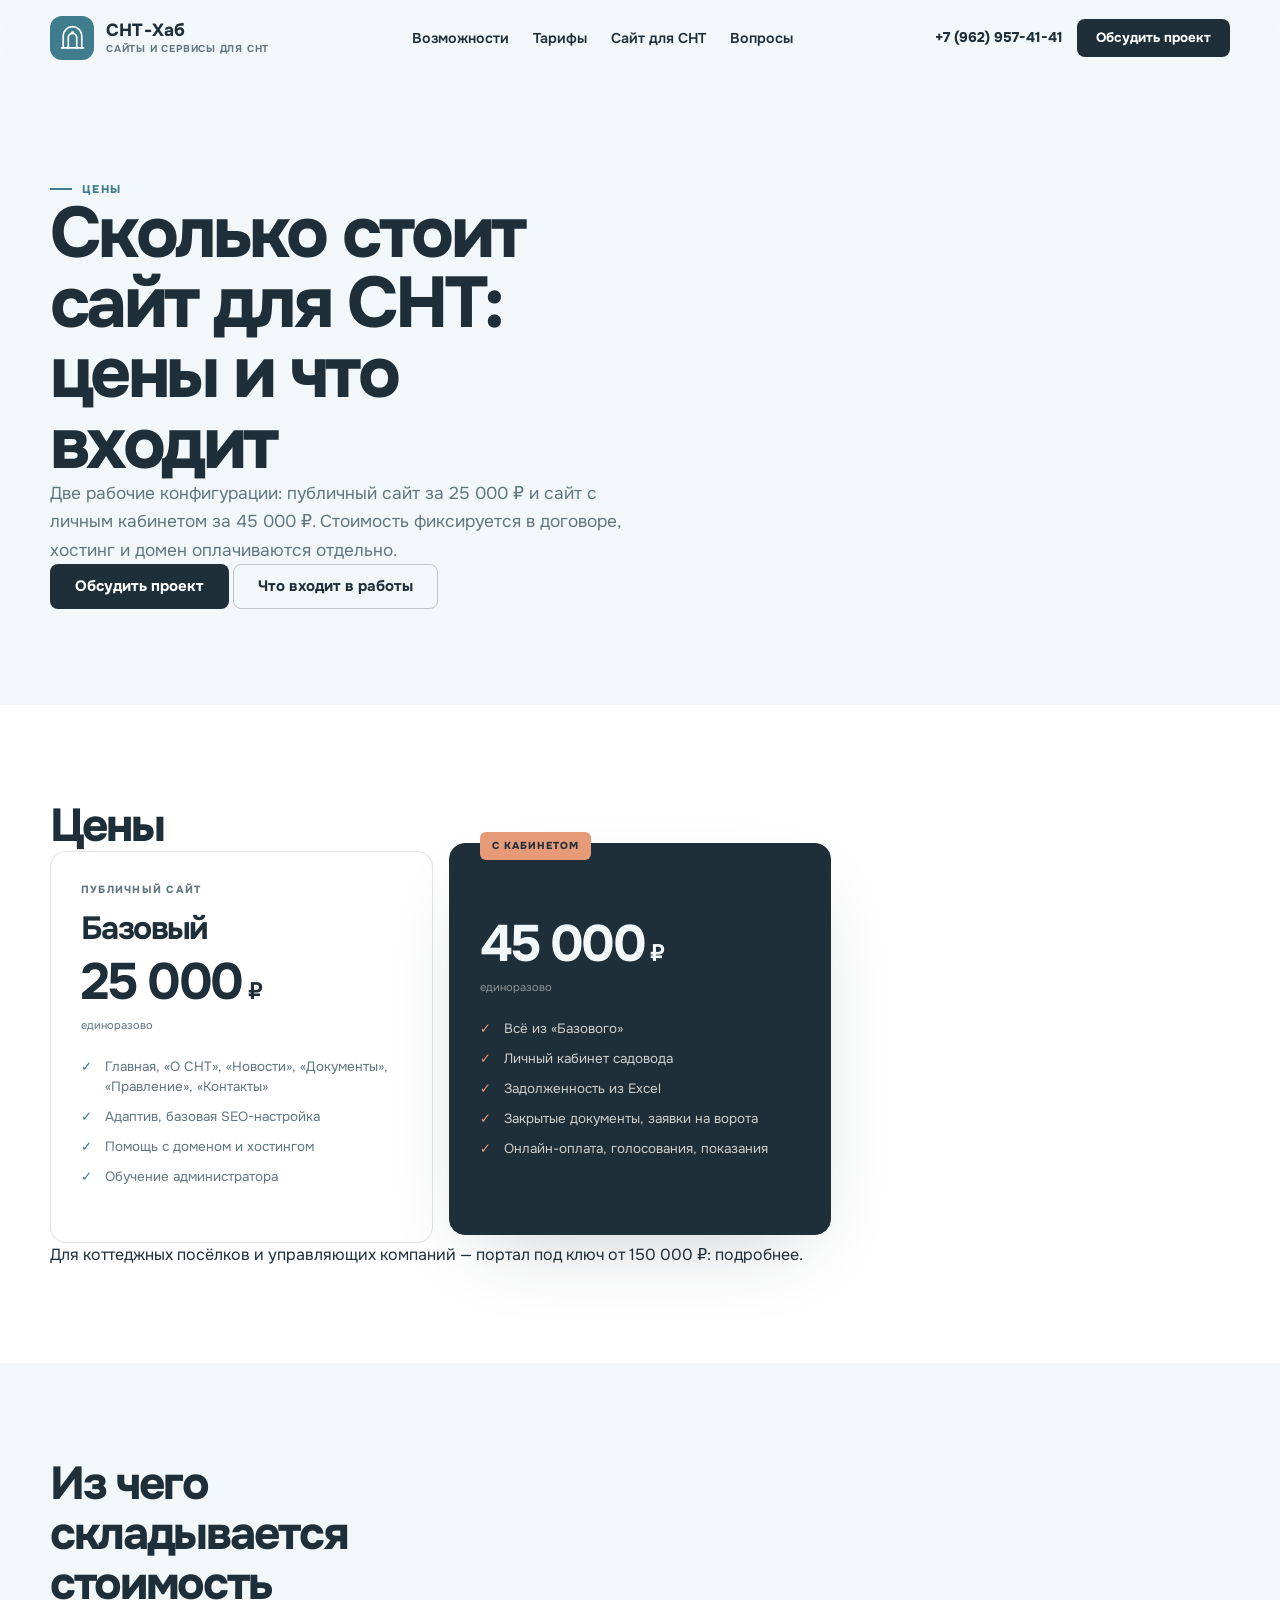
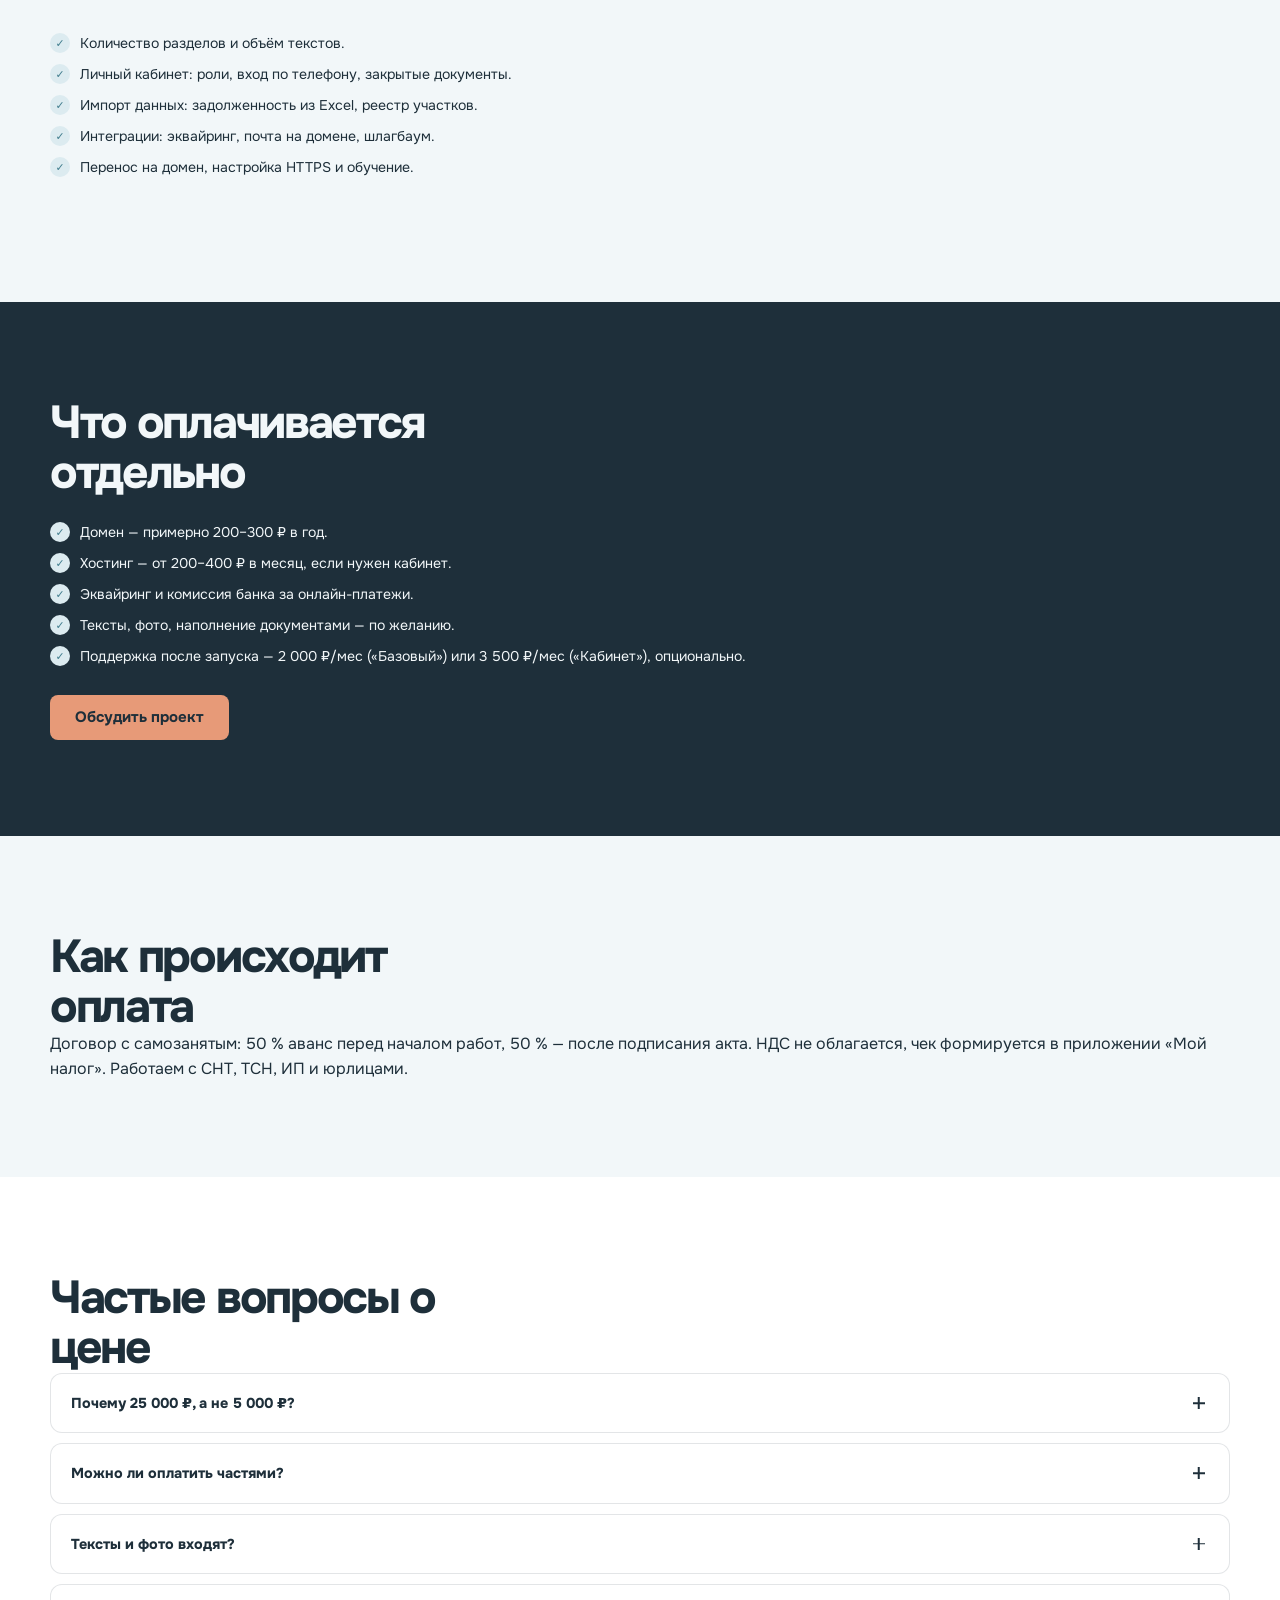
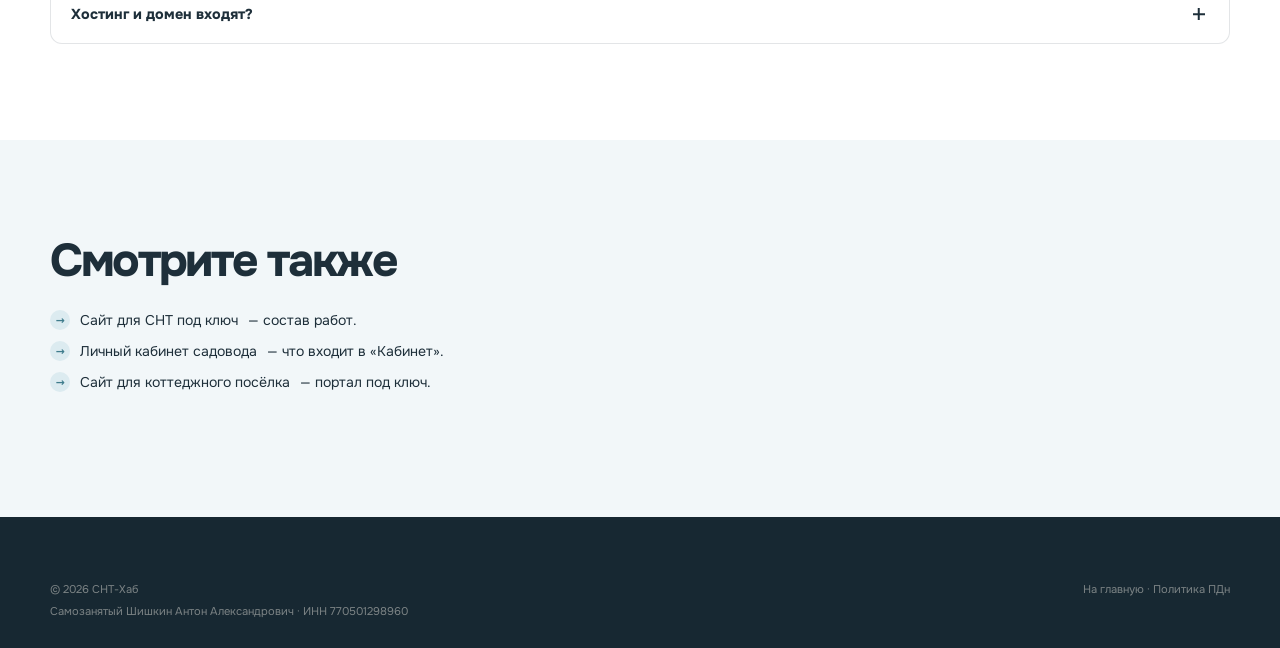
<file: skolko-stoit-sayt-dlya-snt/index.html>
<!doctype html>
<html lang="ru">
<head>
  <meta charset="utf-8">
  <!-- Yandex.Metrika counter -->
  <script type="text/javascript">
    (function(m,e,t,r,i,k,a){
        m[i]=m[i]||function(){(m[i].a=m[i].a||[]).push(arguments)};
        m[i].l=1*new Date();
        for (var j = 0; j < document.scripts.length; j++) {if (document.scripts[j].src === r) { return; }}
        k=e.createElement(t),a=e.getElementsByTagName(t)[0],k.async=1,k.src=r,a.parentNode.insertBefore(k,a)
    })(window, document,'script','https://mc.yandex.ru/metrika/tag.js?id=113951839', 'ym');

    ym(113951839, 'init', {ssr:true, webvisor:true, clickmap:true, ecommerce:"dataLayer", referrer: document.referrer, url: location.href, accurateTrackBounce:true, trackLinks:true});
  </script>
  <noscript><div><img src="https://mc.yandex.ru/watch/113951839" style="position:absolute; left:-9999px;" alt="" /></div></noscript>
  <!-- /Yandex.Metrika counter -->
  <meta name="viewport" content="width=device-width, initial-scale=1">
  <meta name="theme-color" content="#3f7c8c">
  <title>Сколько стоит сайт для СНТ — цены и состав работ | СНТ-Хаб</title>
  <meta name="description" content="Сколько стоит сайт для СНТ: 25 000 ₽ за публичный сайт, 45 000 ₽ с личным кабинетом. Что входит в цену, что оплачивается отдельно и из чего складывается стоимость.">
  <link rel="canonical" href="https://snt-hub.ru/skolko-stoit-sayt-dlya-snt/">
  <meta property="og:type" content="article">
  <meta property="og:locale" content="ru_RU">
  <meta property="og:site_name" content="СНТ-Хаб">
  <meta property="og:title" content="Сколько стоит сайт для СНТ — цены и состав работ">
  <meta property="og:description" content="25 000 ₽ — сайт, 45 000 ₽ — сайт с личным кабинетом. Что входит и что оплачивается отдельно.">
  <meta property="og:url" content="https://snt-hub.ru/skolko-stoit-sayt-dlya-snt/">
  <meta property="og:image" content="https://snt-hub.ru/assets/case-snttyazhprom.jpg">
  <link rel="icon" href="../assets/favicon.svg" type="image/svg+xml">
  <link rel="stylesheet" href="../styles.css">
  <script type="application/ld+json">
  {
    "@context": "https://schema.org",
    "@type": "BreadcrumbList",
    "itemListElement": [
      { "@type": "ListItem", "position": 1, "name": "Главная", "item": "https://snt-hub.ru/" },
      { "@type": "ListItem", "position": 2, "name": "Сайт для СНТ под ключ", "item": "https://snt-hub.ru/sait-dlya-snt/" },
      { "@type": "ListItem", "position": 3, "name": "Сколько стоит", "item": "https://snt-hub.ru/skolko-stoit-sayt-dlya-snt/" }
    ]
  }
  </script>
  <script type="application/ld+json">
  {
    "@context": "https://schema.org",
    "@type": "FAQPage",
    "mainEntity": [
      {
        "@type": "Question",
        "name": "Почему сайт стоит 25 000 ₽, а не 5 000 ₽?",
        "acceptedAnswer": { "@type": "Answer", "text": "В цену входит не только вёрстка: структура разделов, адаптив, базовая SEO-настройка, перенос на домен, настройка хостинга и обучение администратора. За 5 000 ₽ обычно делают шаблон без переноса и поддержки — а потом его приходится переделывать." }
      },
      {
        "@type": "Question",
        "name": "Можно ли оплатить частями?",
        "acceptedAnswer": { "@type": "Answer", "text": "Да: 50 % аванс и 50 % после подписания акта. Договор с самозанятым, чек формируется по 422-ФЗ." }
      },
      {
        "@type": "Question",
        "name": "Входят ли тексты и фотографии в стоимость?",
        "acceptedAnswer": { "@type": "Answer", "text": "Нет, по умолчанию материалы предоставляет товарищество. Написание текстов и обработку фото можно заказать отдельно — стоимость зависит от объёма." }
      },
      {
        "@type": "Question",
        "name": "Хостинг и домен входят в цену?",
        "acceptedAnswer": { "@type": "Answer", "text": "Нет. Их оплачивает товарищество напрямую: домен — примерно от 200–300 ₽ в год, хостинг — от 200–400 ₽ в месяц. Помогаем выбрать и настроить." }
      }
    ]
  }
  </script>
</head>
<body>
  <header class="site-header" data-header>
    <div class="container header__inner">
      <a class="brand" href="../" aria-label="СНТ-Хаб — на главную">
        <span class="brand__mark" aria-hidden="true">
          <svg viewBox="0 0 32 32" fill="none">
            <path d="M5 27V13a11 11 0 0 1 22 0v14" stroke="currentColor" stroke-width="2" stroke-linecap="round" stroke-linejoin="round"/>
            <path d="M11 27V15a5 5 0 0 1 10 0v12" stroke="currentColor" stroke-width="2" stroke-linecap="round" stroke-linejoin="round"/>
            <path d="M3 27h26" stroke="currentColor" stroke-width="2" stroke-linecap="round"/>
            <circle cx="16" cy="9" r="1.8" fill="currentColor"/>
          </svg>
        </span>
        <span class="brand__text">
          <strong>СНТ-Хаб</strong>
          <small>сайты и сервисы для СНТ</small>
        </span>
      </a>

      <nav class="nav" id="nav" aria-label="Основная навигация">
        <a href="../#features">Возможности</a>
        <a href="../#tariffs">Тарифы</a>
        <a href="../sait-dlya-snt/">Сайт для СНТ</a>
        <a href="../#faq">Вопросы</a>
        <a class="btn btn--primary nav__cta" href="../#contact">Обсудить проект</a>
      </nav>

      <div class="header__actions">
        <a class="header__phone" href="tel:+79629574141">+7 (962) 957-41-41</a>
        <a class="btn btn--primary btn--sm" href="../#contact">Обсудить проект</a>
        <button class="nav-toggle" type="button" aria-label="Открыть меню" aria-expanded="false" aria-controls="nav" data-nav-toggle>
          <span></span><span></span><span></span>
        </button>
      </div>
    </div>
  </header>

  <main id="top">
    <section class="section">
      <div class="container">
        <span class="eyebrow">Цены</span>
        <h1>Сколько стоит сайт для СНТ: цены и что входит</h1>
        <p class="lead">Две рабочие конфигурации: публичный сайт за 25 000 ₽ и сайт с личным кабинетом за 45 000 ₽. Стоимость фиксируется в договоре, хостинг и домен оплачиваются отдельно.</p>
        <p><a class="btn btn--primary" href="../#contact">Обсудить проект</a> <a class="btn btn--outline" href="../sait-dlya-snt/">Что входит в работы</a></p>
      </div>
    </section>

    <section class="section section--paper">
      <div class="container">
        <h2>Цены</h2>
        <div class="pricing-grid">
          <article class="price-card">
            <span class="price-card__tag">Публичный сайт</span>
            <h3>Базовый</h3>
            <div class="price"><strong>25 000</strong><span>₽</span></div>
            <p class="price__note">единоразово</p>
            <ul class="price-list">
              <li>Главная, «О СНТ», «Новости», «Документы», «Правление», «Контакты»</li>
              <li>Адаптив, базовая SEO-настройка</li>
              <li>Помощь с доменом и хостингом</li>
              <li>Обучение администратора</li>
            </ul>
          </article>
          <article class="price-card price-card--featured">
            <span class="price-card__badge">С кабинетом</span>
            <h3>Кабинет</h3>
            <div class="price"><strong>45 000</strong><span>₽</span></div>
            <p class="price__note">единоразово</p>
            <ul class="price-list">
              <li>Всё из «Базового»</li>
              <li>Личный кабинет садовода</li>
              <li>Задолженность из Excel</li>
              <li>Закрытые документы, заявки на ворота</li>
              <li>Онлайн-оплата, голосования, показания</li>
            </ul>
          </article>
        </div>
        <p>Для коттеджных посёлков и управляющих компаний — портал под ключ от 150 000 ₽: <a href="../sait-dlya-kottedzhnogo-poselka/">подробнее</a>.</p>
      </div>
    </section>

    <section class="section">
      <div class="container">
        <h2>Из чего складывается стоимость</h2>
        <ul class="checklist">
          <li><span aria-hidden="true">✓</span> Количество разделов и объём текстов.</li>
          <li><span aria-hidden="true">✓</span> Личный кабинет: роли, вход по телефону, закрытые документы.</li>
          <li><span aria-hidden="true">✓</span> Импорт данных: задолженность из Excel, реестр участков.</li>
          <li><span aria-hidden="true">✓</span> Интеграции: эквайринг, почта на домене, шлагбаум.</li>
          <li><span aria-hidden="true">✓</span> Перенос на домен, настройка HTTPS и обучение.</li>
        </ul>
      </div>
    </section>

    <section class="section section--dark">
      <div class="container">
        <h2>Что оплачивается отдельно</h2>
        <ul class="checklist">
          <li><span aria-hidden="true">✓</span> Домен — примерно 200–300 ₽ в год.</li>
          <li><span aria-hidden="true">✓</span> Хостинг — от 200–400 ₽ в месяц, если нужен кабинет.</li>
          <li><span aria-hidden="true">✓</span> Эквайринг и комиссия банка за онлайн-платежи.</li>
          <li><span aria-hidden="true">✓</span> Тексты, фото, наполнение документами — по желанию.</li>
          <li><span aria-hidden="true">✓</span> Поддержка после запуска — 2 000 ₽/мес («Базовый») или 3 500 ₽/мес («Кабинет»), опционально.</li>
        </ul>
        <p><a class="btn btn--accent" href="../#contact">Обсудить проект</a></p>
      </div>
    </section>

    <section class="section">
      <div class="container">
        <h2>Как происходит оплата</h2>
        <p>Договор с самозанятым: 50 % аванс перед началом работ, 50 % — после подписания акта. НДС не облагается, чек формируется в приложении «Мой налог». Работаем с СНТ, ТСН, ИП и юрлицами.</p>
      </div>
    </section>

    <section class="section section--paper">
      <div class="container">
        <h2>Частые вопросы о цене</h2>
        <div class="accordion">
          <details>
            <summary>Почему 25 000 ₽, а не 5 000 ₽?<span class="accordion__icon" aria-hidden="true"></span></summary>
            <div class="accordion__body">
              <p>В цену входит структура разделов, адаптив, SEO-настройка, перенос на домен, настройка хостинга и обучение. За 5 000 ₽ обычно делают шаблон без переноса и поддержки — потом его переделывают.</p>
            </div>
          </details>
          <details>
            <summary>Можно ли оплатить частями?<span class="accordion__icon" aria-hidden="true"></span></summary>
            <div class="accordion__body">
              <p>Да, 50 % аванс и 50 % после акта. Договор и чек — официально.</p>
            </div>
          </details>
          <details>
            <summary>Тексты и фото входят?<span class="accordion__icon" aria-hidden="true"></span></summary>
            <div class="accordion__body">
              <p>По умолчанию материалы предоставляет товарищество. Написание текстов и обработку фото можно заказать отдельно.</p>
            </div>
          </details>
          <details>
            <summary>Хостинг и домен входят?<span class="accordion__icon" aria-hidden="true"></span></summary>
            <div class="accordion__body">
              <p>Нет, их оплачивает товарищество напрямую. Помогаем выбрать и настроить.</p>
            </div>
          </details>
        </div>
      </div>
    </section>

    <section class="section">
      <div class="container">
        <h2>Смотрите также</h2>
        <ul class="checklist">
          <li><span aria-hidden="true">→</span> <a href="../sait-dlya-snt/">Сайт для СНТ под ключ</a> — состав работ.</li>
          <li><span aria-hidden="true">→</span> <a href="../lichnyy-kabinet-sadovoda/">Личный кабинет садовода</a> — что входит в «Кабинет».</li>
          <li><span aria-hidden="true">→</span> <a href="../sait-dlya-kottedzhnogo-poselka/">Сайт для коттеджного посёлка</a> — портал под ключ.</li>
        </ul>
      </div>
    </section>
  </main>

  <footer class="footer footer--simple">
    <div class="container">
      <div class="footer__bottom">
        <div>
          <span>© <span data-year>2026</span> СНТ-Хаб</span>
          <span>Самозанятый Шишкин Антон Александрович · ИНН 770501298960</span>
        </div>
        <p><a href="../">На главную</a> · <a href="../privacy.html">Политика ПДн</a></p>
      </div>
    </div>
  </footer>

  <script src="../script.js"></script>
</body>
</html>
</file>
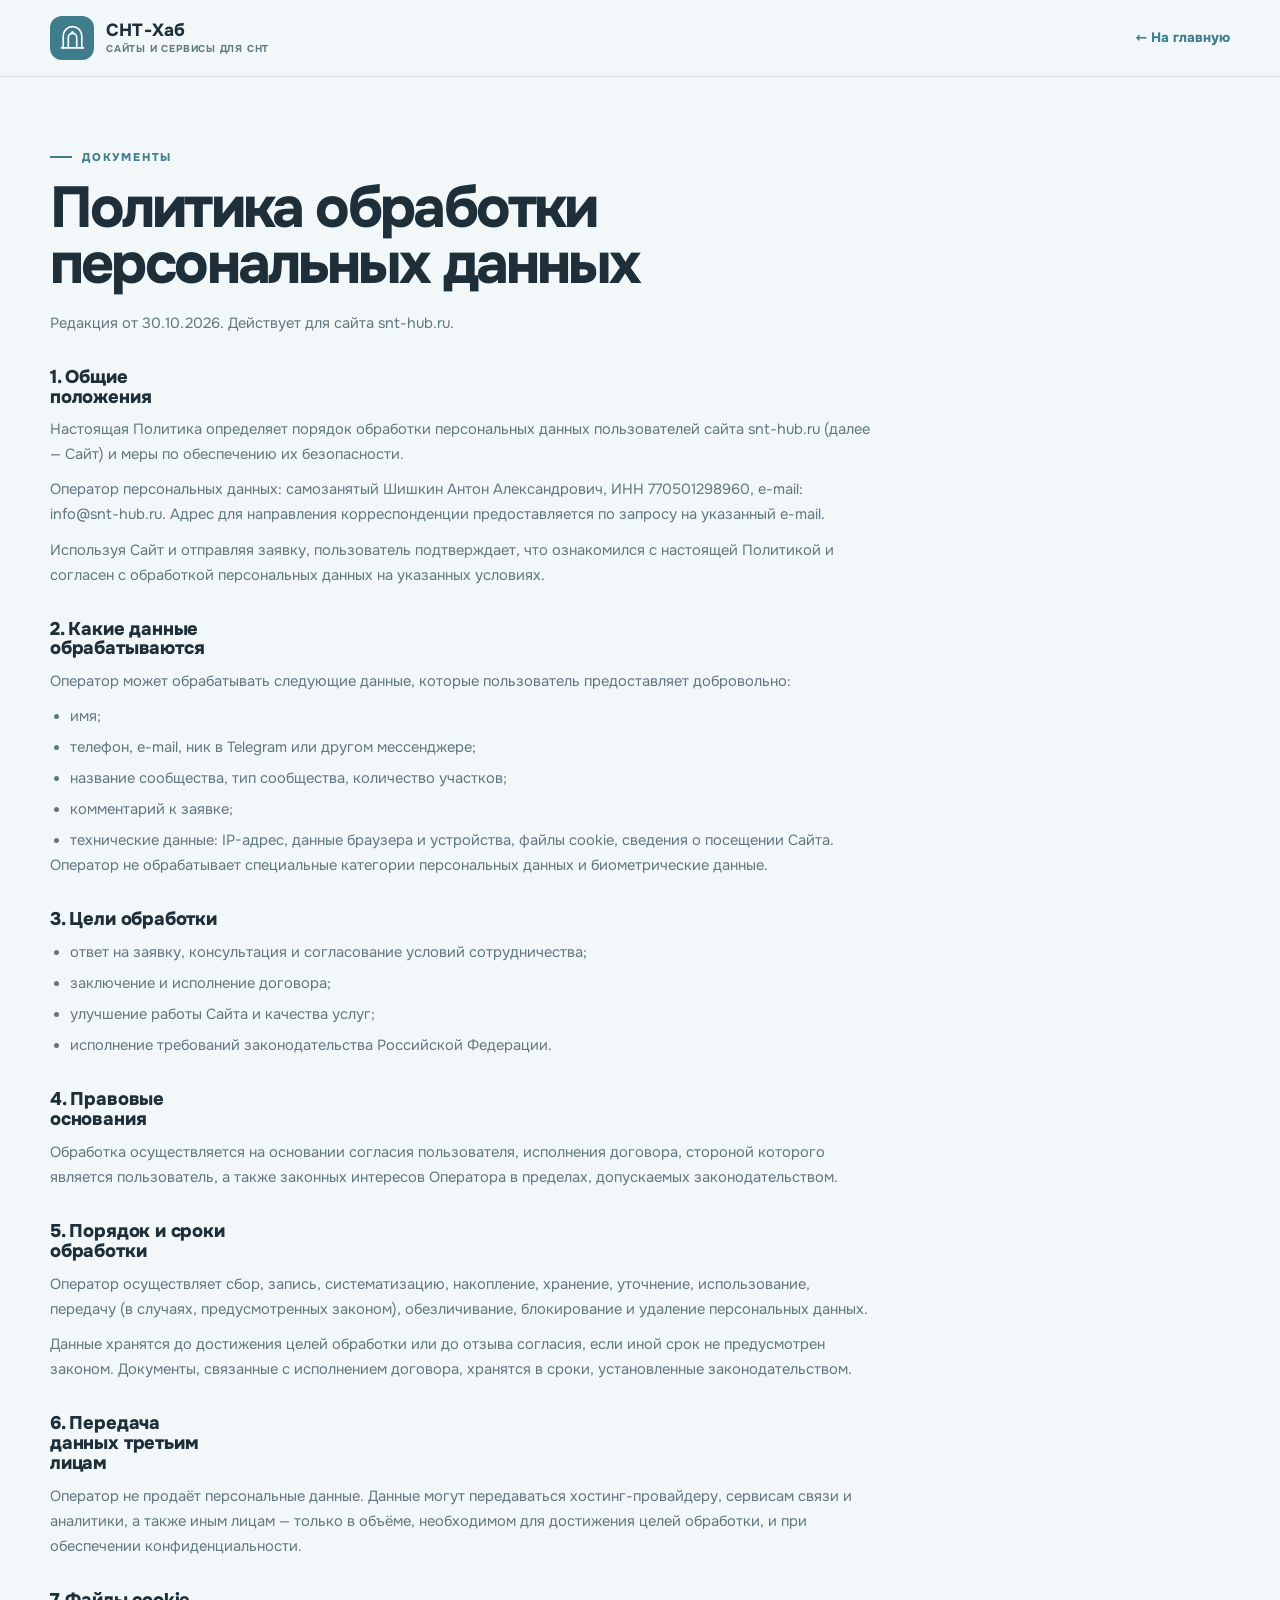
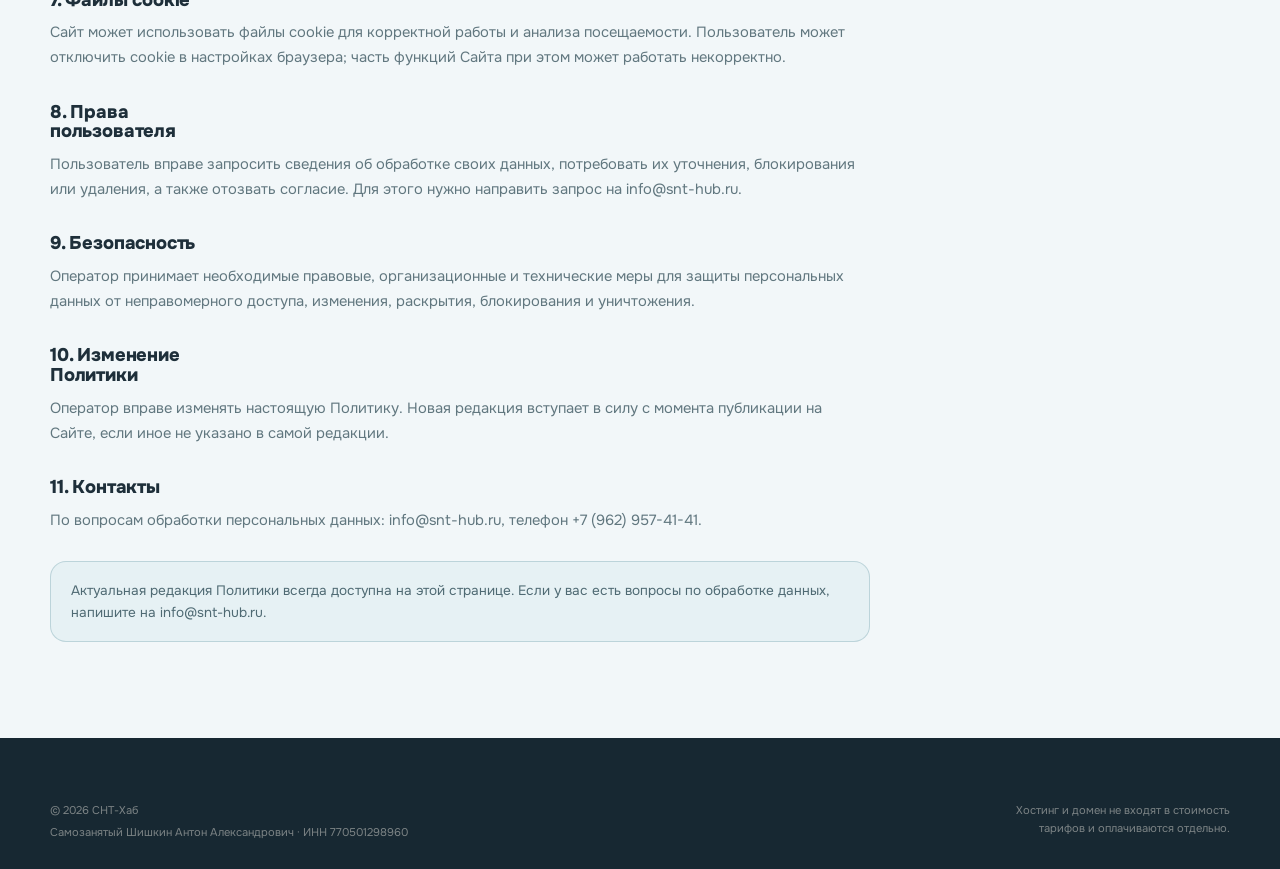
<file: privacy.html>
<!doctype html>
<html lang="ru">
<head>
  <meta charset="utf-8">
  <meta name="viewport" content="width=device-width, initial-scale=1">
  <meta name="theme-color" content="#3f7c8c">
  <title>Политика обработки персональных данных | СНТ-Хаб</title>
  <meta name="description" content="Политика обработки персональных данных сайта СНТ-Хаб.">
  <link rel="icon" href="assets/favicon.svg" type="image/svg+xml">
  <link rel="stylesheet" href="styles.css">
</head>
<body>
  <header class="legal-header">
    <div class="container legal-header__inner">
      <a class="brand" href="index.html" aria-label="СНТ-Хаб — на главную">
        <span class="brand__mark" aria-hidden="true">
          <svg viewBox="0 0 32 32" fill="none">
            <path d="M5 27V13a11 11 0 0 1 22 0v14" stroke="currentColor" stroke-width="2" stroke-linecap="round" stroke-linejoin="round"/>
            <path d="M11 27V15a5 5 0 0 1 10 0v12" stroke="currentColor" stroke-width="2" stroke-linecap="round" stroke-linejoin="round"/>
            <path d="M3 27h26" stroke="currentColor" stroke-width="2" stroke-linecap="round"/>
            <circle cx="16" cy="9" r="1.8" fill="currentColor"/>
          </svg>
        </span>
        <span class="brand__text">
          <strong>СНТ-Хаб</strong>
          <small>сайты и сервисы для СНТ</small>
        </span>
      </a>
      <a class="legal__back" href="index.html">← На главную</a>
    </div>
  </header>

  <main class="legal-page">
    <div class="container">
      <article class="legal">
        <span class="eyebrow">Документы</span>
        <h1>Политика обработки персональных данных</h1>
        <p class="legal__meta">Редакция от 30.10.2026. Действует для сайта snt-hub.ru.</p>

        <h2>1. Общие положения</h2>
        <p>Настоящая Политика определяет порядок обработки персональных данных пользователей сайта snt-hub.ru (далее — Сайт) и меры по обеспечению их безопасности.</p>
        <p>Оператор персональных данных: самозанятый Шишкин Антон Александрович, ИНН 770501298960, e-mail: info@snt-hub.ru. Адрес для направления корреспонденции предоставляется по запросу на указанный e-mail.</p>
        <p>Используя Сайт и отправляя заявку, пользователь подтверждает, что ознакомился с настоящей Политикой и согласен с обработкой персональных данных на указанных условиях.</p>

        <h2>2. Какие данные обрабатываются</h2>
        <p>Оператор может обрабатывать следующие данные, которые пользователь предоставляет добровольно:</p>
        <ul>
          <li>имя;</li>
          <li>телефон, e-mail, ник в Telegram или другом мессенджере;</li>
          <li>название сообщества, тип сообщества, количество участков;</li>
          <li>комментарий к заявке;</li>
          <li>технические данные: IP-адрес, данные браузера и устройства, файлы cookie, сведения о посещении Сайта.</li>
        </ul>
        <p>Оператор не обрабатывает специальные категории персональных данных и биометрические данные.</p>

        <h2>3. Цели обработки</h2>
        <ul>
          <li>ответ на заявку, консультация и согласование условий сотрудничества;</li>
          <li>заключение и исполнение договора;</li>
          <li>улучшение работы Сайта и качества услуг;</li>
          <li>исполнение требований законодательства Российской Федерации.</li>
        </ul>

        <h2>4. Правовые основания</h2>
        <p>Обработка осуществляется на основании согласия пользователя, исполнения договора, стороной которого является пользователь, а также законных интересов Оператора в пределах, допускаемых законодательством.</p>

        <h2>5. Порядок и сроки обработки</h2>
        <p>Оператор осуществляет сбор, запись, систематизацию, накопление, хранение, уточнение, использование, передачу (в случаях, предусмотренных законом), обезличивание, блокирование и удаление персональных данных.</p>
        <p>Данные хранятся до достижения целей обработки или до отзыва согласия, если иной срок не предусмотрен законом. Документы, связанные с исполнением договора, хранятся в сроки, установленные законодательством.</p>

        <h2>6. Передача данных третьим лицам</h2>
        <p>Оператор не продаёт персональные данные. Данные могут передаваться хостинг-провайдеру, сервисам связи и аналитики, а также иным лицам — только в объёме, необходимом для достижения целей обработки, и при обеспечении конфиденциальности.</p>

        <h2>7. Файлы cookie</h2>
        <p>Сайт может использовать файлы cookie для корректной работы и анализа посещаемости. Пользователь может отключить cookie в настройках браузера; часть функций Сайта при этом может работать некорректно.</p>

        <h2>8. Права пользователя</h2>
        <p>Пользователь вправе запросить сведения об обработке своих данных, потребовать их уточнения, блокирования или удаления, а также отозвать согласие. Для этого нужно направить запрос на info@snt-hub.ru.</p>

        <h2>9. Безопасность</h2>
        <p>Оператор принимает необходимые правовые, организационные и технические меры для защиты персональных данных от неправомерного доступа, изменения, раскрытия, блокирования и уничтожения.</p>

        <h2>10. Изменение Политики</h2>
        <p>Оператор вправе изменять настоящую Политику. Новая редакция вступает в силу с момента публикации на Сайте, если иное не указано в самой редакции.</p>

        <h2>11. Контакты</h2>
        <p>По вопросам обработки персональных данных: info@snt-hub.ru, телефон +7 (962) 957-41-41.</p>

        <div class="legal__note">
          Актуальная редакция Политики всегда доступна на этой странице. Если у вас есть вопросы по обработке данных, напишите на info@snt-hub.ru.
        </div>
      </article>
    </div>
  </main>

  <footer class="footer footer--simple">
    <div class="container">
      <div class="footer__bottom">
        <div>
          <span>© <span data-year>2026</span> СНТ-Хаб</span>
          <span>Самозанятый Шишкин Антон Александрович · ИНН 770501298960</span>
        </div>
        <p>Хостинг и домен не входят в стоимость тарифов и оплачиваются отдельно.</p>
      </div>
    </div>
  </footer>

  <script>
    const year = document.querySelector("[data-year]");
    if (year) year.textContent = String(new Date().getFullYear());
  </script>
</body>
</html>
</file>
<file: styles.css>
@font-face {
  font-family: "Onest";
  src: url("assets/fonts/onest-cyrillic.woff2") format("woff2");
  font-weight: 200 800;
  font-style: normal;
  font-display: swap;
  unicode-range: U+0301, U+0400-045F, U+0490-0491, U+04B0-04B1, U+2116;
}

@font-face {
  font-family: "Onest";
  src: url("assets/fonts/onest-latin.woff2") format("woff2");
  font-weight: 200 800;
  font-style: normal;
  font-display: swap;
  unicode-range: U+0000-00FF, U+0131, U+0152-0153, U+02BB-02BC, U+02C6, U+02DA, U+02DC, U+0304, U+0308, U+0329, U+2000-206F, U+20AC, U+2122, U+2191, U+2193, U+2212, U+2215, U+FEFF, U+FFFD;
}

@font-face {
  font-family: "Bitter";
  src: url("assets/fonts/bitter-cyrillic.woff2") format("woff2");
  font-weight: 200 800;
  font-style: normal;
  font-display: swap;
  unicode-range: U+0301, U+0400-045F, U+0490-0491, U+04B0-04B1, U+2116;
}

@font-face {
  font-family: "Bitter";
  src: url("assets/fonts/bitter-latin.woff2") format("woff2");
  font-weight: 200 800;
  font-style: normal;
  font-display: swap;
  unicode-range: U+0000-00FF, U+0131, U+0152-0153, U+02BB-02BC, U+02C6, U+02DA, U+02DC, U+0304, U+0308, U+0329, U+2000-206F, U+20AC, U+2122, U+2191, U+2193, U+2212, U+2215, U+FEFF, U+FFFD;
}

:root {
  --ink: #2a1c15;
  --ink-2: #3b2a20;
  --green: #c15a38;
  --green-soft: #f2d9c6;
  --cream: #f7ecdf;
  --paper: #fff8ef;
  --sand: #ead6c1;
  --amber: #d99a5b;
  --amber-soft: #f6e2c8;
  --terracotta: #a94a2f;
  --muted: #7a6659;
  --line: rgba(42, 28, 21, 0.14);
  --line-strong: rgba(42, 28, 21, 0.3);
  --shadow: 0 30px 80px -34px rgba(70, 40, 25, 0.35);
  --radius: 18px;
  --container: 1180px;
}

*,
*::before,
*::after {
  box-sizing: border-box;
}

html {
  scroll-behavior: smooth;
  scroll-padding-top: 96px;
  -webkit-text-size-adjust: 100%;
}

body {
  margin: 0;
  background: var(--cream);
  color: var(--ink);
  font-family: "Onest", "Segoe UI", system-ui, -apple-system, sans-serif;
  font-size: 16px;
  line-height: 1.55;
  -webkit-font-smoothing: antialiased;
  text-rendering: optimizeLegibility;
}

body.nav-open {
  overflow: hidden;
}

img,
svg {
  display: block;
  max-width: 100%;
}

a {
  color: inherit;
  text-decoration: none;
}

button,
input,
select,
textarea {
  font: inherit;
}

button {
  cursor: pointer;
}

:focus-visible {
  outline: 3px solid var(--amber);
  outline-offset: 3px;
}

::selection {
  background: var(--amber);
  color: var(--ink);
}

.skip-link {
  position: fixed;
  top: -100px;
  left: 16px;
  z-index: 200;
  padding: 10px 16px;
  border-radius: 10px;
  background: var(--ink);
  color: var(--cream);
  font-weight: 700;
  transition: top 0.2s ease;
}

.skip-link:focus {
  top: 16px;
}

.container {
  width: min(100% - 48px, var(--container));
  margin: 0 auto;
}

h1,
h2,
h3 {
  margin: 0;
  font-family: "Bitter", Georgia, "Times New Roman", serif;
  font-weight: 400;
  letter-spacing: -0.02em;
  line-height: 1.08;
  color: var(--ink);
}

h1 {
  font-size: clamp(2.65rem, 6.1vw, 5.2rem);
  max-width: 13ch;
}

h2 {
  font-size: clamp(2rem, 3.9vw, 3.35rem);
  max-width: 15ch;
}

h3 {
  font-size: 1.35rem;
}

p {
  margin: 0;
}

.eyebrow {
  display: inline-flex;
  align-items: center;
  gap: 10px;
  color: var(--green);
  font-size: 0.7rem;
  font-weight: 800;
  letter-spacing: 0.14em;
  line-height: 1.3;
  text-transform: uppercase;
}

.eyebrow::before {
  content: "";
  width: 28px;
  height: 1px;
  background: currentColor;
  opacity: 0.55;
}

.eyebrow--light {
  color: var(--amber);
}

.lead {
  max-width: 53ch;
  color: var(--muted);
  font-size: clamp(1.02rem, 1.35vw, 1.18rem);
  line-height: 1.65;
}

.section {
  padding: 96px 0;
}

.section--paper {
  background: var(--paper);
}

.section--cream {
  background: #efe9da;
}

.section--dark {
  background: var(--ink);
  color: var(--cream);
}

.section--dark h2,
.section--dark h3 {
  color: var(--cream);
}

.section--dark .eyebrow {
  color: var(--amber);
}

.section-head {
  display: grid;
  grid-template-columns: 1fr 0.5fr;
  gap: 48px;
  align-items: end;
  margin-bottom: 48px;
}

.section-head h2 {
  margin-top: 12px;
}

.section-head p {
  max-width: 44ch;
  color: var(--muted);
  font-size: 0.98rem;
  line-height: 1.65;
}

/* Header */

.site-header {
  position: sticky;
  top: 0;
  z-index: 100;
  border-bottom: 1px solid transparent;
  background: rgba(246, 242, 232, 0.86);
  backdrop-filter: blur(16px);
  -webkit-backdrop-filter: blur(16px);
  transition: border-color 0.2s ease, box-shadow 0.2s ease;
}

.site-header.is-scrolled {
  border-bottom-color: var(--line);
  box-shadow: 0 12px 32px -26px rgba(23, 53, 42, 0.55);
}

.header__inner {
  display: flex;
  align-items: center;
  justify-content: space-between;
  gap: 24px;
  min-height: 76px;
}

.brand {
  display: inline-flex;
  align-items: center;
  gap: 12px;
  flex-shrink: 0;
}

.brand__mark {
  display: grid;
  place-items: center;
  width: 44px;
  height: 44px;
  border-radius: 14px;
  background: var(--ink);
  color: var(--cream);
}

.brand__mark svg {
  width: 27px;
  height: 27px;
}

.brand__text {
  display: flex;
  flex-direction: column;
  line-height: 1.1;
}

.brand__text strong {
  font-family: "Bitter", Georgia, serif;
  font-size: 1.1rem;
  font-weight: 400;
  letter-spacing: 0.01em;
}

.brand__text small {
  margin-top: 4px;
  color: var(--muted);
  font-size: 0.62rem;
  font-weight: 700;
  letter-spacing: 0.08em;
  text-transform: uppercase;
}

.nav {
  display: flex;
  align-items: center;
  gap: 24px;
}

.nav a:not(.btn) {
  position: relative;
  padding: 6px 0;
  font-size: 0.89rem;
  font-weight: 650;
  white-space: nowrap;
}

.nav a.nav__cta {
  display: none;
}

.nav a:not(.btn)::after {
  content: "";
  position: absolute;
  right: 0;
  bottom: 0;
  left: 0;
  height: 2px;
  background: var(--amber);
  transform: scaleX(0);
  transform-origin: left;
  transition: transform 0.22s ease;
}

.nav a:not(.btn):hover::after,
.nav a:not(.btn):focus-visible::after {
  transform: scaleX(1);
}

.header__actions {
  display: flex;
  align-items: center;
  gap: 14px;
}

.header__phone {
  font-size: 0.88rem;
  font-weight: 750;
  white-space: nowrap;
}

.nav-toggle {
  display: none;
  flex-direction: column;
  justify-content: center;
  gap: 5px;
  width: 44px;
  height: 44px;
  padding: 0;
  border: 1px solid var(--line);
  border-radius: 13px;
  background: transparent;
  color: var(--ink);
}

.nav-toggle span {
  display: block;
  width: 18px;
  height: 1.5px;
  margin: 0 auto;
  background: currentColor;
  transition: transform 0.2s ease, opacity 0.2s ease;
}

.nav-toggle[aria-expanded="true"] span:nth-child(1) {
  transform: translateY(6.5px) rotate(45deg);
}

.nav-toggle[aria-expanded="true"] span:nth-child(2) {
  opacity: 0;
}

.nav-toggle[aria-expanded="true"] span:nth-child(3) {
  transform: translateY(-6.5px) rotate(-45deg);
}

/* Buttons */

.btn {
  display: inline-flex;
  align-items: center;
  justify-content: center;
  gap: 10px;
  padding: 14px 24px;
  border: 1px solid transparent;
  border-radius: 999px;
  font-size: 0.94rem;
  font-weight: 750;
  line-height: 1;
  white-space: nowrap;
  transition: transform 0.18s ease, background-color 0.18s ease, border-color 0.18s ease, color 0.18s ease;
}

.btn:hover {
  transform: translateY(-1px);
}

.btn--primary {
  background: var(--ink);
  color: var(--cream);
}

.btn--primary:hover {
  background: var(--green);
}

.btn--accent {
  background: var(--amber);
  color: var(--ink);
}

.btn--accent:hover {
  background: #e3b15c;
}

.btn--outline {
  border-color: var(--line-strong);
  background: transparent;
  color: var(--ink);
}

.btn--outline:hover {
  border-color: var(--ink);
  background: rgba(23, 53, 42, 0.04);
}

.btn--sm {
  padding: 11px 18px;
  font-size: 0.84rem;
}

.btn--lg {
  padding: 17px 30px;
  font-size: 1rem;
}

.btn--full {
  width: 100%;
}

.btn .icon {
  width: 18px;
  height: 18px;
}

.icon {
  fill: none;
  stroke: currentColor;
  stroke-width: 1.8;
  stroke-linecap: round;
  stroke-linejoin: round;
}

/* Hero */

.hero {
  position: relative;
  overflow: hidden;
  padding: 68px 0 88px;
}

.hero::before {
  content: "";
  position: absolute;
  inset: 0;
  background:
    radial-gradient(circle at 82% 18%, rgba(215, 162, 75, 0.16), transparent 34%),
    radial-gradient(circle at 12% 84%, rgba(47, 93, 69, 0.09), transparent 32%),
    linear-gradient(180deg, rgba(251, 248, 240, 0.5), transparent 60%);
  pointer-events: none;
}

.hero__grid {
  position: relative;
  display: grid;
  grid-template-columns: 1.02fr 0.98fr;
  gap: 64px;
  align-items: center;
}

.hero__copy {
  max-width: 620px;
}

.hero h1 {
  margin: 18px 0 22px;
}

.hero h1 em {
  font-style: normal;
  color: var(--green);
  background-image: linear-gradient(transparent 68%, rgba(215, 162, 75, 0.34) 0);
  -webkit-box-decoration-break: clone;
  box-decoration-break: clone;
}

.hero .lead {
  margin-bottom: 30px;
}

.hero__actions {
  display: flex;
  flex-wrap: wrap;
  gap: 12px;
}

.hero__points {
  display: flex;
  flex-wrap: wrap;
  gap: 14px 24px;
  margin: 28px 0 0;
  padding: 0;
  color: var(--muted);
  font-size: 0.84rem;
  list-style: none;
}

.hero__points li {
  display: flex;
  align-items: center;
  gap: 8px;
}

.hero__points span {
  display: grid;
  place-items: center;
  width: 20px;
  height: 20px;
  border-radius: 50%;
  background: var(--green-soft);
  color: var(--green);
  font-size: 0.68rem;
  font-weight: 800;
}

.hero__visual {
  position: relative;
}

.browser-card {
  overflow: hidden;
  border: 1px solid var(--line);
  border-radius: 22px;
  background: #fff;
  box-shadow: var(--shadow);
  transform: rotate(-1.4deg);
  transition: transform 0.35s ease;
}

.hero__visual:hover .browser-card {
  transform: rotate(0);
}

.browser-card__bar {
  display: flex;
  align-items: center;
  gap: 6px;
  padding: 12px 16px;
  border-bottom: 1px solid var(--line);
  background: #f3efe5;
}

.browser-card__bar > span:not(.browser-card__url) {
  width: 8px;
  height: 8px;
  border-radius: 50%;
  background: #c9c2b2;
}

.browser-card__url {
  margin-left: 10px;
  padding: 4px 12px;
  border: 1px solid var(--line);
  border-radius: 999px;
  background: #fff;
  color: var(--muted);
  font-size: 0.68rem;
}

.cabinet {
  padding: 22px;
}

.cabinet__head {
  display: flex;
  align-items: flex-start;
  justify-content: space-between;
  gap: 16px;
  margin-bottom: 18px;
}

.cabinet__label {
  display: block;
  margin-bottom: 4px;
  color: var(--muted);
  font-size: 0.63rem;
  font-weight: 800;
  letter-spacing: 0.12em;
  text-transform: uppercase;
}

.cabinet__head strong {
  font-family: "Bitter", Georgia, serif;
  font-size: 1.5rem;
  font-weight: 400;
}

.badge {
  display: inline-flex;
  align-items: center;
  padding: 6px 10px;
  border-radius: 999px;
  font-size: 0.63rem;
  font-weight: 800;
  white-space: nowrap;
}

.badge--green {
  background: #e1efdf;
  color: #2f5d45;
}

.badge--amber {
  background: var(--amber);
  color: var(--ink);
}

.cabinet__grid {
  display: grid;
  grid-template-columns: 1fr 1fr;
  gap: 10px;
}

.metric {
  padding: 13px 14px;
  border: 1px solid rgba(23, 53, 42, 0.06);
  border-radius: 14px;
  background: #f7f3e9;
}

.metric span {
  display: block;
  margin-bottom: 4px;
  color: var(--muted);
  font-size: 0.68rem;
}

.metric strong {
  display: block;
  font-size: 1.28rem;
  line-height: 1.1;
}

.metric small {
  display: block;
  margin-top: 3px;
  color: var(--muted);
  font-size: 0.64rem;
}

.cabinet__request {
  display: flex;
  align-items: center;
  justify-content: space-between;
  gap: 12px;
  margin-top: 12px;
  padding: 14px;
  border-radius: 14px;
  background: var(--ink);
  color: var(--cream);
}

.cabinet__request .cabinet__label {
  color: rgba(246, 242, 232, 0.55);
}

.cabinet__request strong {
  font-size: 0.88rem;
  font-weight: 600;
}

.cabinet__footer {
  display: flex;
  gap: 18px;
  margin-top: 16px;
  padding-top: 14px;
  border-top: 1px solid var(--line);
  color: var(--muted);
  font-size: 0.7rem;
}

.hero__float {
  position: absolute;
  bottom: -24px;
  left: -18px;
  display: flex;
  align-items: center;
  gap: 12px;
  max-width: 290px;
  padding: 12px 16px;
  border: 1px solid var(--line);
  border-radius: 18px;
  background: #fff;
  box-shadow: 0 18px 40px -24px rgba(23, 53, 42, 0.45);
}

.hero__float-icon {
  display: grid;
  place-items: center;
  flex-shrink: 0;
  width: 34px;
  height: 34px;
  border-radius: 50%;
  background: var(--green-soft);
  color: var(--green);
  font-size: 0.8rem;
  font-weight: 800;
}

.hero__float strong {
  display: block;
  font-size: 0.8rem;
}

.hero__float span {
  display: block;
  color: var(--muted);
  font-size: 0.68rem;
}

/* Trust bar */

.trust-bar {
  background: var(--ink);
  color: var(--cream);
}

.trust-bar__inner {
  display: flex;
  flex-wrap: wrap;
  justify-content: space-between;
  gap: 12px 24px;
  padding: 18px 0;
  font-size: 0.7rem;
  font-weight: 750;
  letter-spacing: 0.07em;
  text-transform: uppercase;
}

.trust-bar__inner span {
  display: flex;
  align-items: center;
  gap: 9px;
}

.trust-bar__inner span::before {
  content: "";
  width: 5px;
  height: 5px;
  border-radius: 50%;
  background: var(--amber);
}

/* Problems */

.problem-grid {
  display: grid;
  grid-template-columns: repeat(4, 1fr);
  gap: 14px;
}

.problem-card {
  display: flex;
  flex-direction: column;
  min-height: 220px;
  padding: 24px;
  border: 1px solid var(--line);
  border-radius: 20px;
  background: var(--paper);
}

.problem-card__num {
  margin-bottom: auto;
  color: var(--amber);
  font-family: "Bitter", Georgia, serif;
  font-size: 1.5rem;
}

.problem-card h3 {
  margin: 28px 0 10px;
  font-family: "Onest", sans-serif;
  font-size: 1.02rem;
  font-weight: 800;
  line-height: 1.3;
  letter-spacing: -0.01em;
}

.problem-card p {
  color: var(--muted);
  font-size: 0.87rem;
  line-height: 1.6;
}

.solution-band {
  display: grid;
  grid-template-columns: 0.8fr 1.2fr;
  gap: 36px;
  align-items: center;
  margin-top: 22px;
  padding: 32px 36px;
  border-radius: 24px;
  background: var(--ink);
  color: var(--cream);
}

.solution-band h3 {
  margin-top: 8px;
  color: var(--cream);
  font-size: clamp(1.7rem, 3vw, 2.4rem);
}

.solution-band p {
  max-width: 60ch;
  color: rgba(246, 242, 232, 0.74);
  line-height: 1.65;
}

/* Features */

.feature-grid {
  display: grid;
  grid-template-columns: repeat(3, 1fr);
  gap: 14px;
}

.feature-card {
  padding: 26px;
  border: 1px solid var(--line);
  border-radius: 20px;
  background: #fff;
  transition: transform 0.22s ease, border-color 0.22s ease, box-shadow 0.22s ease;
}

.feature-card:hover {
  transform: translateY(-3px);
  border-color: rgba(23, 53, 42, 0.22);
  box-shadow: 0 22px 50px -36px rgba(23, 53, 42, 0.45);
}

.feature-card__icon {
  display: grid;
  place-items: center;
  width: 46px;
  height: 46px;
  margin-bottom: 20px;
  border-radius: 14px;
  background: var(--green-soft);
  color: var(--green);
}

.feature-card__icon svg {
  width: 23px;
  height: 23px;
  fill: none;
  stroke: currentColor;
  stroke-width: 1.7;
  stroke-linecap: round;
  stroke-linejoin: round;
}

.feature-card h3 {
  margin-bottom: 8px;
  font-family: "Onest", sans-serif;
  font-size: 1.02rem;
  font-weight: 800;
  letter-spacing: -0.01em;
}

.feature-card p {
  color: var(--muted);
  font-size: 0.87rem;
  line-height: 1.6;
}

.compare {
  display: grid;
  grid-template-columns: 1fr 1fr;
  gap: 14px;
  margin-top: 22px;
}

.compare__col {
  padding: 28px;
  border: 1px solid var(--line);
  border-radius: 20px;
}

.compare__col--muted {
  background: transparent;
}

.compare__col--accent {
  background: var(--ink);
  color: var(--cream);
}

.compare__label {
  color: var(--muted);
  font-size: 0.65rem;
  font-weight: 800;
  letter-spacing: 0.12em;
  text-transform: uppercase;
}

.compare__col--accent .compare__label {
  color: var(--amber);
}

.compare h3 {
  margin: 8px 0 20px;
  font-size: 1.6rem;
}

.compare ul {
  display: grid;
  gap: 10px;
  margin: 0;
  padding: 0;
  list-style: none;
}

.compare li {
  display: flex;
  gap: 10px;
  font-size: 0.88rem;
  line-height: 1.5;
}

.compare li span {
  display: grid;
  place-items: center;
  flex-shrink: 0;
  width: 20px;
  height: 20px;
  border-radius: 50%;
  font-size: 0.68rem;
  font-weight: 800;
}

.compare__col--muted li span {
  background: rgba(23, 53, 42, 0.06);
  color: var(--muted);
}

.compare__col--accent li {
  color: rgba(246, 242, 232, 0.85);
}

.compare__col--accent li span {
  background: rgba(246, 242, 232, 0.12);
  color: var(--amber);
}

/* About */

.about__grid {
  display: grid;
  grid-template-columns: 1.05fr 0.95fr;
  gap: 64px;
  align-items: center;
}

.about__copy h2 {
  max-width: 18ch;
  margin: 12px 0 20px;
}

.about__lead {
  max-width: 54ch;
  color: rgba(246, 242, 232, 0.74);
  font-size: 1.02rem;
  line-height: 1.7;
}

.about__list {
  display: grid;
  gap: 14px;
  margin: 26px 0 30px;
  padding: 0;
  list-style: none;
}

.about__list li {
  position: relative;
  padding-left: 30px;
  color: rgba(246, 242, 232, 0.66);
  font-size: 0.9rem;
  line-height: 1.6;
}

.about__list li::before {
  content: "";
  position: absolute;
  top: 0.6em;
  left: 0;
  width: 14px;
  height: 2px;
  background: var(--amber);
}

.about__list strong {
  color: var(--cream);
}

.about__card {
  padding: 36px;
  border-radius: 24px;
  background: var(--cream);
  color: var(--ink);
  box-shadow: 0 30px 80px -34px rgba(0, 0, 0, 0.5);
}

.about__quote-mark {
  display: block;
  margin-bottom: 14px;
  color: var(--amber);
  font-family: "Bitter", Georgia, serif;
  font-size: 4.5rem;
  line-height: 0.7;
}

.about__card blockquote {
  margin: 0;
  color: var(--ink);
  font-family: "Bitter", Georgia, serif;
  font-size: clamp(1.4rem, 2.2vw, 1.85rem);
  line-height: 1.35;
  letter-spacing: -0.02em;
}

.about__signature {
  display: flex;
  align-items: center;
  gap: 12px;
  margin-top: 28px;
  padding-top: 22px;
  border-top: 1px solid var(--line);
}

.about__avatar {
  display: grid;
  place-items: center;
  flex-shrink: 0;
  width: 42px;
  height: 42px;
  border-radius: 50%;
  background: var(--ink);
  color: var(--cream);
  font-weight: 800;
}

.about__signature strong {
  display: block;
  font-size: 0.84rem;
}

.about__signature span {
  display: block;
  color: var(--muted);
  font-size: 0.7rem;
}

.about__tags {
  display: flex;
  flex-wrap: wrap;
  gap: 8px;
  margin-top: 20px;
}

.about__tags span {
  padding: 5px 10px;
  border: 1px solid var(--line);
  border-radius: 999px;
  color: var(--muted);
  font-size: 0.64rem;
}

/* Pricing */

.pricing-grid {
  display: grid;
  grid-template-columns: repeat(3, 1fr);
  gap: 16px;
  align-items: stretch;
}

.price-card {
  position: relative;
  display: flex;
  flex-direction: column;
  padding: 30px;
  border: 1px solid var(--line);
  border-radius: 24px;
  background: var(--paper);
}

.price-card--featured {
  border-color: var(--ink);
  background: var(--ink);
  color: var(--cream);
  box-shadow: var(--shadow);
  transform: translateY(-8px);
}

.price-card__badge {
  position: absolute;
  top: -12px;
  left: 30px;
  padding: 6px 12px;
  border-radius: 999px;
  background: var(--amber);
  color: var(--ink);
  font-size: 0.63rem;
  font-weight: 800;
  letter-spacing: 0.1em;
  text-transform: uppercase;
}

.price-card__tag {
  margin-bottom: 14px;
  color: var(--muted);
  font-size: 0.65rem;
  font-weight: 800;
  letter-spacing: 0.12em;
  text-transform: uppercase;
}

.price-card--featured .price-card__tag {
  color: rgba(246, 242, 232, 0.55);
}

.price-card h3 {
  margin-bottom: 10px;
  font-size: 2rem;
}

.price {
  display: flex;
  align-items: baseline;
  gap: 6px;
}

.price strong {
  font-family: "Bitter", Georgia, serif;
  font-size: clamp(2.4rem, 4vw, 3.3rem);
  font-weight: 400;
  line-height: 1;
}

.price span {
  font-family: "Bitter", Georgia, serif;
  font-size: 1.4rem;
}

.price__note {
  margin: 8px 0 22px;
  color: var(--muted);
  font-size: 0.7rem;
}

.price-card--featured .price__note {
  color: rgba(246, 242, 232, 0.52);
}

.price-list {
  display: grid;
  gap: 10px;
  margin: 0 0 24px;
  padding: 0;
  list-style: none;
}

.price-list li {
  position: relative;
  padding-left: 24px;
  color: var(--muted);
  font-size: 0.84rem;
  line-height: 1.5;
}

.price-list li::before {
  content: "✓";
  position: absolute;
  top: 0;
  left: 0;
  color: var(--green);
  font-weight: 800;
}

.price-card--featured .price-list li {
  color: rgba(246, 242, 232, 0.82);
}

.price-card--featured .price-list li::before {
  color: var(--amber);
}

.price-card .btn {
  margin-top: auto;
}

.price-card--featured .btn--accent {
  color: var(--ink);
}

.price-card__support {
  margin: 14px 0 0;
  color: var(--muted);
  font-size: 0.73rem;
  text-align: center;
}

.price-card--featured .price-card__support {
  color: rgba(246, 242, 232, 0.65);
}

.price-card__support strong {
  color: var(--ink);
}

.price-card--featured .price-card__support strong {
  color: var(--cream);
}

.price-card__support span {
  opacity: 0.72;
}

.hosting-note {
  display: flex;
  gap: 16px;
  align-items: flex-start;
  margin-top: 22px;
  padding: 20px 22px;
  border: 1px solid rgba(215, 162, 75, 0.42);
  border-radius: 18px;
  background: #fbf1d8;
}

.hosting-note__icon {
  display: grid;
  place-items: center;
  flex-shrink: 0;
  width: 36px;
  height: 36px;
  border-radius: 50%;
  background: var(--amber);
  color: var(--ink);
}

.hosting-note__icon svg {
  width: 20px;
  height: 20px;
  fill: none;
  stroke: currentColor;
  stroke-width: 1.8;
  stroke-linecap: round;
  stroke-linejoin: round;
}

.hosting-note strong {
  display: block;
  margin-bottom: 4px;
  font-size: 0.94rem;
}

.hosting-note p {
  color: #6b5a36;
  font-size: 0.84rem;
  line-height: 1.55;
}

.support-grid {
  display: grid;
  grid-template-columns: 1fr 1fr;
  gap: 14px;
  margin-top: 14px;
}

.support-card {
  padding: 22px;
  border: 1px solid var(--line);
  border-radius: 18px;
  background: rgba(255, 255, 255, 0.45);
}

.support-card h3 {
  margin-bottom: 8px;
  font-family: "Onest", sans-serif;
  font-size: 0.98rem;
  font-weight: 800;
}

.support-card p {
  margin-bottom: 8px;
  color: var(--muted);
  font-size: 0.84rem;
  line-height: 1.55;
}

.support-card span {
  color: var(--terracotta);
  font-size: 0.7rem;
}

/* Addons */

.addon-grid {
  display: grid;
  grid-template-columns: repeat(3, 1fr);
  gap: 14px;
}

.addon-card {
  padding: 24px;
  border: 1px solid var(--line);
  border-radius: 18px;
  background: var(--paper);
}

.addon-card__num {
  color: var(--amber);
  font-family: "Bitter", Georgia, serif;
  font-size: 1.2rem;
}

.addon-card h3 {
  margin: 18px 0 8px;
  font-family: "Onest", sans-serif;
  font-size: 0.98rem;
  font-weight: 800;
}

.addon-card p {
  color: var(--muted);
  font-size: 0.84rem;
  line-height: 1.6;
}

/* Case */

.case__grid {
  display: grid;
  grid-template-columns: 0.9fr 1.1fr;
  gap: 56px;
  align-items: center;
}

.case__copy h2 {
  max-width: 12ch;
  margin: 12px 0 18px;
}

.case__copy > p {
  max-width: 48ch;
  color: var(--muted);
  line-height: 1.7;
}

.checklist {
  display: grid;
  gap: 10px;
  margin: 24px 0 28px;
  padding: 0;
  list-style: none;
}

.checklist li {
  display: flex;
  gap: 10px;
  font-size: 0.88rem;
  line-height: 1.5;
}

.checklist span {
  display: grid;
  place-items: center;
  flex-shrink: 0;
  width: 20px;
  height: 20px;
  border-radius: 50%;
  background: var(--green-soft);
  color: var(--green);
  font-size: 0.68rem;
  font-weight: 800;
}

.case__shot {
  position: relative;
  display: block;
  overflow: hidden;
  border: 1px solid var(--line);
  border-radius: 22px;
  background: #fff;
  box-shadow: var(--shadow);
}

.case__shot img {
  width: 100%;
  height: auto;
}

.case__shot-overlay {
  position: absolute;
  bottom: 14px;
  left: 14px;
  padding: 6px 10px;
  border-radius: 999px;
  background: rgba(23, 53, 42, 0.88);
  color: var(--cream);
  font-size: 0.68rem;
  backdrop-filter: blur(6px);
}

.case__caption {
  display: block;
  margin-top: 10px;
  color: var(--muted);
  font-size: 0.7rem;
  text-align: right;
}

/* Steps */

.steps {
  display: grid;
  grid-template-columns: repeat(5, 1fr);
  gap: 14px;
  margin: 0;
  padding: 0;
  list-style: none;
}

.step {
  position: relative;
  padding: 22px;
  border: 1px solid var(--line);
  border-radius: 18px;
  background: #fff;
}

.step:not(:last-child)::after {
  content: "";
  position: absolute;
  top: 39px;
  right: -14px;
  width: 14px;
  height: 1px;
  background: var(--line);
}

.step__num {
  display: grid;
  place-items: center;
  width: 34px;
  height: 34px;
  margin-bottom: 18px;
  border-radius: 50%;
  background: var(--ink);
  color: var(--cream);
  font-size: 0.7rem;
  font-weight: 800;
}

.step h3 {
  margin-bottom: 8px;
  font-family: "Onest", sans-serif;
  font-size: 0.92rem;
  font-weight: 800;
  line-height: 1.3;
}

.step p {
  color: var(--muted);
  font-size: 0.8rem;
  line-height: 1.55;
}

/* FAQ */

.faq-layout {
  display: grid;
  grid-template-columns: 0.7fr 1.3fr;
  gap: 56px;
  align-items: start;
}

.faq-aside {
  position: sticky;
  top: 110px;
}

.faq-aside h2 {
  margin: 10px 0 14px;
}

.faq-aside p {
  max-width: 34ch;
  color: var(--muted);
  line-height: 1.6;
}

.link-arrow {
  display: inline-flex;
  align-items: center;
  gap: 8px;
  margin-top: 16px;
  color: var(--green);
  font-size: 0.88rem;
  font-weight: 750;
}

.accordion {
  display: grid;
  gap: 10px;
}

.accordion details {
  border: 1px solid var(--line);
  border-radius: 16px;
  background: var(--paper);
}

.accordion summary {
  display: flex;
  align-items: center;
  justify-content: space-between;
  gap: 16px;
  padding: 18px 20px;
  font-size: 0.9rem;
  font-weight: 750;
  list-style: none;
  cursor: pointer;
}

.accordion summary::-webkit-details-marker {
  display: none;
}

.accordion__icon {
  position: relative;
  flex-shrink: 0;
  width: 20px;
  height: 20px;
}

.accordion__icon::before,
.accordion__icon::after {
  content: "";
  position: absolute;
  top: 50%;
  left: 50%;
  width: 12px;
  height: 1.5px;
  background: var(--ink);
  transform: translate(-50%, -50%);
  transition: transform 0.2s ease;
}

.accordion__icon::after {
  transform: translate(-50%, -50%) rotate(90deg);
}

.accordion details[open] .accordion__icon::after {
  transform: translate(-50%, -50%) rotate(0);
}

.accordion__body {
  padding: 0 20px 20px;
  color: var(--muted);
  font-size: 0.86rem;
  line-height: 1.65;
}

.accordion__body p {
  margin: 0;
}

.accordion code {
  padding: 2px 5px;
  border-radius: 4px;
  background: rgba(23, 53, 42, 0.06);
  font-size: 0.85em;
}

/* Contact */

.contact__grid {
  display: grid;
  grid-template-columns: 1fr 0.9fr;
  gap: 64px;
  align-items: start;
}

.contact__copy h2 {
  max-width: 12ch;
  margin: 12px 0 18px;
}

.contact__copy > p {
  max-width: 46ch;
  color: rgba(246, 242, 232, 0.72);
  line-height: 1.65;
}

.contact-links {
  display: grid;
  gap: 10px;
  max-width: 430px;
  margin-top: 32px;
}

.contact-links a {
  display: flex;
  align-items: center;
  gap: 14px;
  padding: 12px 14px;
  border: 1px solid rgba(246, 242, 232, 0.14);
  border-radius: 14px;
  transition: background-color 0.2s ease, border-color 0.2s ease;
}

.contact-links a:hover {
  border-color: rgba(246, 242, 232, 0.3);
  background: rgba(246, 242, 232, 0.06);
}

.contact-links__icon {
  display: grid;
  place-items: center;
  flex-shrink: 0;
  width: 38px;
  height: 38px;
  border-radius: 50%;
  background: rgba(246, 242, 232, 0.1);
  color: var(--amber);
}

.contact-links__icon svg {
  width: 18px;
  height: 18px;
  fill: none;
  stroke: currentColor;
  stroke-width: 1.7;
  stroke-linecap: round;
  stroke-linejoin: round;
}

.contact-links small {
  display: block;
  margin-bottom: 2px;
  color: rgba(246, 242, 232, 0.5);
  font-size: 0.62rem;
  font-weight: 700;
  letter-spacing: 0.1em;
  text-transform: uppercase;
}

.contact-links strong {
  display: block;
  font-size: 0.88rem;
  font-weight: 600;
}

.form-card {
  padding: 30px;
  border-radius: 24px;
  background: var(--cream);
  color: var(--ink);
  box-shadow: 0 30px 80px -30px rgba(0, 0, 0, 0.4);
}

.form-card h3 {
  margin-bottom: 8px;
  color: var(--ink);
  font-size: 2rem;
}

.form-card > p {
  margin-bottom: 22px;
  color: var(--muted);
  font-size: 0.86rem;
  line-height: 1.55;
}

.lead-form {
  display: grid;
  grid-template-columns: 1fr 1fr;
  gap: 14px;
}

.field {
  display: flex;
  flex-direction: column;
  gap: 6px;
}

.field--full {
  grid-column: 1 / -1;
}

.field label {
  color: var(--ink);
  font-size: 0.7rem;
  font-weight: 750;
  letter-spacing: 0.03em;
}

.field input,
.field select,
.field textarea {
  width: 100%;
  padding: 12px 14px;
  border: 1px solid rgba(23, 53, 42, 0.18);
  border-radius: 12px;
  background: #fff;
  color: var(--ink);
  font-size: 0.88rem;
  transition: border-color 0.2s ease, box-shadow 0.2s ease;
}

.field input::placeholder,
.field textarea::placeholder {
  color: #9a9f95;
}

.field input:focus,
.field select:focus,
.field textarea:focus {
  outline: none;
  border-color: var(--green);
  box-shadow: 0 0 0 3px rgba(47, 93, 69, 0.14);
}

.field textarea {
  min-height: 88px;
  resize: vertical;
}

.checkbox {
  display: flex;
  gap: 10px;
  align-items: flex-start;
  color: var(--muted);
  font-size: 0.72rem;
  line-height: 1.45;
}

.checkbox input {
  flex-shrink: 0;
  width: 16px;
  height: 16px;
  margin-top: 2px;
  accent-color: var(--green);
}

.checkbox a {
  color: var(--green);
  text-decoration: underline;
  text-underline-offset: 2px;
}

.lead-form .btn--full {
  grid-column: 1 / -1;
}

.form-note {
  grid-column: 1 / -1;
  margin: 0;
  color: var(--muted);
  font-size: 0.7rem;
  text-align: center;
}

.form-note a {
  color: var(--green);
  text-decoration: underline;
  text-underline-offset: 2px;
}

.form-status {
  display: none;
  grid-column: 1 / -1;
  padding: 12px 14px;
  border-radius: 12px;
  font-size: 0.8rem;
  line-height: 1.5;
}

.form-status.is-visible {
  display: block;
}

.form-status.is-success {
  background: #e1efdf;
  color: #24483a;
}

.form-status.is-error {
  background: #f7e0d9;
  color: #8a3a25;
}

.form-status a {
  font-weight: 750;
  text-decoration: underline;
  text-underline-offset: 2px;
}

/* Legal page */

.legal-header {
  border-bottom: 1px solid var(--line);
  background: var(--cream);
}

.legal-header__inner {
  display: flex;
  align-items: center;
  justify-content: space-between;
  gap: 24px;
  min-height: 76px;
}

.legal-page {
  padding: 64px 0 96px;
}

.legal {
  max-width: 820px;
}

.legal h1 {
  max-width: 18ch;
  margin: 14px 0 18px;
  font-size: clamp(2.2rem, 4.5vw, 3.6rem);
}

.legal__meta {
  margin-bottom: 32px;
  color: var(--muted);
  font-size: 0.8rem;
}

.legal h2 {
  margin: 32px 0 10px;
  font-family: "Onest", sans-serif;
  font-size: 1.15rem;
  font-weight: 800;
  letter-spacing: -0.01em;
}

.legal p,
.legal li {
  color: var(--muted);
  font-size: 0.92rem;
  line-height: 1.7;
}

.legal p + p {
  margin-top: 10px;
}

.legal ul {
  display: grid;
  gap: 6px;
  margin: 10px 0 0;
  padding-left: 20px;
}

.legal__note {
  margin-top: 28px;
  padding: 18px 20px;
  border: 1px solid rgba(215, 162, 75, 0.42);
  border-radius: 16px;
  background: #fbf1d8;
  color: #6b5a36;
  font-size: 0.85rem;
  line-height: 1.6;
}

.legal__back {
  display: inline-flex;
  align-items: center;
  gap: 8px;
  color: var(--green);
  font-size: 0.85rem;
  font-weight: 750;
}

.footer--simple {
  padding: 28px 0;
}

.footer--simple .footer__bottom {
  padding-top: 0;
  border-top: 0;
}

/* Footer */

.footer {
  padding: 64px 0 28px;
  background: #10251e;
  color: rgba(246, 242, 232, 0.72);
}

.footer__top {
  display: grid;
  grid-template-columns: 1.6fr repeat(3, 0.7fr);
  gap: 40px;
  padding-bottom: 40px;
  border-bottom: 1px solid rgba(246, 242, 232, 0.12);
}

.brand--light .brand__mark {
  background: var(--cream);
  color: var(--ink);
}

.brand--light .brand__text strong {
  color: var(--cream);
}

.brand--light .brand__text small {
  color: rgba(246, 242, 232, 0.5);
}

.footer__brand p {
  max-width: 34ch;
  margin-top: 18px;
  font-size: 0.84rem;
  line-height: 1.6;
}

.footer__col h3 {
  margin-bottom: 16px;
  color: rgba(246, 242, 232, 0.45);
  font-family: "Onest", sans-serif;
  font-size: 0.68rem;
  font-weight: 800;
  letter-spacing: 0.12em;
  text-transform: uppercase;
}

.footer__col nav {
  display: grid;
  gap: 10px;
}

.footer__col a {
  font-size: 0.84rem;
  transition: color 0.2s ease;
}

.footer__col a:hover {
  color: var(--cream);
}

.footer__bottom {
  display: flex;
  justify-content: space-between;
  gap: 24px;
  padding-top: 24px;
  color: rgba(246, 242, 232, 0.45);
  font-size: 0.7rem;
}

.footer__bottom div {
  display: grid;
  gap: 4px;
}

.footer__bottom p {
  max-width: 36ch;
  text-align: right;
}

.to-top {
  position: fixed;
  right: 24px;
  bottom: 24px;
  z-index: 80;
  display: grid;
  place-items: center;
  width: 46px;
  height: 46px;
  border: 1px solid var(--line);
  border-radius: 50%;
  background: var(--cream);
  color: var(--ink);
  box-shadow: 0 10px 30px -12px rgba(23, 53, 42, 0.45);
  opacity: 0;
  visibility: hidden;
  transform: translateY(10px);
  transition: opacity 0.2s ease, visibility 0.2s ease, transform 0.2s ease;
}

.to-top.is-visible {
  opacity: 1;
  visibility: visible;
  transform: none;
}

.to-top svg {
  width: 18px;
  height: 18px;
  fill: none;
  stroke: currentColor;
  stroke-width: 1.8;
  stroke-linecap: round;
  stroke-linejoin: round;
}

/* Reveal */

.js [data-reveal] {
  opacity: 0;
  transform: translateY(18px);
  transition: opacity 0.7s ease, transform 0.7s ease;
}

.js [data-reveal].is-visible {
  opacity: 1;
  transform: none;
}

/* Responsive */

@media (max-width: 1180px) {
  .header__phone {
    display: none;
  }

  .hero__grid {
    gap: 40px;
  }
}

@media (max-width: 980px) {
  .nav {
    position: fixed;
    top: 76px;
    right: 18px;
    left: 18px;
    z-index: 90;
    display: flex;
    flex-direction: column;
    align-items: stretch;
    gap: 4px;
    padding: 14px;
    border: 1px solid var(--line);
    border-radius: 20px;
    background: var(--paper);
    box-shadow: var(--shadow);
    opacity: 0;
    visibility: hidden;
    transform: translateY(-8px);
    transition: opacity 0.2s ease, visibility 0.2s ease, transform 0.2s ease;
  }

  .nav.is-open {
    opacity: 1;
    visibility: visible;
    transform: none;
  }

  .nav a:not(.btn) {
    padding: 12px 14px;
    border-radius: 12px;
  }

  .nav a:not(.btn):hover {
    background: var(--cream);
  }

  .nav a:not(.btn)::after {
    display: none;
  }

  .nav a.nav__cta {
    display: inline-flex;
    width: 100%;
    margin-top: 8px;
  }

  .header__actions .btn {
    display: none;
  }

  .nav-toggle {
    display: inline-flex;
  }

  .hero {
    padding: 52px 0 72px;
  }

  .hero__grid,
  .about__grid,
  .case__grid,
  .contact__grid {
    grid-template-columns: 1fr;
  }

  .about__grid {
    gap: 32px;
  }

  .about__copy h2 {
    max-width: 20ch;
  }

  .about__card {
    max-width: 680px;
  }

  .hero__visual {
    max-width: 560px;
  }

  .hero__float {
    bottom: -18px;
    left: auto;
    right: 8px;
  }

  .section-head {
    grid-template-columns: 1fr;
    gap: 18px;
  }

  .section-head p {
    max-width: 60ch;
  }

  .problem-grid,
  .feature-grid {
    grid-template-columns: repeat(2, 1fr);
  }

  .pricing-grid {
    grid-template-columns: 1fr;
    max-width: 560px;
  }

  .price-card--featured {
    transform: none;
  }

  .case__copy h2 {
    max-width: 16ch;
  }

  .case__visual {
    max-width: 680px;
  }

  .steps {
    grid-template-columns: repeat(3, 1fr);
  }

  .step:not(:last-child)::after {
    display: none;
  }

  .faq-layout {
    grid-template-columns: 1fr;
    gap: 28px;
  }

  .faq-aside {
    position: static;
  }

  .faq-aside p {
    max-width: 60ch;
  }

  .footer__top {
    grid-template-columns: 1fr 1fr;
  }
}

@media (max-width: 720px) {
  .container {
    width: min(100% - 36px, var(--container));
  }

  .section {
    padding: 72px 0;
  }

  .header__inner {
    min-height: 70px;
  }

  .brand__mark {
    width: 40px;
    height: 40px;
  }

  .brand__text strong {
    font-size: 1rem;
  }

  .brand__text small {
    font-size: 0.56rem;
  }

  .hero h1 {
    font-size: clamp(2.5rem, 11vw, 3.8rem);
  }

  .hero__actions .btn {
    width: 100%;
  }

  .hero__points {
    display: grid;
    gap: 10px;
  }

  .hero__float {
    position: relative;
    right: auto;
    bottom: auto;
    max-width: none;
    margin-top: 14px;
  }

  .trust-bar__inner {
    justify-content: flex-start;
    gap: 10px 18px;
    font-size: 0.62rem;
  }

  .problem-grid,
  .feature-grid,
  .compare,
  .addon-grid,
  .support-grid {
    grid-template-columns: 1fr;
  }

  .problem-card {
    min-height: 0;
  }

  .problem-card__num {
    margin-bottom: 18px;
  }

  .problem-card h3 {
    margin-top: 0;
  }

  .solution-band {
    grid-template-columns: 1fr;
    gap: 16px;
    padding: 26px;
  }

  .about__card {
    padding: 26px;
  }

  .about__list {
    margin: 22px 0 26px;
  }

  .compare__col {
    padding: 22px;
  }

  .price-card {
    padding: 26px;
  }

  .hosting-note {
    padding: 18px;
  }

  .case__copy h2 {
    max-width: none;
  }

  .steps {
    grid-template-columns: 1fr;
  }

  .step {
    display: grid;
    grid-template-columns: auto 1fr;
    column-gap: 14px;
    align-items: start;
  }

  .step__num {
    grid-row: span 2;
    margin-bottom: 0;
  }

  .step h3 {
    margin-top: 6px;
  }

  .lead-form {
    grid-template-columns: 1fr;
  }

  .field--full,
  .lead-form .btn--full,
  .form-note,
  .form-status {
    grid-column: auto;
  }

  .form-card {
    padding: 24px;
  }

  .contact__grid {
    gap: 36px;
  }

  .footer__top {
    grid-template-columns: 1fr;
    gap: 28px;
  }

  .footer__bottom {
    flex-direction: column;
  }

  .footer__bottom p {
    max-width: none;
    text-align: left;
  }

  .to-top {
    right: 16px;
    bottom: 16px;
  }
}

@media (max-width: 380px) {
  .container {
    width: min(100% - 28px, var(--container));
  }

  .brand__text small {
    display: none;
  }

  .cabinet {
    padding: 16px;
  }

  .cabinet__grid {
    grid-template-columns: 1fr;
  }

  .cabinet__request {
    align-items: flex-start;
    flex-direction: column;
  }

  .price-card__badge {
    left: 22px;
  }
}

@media (prefers-reduced-motion: reduce) {
  html {
    scroll-behavior: auto;
  }

  .js [data-reveal] {
    opacity: 1;
    transform: none;
    transition: none;
  }

  *,
  *::before,
  *::after {
    animation-duration: 0.01ms !important;
    animation-iteration-count: 1 !important;
    transition-duration: 0.01ms !important;
  }
}

/* Warm editorial redesign: cocoa, clay, apricot and honey */

body {
  background: var(--cream);
  font-family: "Onest", "Segoe UI", system-ui, sans-serif;
}

h1,
h2,
h3 {
  font-family: "Bitter", Georgia, serif;
  font-weight: 600;
  letter-spacing: -0.035em;
}

h1 {
  max-width: 12.5ch;
  font-size: clamp(2.5rem, 5.2vw, 4.6rem);
  line-height: 1.02;
}

h2 {
  font-size: clamp(1.9rem, 3.5vw, 3.05rem);
}

h3 {
  font-weight: 600;
}

.eyebrow {
  color: var(--green);
  font-weight: 800;
  letter-spacing: 0.16em;
}

.eyebrow::before {
  width: 22px;
  height: 2px;
  opacity: 1;
}

.section--cream {
  background: #f0dfcd;
}

.section--paper {
  background: var(--paper);
}

.site-header {
  background: rgba(247, 236, 223, 0.9);
}

.site-header.is-scrolled {
  box-shadow: 0 12px 32px -26px rgba(70, 40, 25, 0.45);
}

.brand__mark {
  border-radius: 12px;
  background: var(--green);
  color: var(--paper);
}

.brand__text strong {
  font-family: "Bitter", Georgia, serif;
  font-weight: 600;
}

.brand__text small {
  color: var(--muted);
}

.nav a:not(.btn) {
  font-weight: 600;
}

.nav a:not(.btn)::after {
  height: 2px;
  background: var(--green);
}

.btn {
  border-radius: 10px;
  font-weight: 700;
}

.btn--primary {
  background: var(--ink);
  color: var(--paper);
}

.btn--primary:hover {
  background: var(--green);
}

.btn--accent {
  background: var(--green);
  color: var(--paper);
}

.btn--accent:hover {
  background: var(--terracotta);
}

.btn--outline {
  border-color: var(--line-strong);
}

.btn--outline:hover {
  border-color: var(--ink);
  background: rgba(42, 28, 21, 0.05);
}

.hero {
  padding: 72px 0 96px;
  background:
    radial-gradient(circle at 88% 8%, rgba(217, 154, 91, 0.28), transparent 28%),
    linear-gradient(135deg, #f9e6d1 0%, #fbf3e8 48%, #f1d3b8 100%);
}

.hero::before {
  background:
    radial-gradient(circle at 86% 18%, rgba(193, 90, 56, 0.14), transparent 34%),
    radial-gradient(circle at 8% 86%, rgba(217, 154, 91, 0.12), transparent 32%);
}

.hero h1 {
  margin-top: 20px;
}

.hero h1 em {
  color: var(--green);
  background-image: linear-gradient(transparent 66%, rgba(193, 90, 56, 0.16) 0);
}

.hero .lead {
  max-width: 50ch;
}

.hero__visual::before {
  content: "";
  position: absolute;
  inset: -36px -24px 58px 24px;
  z-index: 0;
  border-radius: 260px 260px 24px 24px;
  background: linear-gradient(155deg, #e8a57d 0%, #c15a38 100%);
  opacity: 0.95;
}

.browser-card {
  position: relative;
  z-index: 1;
  border-radius: 18px;
  transform: rotate(-1.2deg);
  box-shadow: 0 34px 80px -30px rgba(94, 45, 26, 0.5);
}

.hero__visual:hover .browser-card {
  transform: rotate(0);
}

.browser-card__bar {
  background: #f1e1d1;
}

.browser-card__url {
  background: var(--paper);
}

.cabinet {
  background: var(--paper);
}

.metric {
  background: #f9eee3;
  border-color: rgba(42, 28, 21, 0.08);
}

.badge--green {
  background: var(--green-soft);
  color: var(--terracotta);
}

.badge--amber {
  background: var(--amber);
  color: var(--ink);
}

.cabinet__request {
  background: var(--ink);
  color: var(--paper);
}

.hero__float {
  z-index: 2;
  border-radius: 14px;
  background: var(--paper);
}

.hero__float-icon {
  background: var(--green);
  color: var(--paper);
}

.trust-bar {
  background: var(--ink);
  color: var(--cream);
}

.trust-bar__inner span::before {
  background: var(--amber);
}

.problem-card {
  border-radius: 16px;
  background: var(--paper);
}

.problem-card__num {
  color: var(--green);
}

.solution-band {
  border-radius: 18px;
  background: var(--green);
  color: var(--paper);
}

.solution-band h3 {
  color: var(--paper);
}

.solution-band p {
  color: rgba(255, 248, 239, 0.82);
}

.solution-band .eyebrow {
  color: var(--amber-soft);
}

.feature-card {
  border-radius: 16px;
  background: #fffdf8;
}

.feature-card__icon {
  background: var(--green-soft);
  color: var(--green);
}

.compare__col {
  border-radius: 16px;
}

.compare__col--accent {
  background: var(--ink);
}

.about__card {
  border-radius: 18px;
  background: var(--paper);
}

.about__quote-mark {
  color: var(--green);
}

.about__avatar {
  background: var(--green);
  color: var(--paper);
}

.about__tags span {
  border-color: var(--line);
}

.price-card {
  border-radius: 18px;
  background: var(--paper);
}

.price-card--featured {
  border-color: var(--ink);
  background: var(--ink);
}

.price-card__badge {
  border-radius: 6px;
  background: var(--green);
  color: var(--paper);
}

.price-list li::before {
  color: var(--green);
}

.price-card--featured .price-list li::before {
  color: var(--amber);
}

.price-card__support strong {
  color: var(--ink);
}

.price-card--featured .price-card__support strong {
  color: var(--cream);
}

.hosting-note {
  border-color: rgba(193, 90, 56, 0.3);
  background: #f9e5cf;
}

.hosting-note__icon {
  background: var(--green);
  color: var(--paper);
}

.support-card {
  border-radius: 14px;
  background: rgba(255, 248, 239, 0.6);
}

.addon-card {
  border-radius: 14px;
  background: var(--paper);
}

.addon-card__num {
  color: var(--green);
}

.case__shot {
  border-radius: 18px;
}

.case__shot-overlay {
  background: rgba(42, 28, 21, 0.9);
}

.checklist span {
  background: var(--green-soft);
  color: var(--terracotta);
}

.step {
  border-radius: 14px;
  background: #fffdf8;
}

.step__num {
  background: var(--green);
  color: var(--paper);
}

.accordion details {
  border-radius: 14px;
  background: var(--paper);
}

.form-card {
  border-radius: 18px;
  background: var(--paper);
}

.form-card h3 {
  color: var(--ink);
}

.field input,
.field select,
.field textarea {
  border-radius: 10px;
  background: #fffdf9;
}

.contact-links a {
  border-radius: 12px;
}

.contact-links__icon {
  color: var(--amber);
}

.footer {
  background: #241812;
}

.brand--light .brand__mark {
  background: var(--green);
  color: var(--paper);
}

.to-top {
  background: var(--paper);
}

.legal__note {
  border-color: rgba(193, 90, 56, 0.3);
  background: #f9e5cf;
  color: #6b4b3a;
}

@media (max-width: 720px) {
  .hero__visual::before {
    inset: -18px -10px 30px 10px;
    border-radius: 180px 180px 18px 18px;
  }

  .hero h1 {
    max-width: 12ch;
    font-size: clamp(2.35rem, 10.5vw, 3.5rem);
  }
}

/* Cool airy redesign: blue-gray, dusty blue, coral accent */

:root {
  --ink: #1e2f3a;
  --ink-2: #2b4552;
  --green: #3f7c8c;
  --green-soft: #dcebf0;
  --cream: #f2f7f9;
  --paper: #ffffff;
  --sand: #dbe8ec;
  --amber: #e79a78;
  --amber-soft: #f8e3d8;
  --terracotta: #c96f52;
  --muted: #61777f;
  --line: rgba(30, 47, 58, 0.12);
  --line-strong: rgba(30, 47, 58, 0.25);
  --shadow: 0 30px 80px -34px rgba(30, 47, 58, 0.28);
}

body {
  background: var(--cream);
  color: var(--ink);
  font-family: "Onest", "Segoe UI", system-ui, sans-serif;
}

h1,
h2,
h3 {
  font-family: "Onest", "Segoe UI", system-ui, sans-serif;
  font-weight: 750;
  letter-spacing: -0.05em;
}

h1 {
  max-width: 12.5ch;
  font-size: clamp(2.65rem, 5.6vw, 4.9rem);
  line-height: 0.98;
}

h2 {
  font-size: clamp(2rem, 3.6vw, 3.1rem);
}

h3 {
  font-weight: 700;
}

.eyebrow {
  color: var(--green);
}

.section--cream {
  background: #e8f1f4;
}

.section--paper {
  background: var(--paper);
}

.site-header {
  background: rgba(242, 247, 249, 0.9);
}

.site-header.is-scrolled {
  box-shadow: 0 12px 32px -26px rgba(30, 47, 58, 0.35);
}

.brand__mark {
  border-radius: 12px;
  background: var(--green);
  color: #fff;
}

.brand__text strong {
  font-family: "Onest", sans-serif;
  font-weight: 750;
}

.brand__text small {
  color: var(--muted);
}

.nav a:not(.btn)::after {
  background: var(--green);
}

.btn {
  border-radius: 8px;
}

.btn--primary {
  background: var(--ink);
  color: #fff;
}

.btn--primary:hover {
  background: var(--ink-2);
}

.btn--accent {
  background: var(--amber);
  color: var(--ink);
}

.btn--accent:hover {
  background: #d98a68;
}

.btn--outline {
  border-color: var(--line-strong);
  color: var(--ink);
}

.btn--outline:hover {
  border-color: var(--green);
  background: rgba(63, 124, 140, 0.06);
}

.hero {
  background:
    radial-gradient(circle at 88% 6%, rgba(63, 124, 140, 0.18), transparent 30%),
    radial-gradient(circle at 10% 88%, rgba(231, 154, 120, 0.1), transparent 30%),
    linear-gradient(135deg, #e8f3f7 0%, #f8fbfc 48%, #dcecf1 100%);
}

.hero::before {
  background: none;
}

.hero h1 em {
  color: var(--green);
  background-image: linear-gradient(transparent 68%, rgba(63, 124, 140, 0.16) 0);
}

.hero__visual::before {
  content: "";
  position: absolute;
  inset: -58px -28px 42px 28px;
  z-index: 0;
  border-radius: 50%;
  background: radial-gradient(circle at 32% 28%, #d9eef4 0%, #a9ced8 55%, #7fb2bf 100%);
  box-shadow: 0 0 0 1px rgba(63, 124, 140, 0.08);
  opacity: 0.9;
}

.browser-card {
  border-radius: 16px;
  transform: rotate(-1deg);
  box-shadow: 0 34px 80px -30px rgba(30, 47, 58, 0.35);
}

.browser-card__bar {
  background: #e4f0f4;
}

.browser-card__url {
  background: #fff;
}

.cabinet__head strong {
  font-family: "Onest", sans-serif;
  font-weight: 650;
}

.metric {
  background: #f1f8fa;
  border-color: rgba(63, 124, 140, 0.12);
}

.badge--green {
  background: #dcebf0;
  color: var(--green);
}

.badge--amber {
  background: var(--amber);
  color: var(--ink);
}

.cabinet__request {
  background: var(--ink);
  color: #fff;
}

.hero__float {
  border-radius: 12px;
  background: #fff;
  box-shadow: 0 18px 40px -24px rgba(30, 47, 58, 0.4);
}

.hero__float-icon {
  background: var(--green);
  color: #fff;
}

.trust-bar {
  background: var(--ink);
  color: #f2f7f9;
}

.trust-bar__inner span::before {
  background: var(--amber);
}

.problem-card {
  border-color: var(--line);
  border-radius: 14px;
  background: #fff;
}

.problem-card__num {
  color: var(--green);
  font-family: "Onest", sans-serif;
  font-weight: 600;
}

.solution-band {
  border-radius: 16px;
  background: var(--green);
  color: #fff;
}

.solution-band h3 {
  color: #fff;
}

.solution-band p {
  color: rgba(255, 255, 255, 0.8);
}

.solution-band .eyebrow {
  color: #f8e3d8;
}

.feature-card {
  border-radius: 14px;
  background: #fff;
}

.feature-card__icon {
  background: var(--green-soft);
  color: var(--green);
}

.compare__col {
  border-radius: 14px;
}

.compare__col--accent {
  background: var(--ink);
}

.compare__col--accent li span {
  color: var(--amber);
}

.about__card {
  border-radius: 16px;
  background: #fff;
}

.about__quote-mark {
  color: var(--amber);
}

.about__card blockquote {
  font-family: "Bitter", Georgia, serif;
  font-weight: 400;
  letter-spacing: -0.02em;
}

.about__avatar {
  background: var(--green);
  color: #fff;
}

.about__tags span {
  border-color: var(--line);
  color: var(--muted);
}

.price-card {
  border-radius: 16px;
  background: #fff;
}

.price-card--featured {
  border-color: var(--ink);
  background: var(--ink);
}

.price-card__badge {
  border-radius: 6px;
  background: var(--amber);
  color: var(--ink);
}

.price strong,
.price span {
  font-family: "Onest", sans-serif;
  font-weight: 700;
  letter-spacing: -0.05em;
}

.price-list li::before {
  color: var(--green);
}

.price-card--featured .price-list li::before {
  color: var(--amber);
}

.price-card__support strong {
  color: var(--ink);
}

.price-card--featured .price-card__support strong {
  color: #fff;
}

.hosting-note {
  border-color: rgba(63, 124, 140, 0.25);
  background: #e6f1f4;
}

.hosting-note__icon {
  background: var(--green);
  color: #fff;
}

.hosting-note p {
  color: #4f6a73;
}

.support-card {
  border-radius: 12px;
  background: #f7fbfc;
}

.support-card span {
  color: var(--terracotta);
}

.addon-card {
  border-radius: 12px;
  background: #fff;
}

.addon-card__num {
  color: var(--green);
  font-family: "Onest", sans-serif;
  font-weight: 600;
}

.case__shot {
  border-radius: 16px;
}

.case__shot-overlay {
  background: rgba(30, 47, 58, 0.9);
}

.checklist span {
  background: var(--green-soft);
  color: var(--green);
}

.step {
  border-radius: 12px;
  background: #fff;
}

.step__num {
  background: var(--green);
  color: #fff;
}

.accordion details {
  border-radius: 12px;
  background: #fff;
}

.form-card {
  border-radius: 16px;
  background: #fff;
}

.form-card h3 {
  color: var(--ink);
  font-family: "Onest", sans-serif;
}

.field input,
.field select,
.field textarea {
  border-radius: 8px;
  background: #f8fbfc;
}

.contact-links a {
  border-radius: 10px;
}

.contact-links__icon {
  color: var(--amber);
}

.footer {
  background: #172832;
}

.brand--light .brand__mark {
  background: var(--green);
  color: #fff;
}

.to-top {
  border-color: var(--line);
  background: #fff;
}

.legal__note {
  border-color: rgba(63, 124, 140, 0.25);
  background: #e6f1f4;
  color: #4f6a73;
}

@media (max-width: 720px) {
  .hero__visual::before {
    inset: -28px -12px 30px 12px;
    border-radius: 50%;
  }

  .hero h1 {
    max-width: 12ch;
    font-size: clamp(2.4rem, 10.5vw, 3.5rem);
  }
}
</file>
